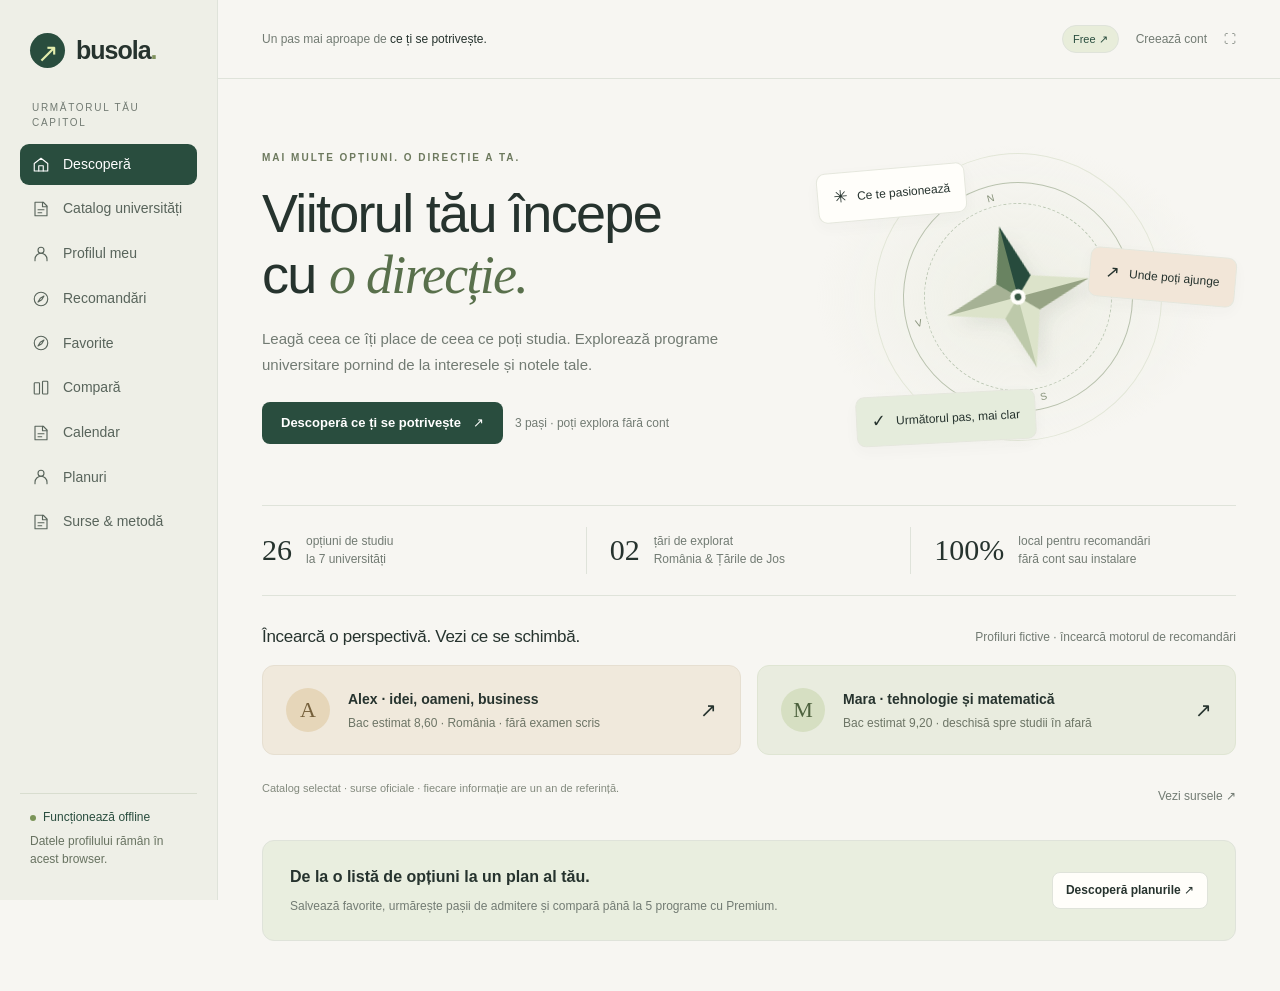
<file: public/index.html>
<!DOCTYPE html>
<html lang="ro"><head><meta charset="UTF-8"><meta name="viewport" content="width=device-width, initial-scale=1"><meta name="description" content="Busola — explorează programele universitare pe baza intereselor și a cerințelor de admitere."><title>Busola — găsește-ți direcția</title><style>:root{--paper:#f7f6f2;--card:#fffefa;--ink:#26332e;--muted:#727b73;--line:#dfE3da;--green:#294d3e;--lime:#e4eead;--rose:#f3ded7;--gold:#f2e5c8;--blue:#dfe9f0;--sage:#e1eadf;--shadow:0 8px 30px #26332e06}*{box-sizing:border-box}body{margin:0;background:var(--paper);color:var(--ink);font-family:'Segoe UI',Arial,sans-serif;font-size:15px;line-height:1.55}button,input,select{font:inherit}button,a,input,select{outline-offset:4px}button{cursor:pointer}button{color:inherit}button:disabled{cursor:default;opacity:.45}a{color:var(--green)}button:focus-visible,a:focus-visible,input:focus-visible,select:focus-visible{outline:3px solid #7d9b56}svg{display:block}h1,h2,h3,p{margin:0}h1,h2{letter-spacing:-1.7px;line-height:1.13}h1{font-size:54px;font-weight:500}h2{font-size:36px;font-weight:500}h3{font-size:18px;line-height:1.35;letter-spacing:-.3px}small{font-size:12px}button{border:0}button svg{width:18px;height:18px}.shell{display:grid;grid-template-columns:218px 1fr;min-height:100vh}.sidebar{background:#eeefe7;border-right:1px solid var(--line);padding:31px 20px;display:flex;flex-direction:column;position:sticky;top:0;height:100vh}.brand{display:flex;align-items:center;gap:11px;text-decoration:none;font-size:25px;font-weight:650;letter-spacing:-1px;background:none;padding:0 10px}.brandmark{width:35px;height:35px;background:var(--green);color:var(--lime);border-radius:50%;display:grid;place-items:center;font-size:26px;font-weight:400}.brand small{font-size:10px;letter-spacing:1px;font-weight:400}.navlabel{font-size:10px;letter-spacing:1.7px;color:var(--muted);margin:48px 12px 13px}.nav{display:flex;flex-direction:column;gap:7px}.nav button{display:flex;align-items:center;gap:13px;text-align:left;background:none;padding:12px;border-radius:9px;color:#58645b;font-size:14px}.nav button:hover{background:#e3e7db}.nav button.active{background:var(--green);color:#fff}.nav button span:last-child:not(:nth-child(2)){margin-left:auto;font-size:11px;background:#ffffff22;border-radius:20px;padding:1px 6px}.side-bottom{margin-top:auto;border-top:1px solid #d8ddcf;padding:20px 10px 0;color:#677260;font-size:12px}.side-bottom strong{display:block;color:var(--green);font-weight:500;margin-bottom:5px}.dot{display:inline-block;width:6px;height:6px;border-radius:50%;background:#7a9458;margin-right:7px}.workspace{min-width:0}.topbar{height:79px;border-bottom:1px solid var(--line);padding:0 44px;display:flex;align-items:center;justify-content:space-between;gap:14px;font-size:12px;color:var(--muted)}.topbar strong{font-weight:500;color:var(--ink)}.toptools{display:flex;align-items:center;gap:17px}.quiet{background:none;padding:7px 0;color:var(--muted);font-size:12px}.quiet:hover{color:var(--green);text-decoration:underline}.pill{display:inline-flex;align-items:center;gap:6px;font-size:11px;line-height:1.35;padding:6px 10px;border:1px solid var(--line);border-radius:30px;background:#fafbf6;color:#5f6c59}.main{max-width:1440px;margin:auto;padding:38px 44px 50px;animation:appear .3s ease}.eyebrow{text-transform:uppercase;font-size:10px;letter-spacing:2px;font-weight:600;color:#6d795e;margin-bottom:18px}.hero{display:grid;grid-template-columns:1.15fr 1fr;min-height:360px;align-items:center;gap:35px}.hero h1{max-width:570px}.serif{font-family:Georgia,serif;font-style:italic;color:#59704c}.intro{max-width:470px;margin-top:20px;color:var(--muted);font-size:15px;line-height:1.7}.actions{display:flex;align-items:center;gap:12px;flex-wrap:wrap;margin-top:25px}.btn{display:inline-flex;justify-content:center;align-items:center;gap:12px;border-radius:8px;padding:12px 19px;background:var(--green);color:white;text-decoration:none;font-size:13px;font-weight:550;line-height:1.4}.btn:hover{background:#1f3d30}.btn.secondary{background:var(--card);color:var(--ink);border:1px solid var(--line)}.btn.secondary:hover{background:#ecefe6}.btn.light{background:var(--lime);color:var(--green)}.btn.small{padding:9px 13px;font-size:12px}.muted{color:var(--muted)}.tiny{font-size:12px}.compass-scene{height:330px;position:relative;display:grid;place-items:center;isolation:isolate;background:radial-gradient(ellipse,#e7eadc88 0%,transparent 65%)}.compass-ring{width:230px;height:230px;border-radius:50%;border:1px solid #b9c2ae;position:relative;display:grid;place-items:center;transform:rotate(-15deg)}.compass-ring:before{content:'';position:absolute;inset:20px;border-radius:50%;border:1px dashed #bec9b6}.compass-ring:after{content:'';position:absolute;inset:-30px;border-radius:50%;border:1px solid #e2e6d7}.compass-ring svg{width:170px;height:170px;filter:drop-shadow(5px 9px 8px #32423015)}.axis{position:absolute;color:#859078;font-size:10px;letter-spacing:2px}.north{top:4px}.south{bottom:4px}.east{right:8px}.west{left:8px}.float-card{position:absolute;background:#fffefa;border:1px solid #e5e7dd;padding:11px 15px;border-radius:9px;box-shadow:0 5px 15px #34443208;z-index:1;font-size:12px;display:flex;align-items:center;gap:10px}.float-card b{font-size:17px;font-weight:400}.float-card.one{left:4%;top:36px;transform:rotate(-5deg)}.float-card.two{right:0;top:120px;transform:rotate(5deg);background:#f2e6d8}.float-card.three{left:13%;bottom:19px;transform:rotate(-3deg);background:#e5ecdc}.statstrip{display:grid;grid-template-columns:repeat(3,1fr);border-top:1px solid var(--line);border-bottom:1px solid var(--line);padding:21px 0;margin:28px 0 30px}.stat{padding:0 23px;border-right:1px solid var(--line);display:flex;gap:14px;align-items:center}.stat:first-child{padding-left:0}.stat:last-child{border:0}.stat b{font-family:Georgia,serif;font-size:30px;font-weight:400}.stat span{font-size:12px;line-height:1.5;color:var(--muted)}.section-top{display:flex;justify-content:space-between;align-items:center;gap:20px;margin-bottom:17px}.section-top h3{font-size:17px;font-weight:500}.demo-grid{display:grid;grid-template-columns:1fr 1fr;gap:16px}.demo-card{padding:21px 23px;border-radius:12px;background:#e9ecdf;display:flex;gap:18px;align-items:center;text-align:left;border:1px solid #dfe5d3;transition:transform .15s}.demo-card:hover{transform:translateY(-3px)}.demo-card.gold{background:#f0e9dc;border-color:#e6dfd1}.demo-card .avatar{width:44px;height:44px;display:grid;place-items:center;border-radius:50%;background:#d6dfc2;color:#4c613d;font-family:Georgia,serif;font-size:22px}.demo-card.gold .avatar{background:#e6d6b9;color:#75603b}.demo-card p{font-size:12px;color:#6d7566;margin-top:3px}.demo-card strong{font-size:14px;font-weight:600}.demo-card .arrow{margin-left:auto;font-size:20px}.footer-note{margin-top:25px;font-size:11px;color:#838a7e;display:flex;justify-content:space-between;gap:15px}.page-head{display:flex;justify-content:space-between;align-items:flex-start;gap:25px;margin-bottom:28px}.page-head p{margin-top:11px;color:var(--muted);max-width:680px;font-size:14px}.stepper{display:flex;gap:12px;margin-bottom:25px}.step{display:flex;align-items:center;gap:9px;font-size:12px;color:var(--muted);flex:1;border-bottom:2px solid var(--line);padding-bottom:14px}.step span{display:grid;place-items:center;width:24px;height:24px;border:1px solid var(--line);border-radius:50%;font-size:11px}.step.current{border-color:var(--green);color:var(--green)}.step.current span{background:var(--green);color:#fff;border-color:var(--green)}.form-layout{display:grid;grid-template-columns:1fr 260px;gap:25px}.panel{border:1px solid var(--line);background:var(--card);border-radius:13px;padding:28px;box-shadow:var(--shadow)}.panel h3{font-size:23px;font-weight:500;letter-spacing:-.5px}.panel>p{margin:9px 0 20px;font-size:13px;color:var(--muted)}.interest-grid{display:grid;grid-template-columns:1fr 1fr;gap:11px}.interest{border:1px solid var(--line);border-radius:9px;text-align:left;background:#fffefa;display:flex;gap:14px;align-items:center;padding:15px 13px;min-height:80px;position:relative}.interest:hover{background:#f4f6ec}.interest.selected{border-color:#647c4b;background:#eef3e2;box-shadow:inset 0 0 0 1px #647c4b}.interest .icon{font-size:24px;width:29px;text-align:center;color:#697959}.interest strong{display:block;font-size:13px;font-weight:550}.interest small{display:block;color:var(--muted);font-size:11px;margin-top:3px}.interest.selected:after{content:'✓';position:absolute;right:8px;top:4px;font-size:11px;color:var(--green)}.form-aside{background:#ecefe3;border-radius:13px;padding:25px;height:fit-content}.form-aside .big-symbol{font-size:32px;color:#64744f;margin-bottom:20px}.form-aside h3{font-size:18px;font-weight:500}.form-aside p{font-size:12px;color:#6e7864;margin:12px 0;line-height:1.75}.form-aside hr{border:0;border-top:1px solid #d5ddc8;margin:24px 0}.field-grid{display:grid;grid-template-columns:1fr 1fr;gap:20px}.field{display:flex;flex-direction:column;gap:7px}.field.full{grid-column:1/-1}.field label{font-size:12px;font-weight:600}.field input,.field select{background:#fffefa;border:1px solid #d4dacd;border-radius:7px;padding:11px 12px;width:100%;height:44px;color:var(--ink)}.field small{color:var(--muted);font-size:11px;font-weight:400}.field.error input{border-color:#a64d3d}.form-actions{display:flex;justify-content:space-between;align-items:center;margin-top:26px;gap:14px}.error-msg{color:#9c392e;font-size:12px;min-height:19px;margin-top:10px}.notice{padding:13px 17px;background:#edf0e3;border:1px solid #dde4cf;border-radius:8px;font-size:12px;color:#637052;line-height:1.65}.notice.warm{background:#f5ebd8;border-color:#eadcc2;color:#80643c}.notice.info{background:#edf1f3;border-color:#dce4e9;color:#526b7b}.results-header{display:flex;gap:15px;align-items:center;margin-bottom:24px}.profile-avatar{flex-shrink:0;background:var(--lime);color:var(--green);font-family:Georgia,serif;font-size:28px;width:59px;height:59px;display:grid;place-items:center;border-radius:50%}.results-header h2{font-size:32px}.results-header p{font-size:12px;color:var(--muted);margin-top:7px}.profile-chips{display:flex;gap:7px;flex-wrap:wrap;margin:20px 0}.tag{background:#edf0e6;color:#647154;font-size:10px;line-height:1.4;padding:5px 8px;border-radius:5px;display:inline-block}.tag.rose{background:var(--rose);color:#875d50}.tag.gold{background:var(--gold);color:#806333}.tag.blue{background:var(--blue);color:#4f6e83}.tag.sage{background:var(--sage);color:#4e6f4b}.results-tools{display:flex;align-items:center;justify-content:space-between;gap:15px;margin:27px 0 16px;font-size:12px}.search{background:var(--card);border:1px solid var(--line);padding:9px 12px;border-radius:7px;max-width:290px;width:100%;font-size:12px}.cards{display:grid;grid-template-columns:repeat(2,minmax(0,1fr));gap:17px}.program-card{border:1px solid var(--line);border-radius:12px;background:var(--card);padding:23px;display:flex;flex-direction:column;box-shadow:var(--shadow);transition:transform .15s}.program-card:hover{transform:translateY(-2px)}.card-top{display:flex;align-items:center;justify-content:space-between;gap:8px}.uni-icon{width:39px;height:39px;display:grid;place-items:center;background:var(--sage);border-radius:10px;font-size:11px;font-weight:650;letter-spacing:1px}.uni-icon.blue{background:var(--blue)}.uni-icon.rose{background:var(--rose)}.uni-icon.gold{background:var(--gold)}.match{font-size:11px;color:#647052;display:flex;align-items:center;gap:6px}.program-card h3{font-size:20px;font-weight:500;margin:17px 0 7px}.location{font-size:11px;color:var(--muted);margin-bottom:15px}.card-tags{display:flex;gap:6px;flex-wrap:wrap}.description{font-size:12px;line-height:1.65;color:var(--muted);margin:15px 0;min-height:40px}.metrics{display:grid;grid-template-columns:1fr 1fr;gap:15px;padding:15px 0;border-top:1px solid #edf0e7;border-bottom:1px solid #edf0e7;margin-top:auto}.metrics small{display:block;color:var(--muted);font-size:10px}.metrics strong{font-size:17px;font-weight:500;display:block;margin-top:4px}.metrics strong.text{font-size:12px;padding-top:4px}.check-preview{font-size:11px;margin:14px 0;color:#7f6b42;display:flex;align-items:flex-start;gap:6px}.check-preview.issue{color:#a04436}.card-actions{display:flex;justify-content:space-between;gap:10px;align-items:center;margin-top:3px}.compare-button{background:none;color:#6a755f;font-size:11px;padding:9px 0}.compare-button.selected{color:var(--green);font-weight:650}.comparebar{position:sticky;bottom:18px;z-index:5;margin:22px 0 0;background:var(--green);color:#fff;border-radius:10px;box-shadow:0 8px 25px #26332e25;padding:13px 20px;display:flex;justify-content:space-between;align-items:center;font-size:12px}.empty{text-align:center;border:1px dashed #cdd6c0;padding:50px 25px;border-radius:12px;background:#f2f4ea}.empty .symbol{font-size:38px;color:#7d8c6c;margin-bottom:15px}.empty h3{font-size:22px;font-weight:500}.empty p{max-width:500px;margin:12px auto 20px;font-size:13px;color:var(--muted)}.table-wrap{overflow:auto;border:1px solid var(--line);border-radius:12px;background:var(--card)}table{width:100%;border-collapse:collapse;table-layout:fixed;font-size:12px;min-width:620px}th,td{text-align:left;vertical-align:top;padding:20px;border-bottom:1px solid var(--line);border-right:1px solid var(--line)}th{font-weight:500;background:#eef1e7}th:first-child,td:first-child{width:150px;font-size:11px;color:var(--muted)}td:last-child,th:last-child{border-right:0}tr:last-child td{border-bottom:0}td p{margin-bottom:8px}.source-card{display:flex;gap:20px;align-items:flex-start;padding:23px 0;border-bottom:1px solid var(--line)}.source-card .source-number{font-family:Georgia,serif;color:#a0aa93;font-size:24px;min-width:35px}.source-card h3{font-size:15px;font-weight:550}.source-card p{font-size:12px;color:var(--muted);margin:7px 0}.source-card a{font-size:12px}.source-card:last-child{border-bottom:0}.split{display:grid;grid-template-columns:1fr 1fr;gap:20px;margin-top:24px}.split h3{font-size:18px;margin-bottom:14px}.split p,.split li{font-size:12px;color:var(--muted);line-height:1.75}.split ul{padding-left:17px}.checklist{list-style:none;padding:0;margin:18px 0}.checklist li{display:flex;align-items:flex-start;gap:10px;padding:10px 0;border-bottom:1px solid #e9ede2;font-size:12px}.check-icon{display:grid;place-items:center;flex-shrink:0;width:19px;height:19px;border-radius:50%;font-size:10px;background:#f1e7d0;color:#887045}.check-icon.ok{background:#e0ebd8;color:#53763d}.check-icon.issue{background:#f3ded6;color:#a44e3c}.detail-source{font-size:11px;color:var(--muted);line-height:1.8;margin-top:17px}.detail-source a{display:block}.detail-top{display:flex;gap:20px;align-items:center;margin-bottom:22px}.detail-top .uni-icon{width:58px;height:58px;font-size:17px}.detail-top h2{font-size:29px;letter-spacing:-1px}.detail-top p{font-size:12px;color:var(--muted);margin-top:7px}.detail-section{margin-top:25px}.detail-section h3{font-size:17px;font-weight:550}.modal{border:1px solid var(--line);border-radius:16px;padding:0;max-width:720px;width:calc(100% - 36px);max-height:88vh;color:var(--ink);background:var(--card);box-shadow:0 20px 80px #12201533}.modal::backdrop{background:#1d2d2580;backdrop-filter:blur(3px)}.modal-inside{padding:32px;overflow:auto}.modal-close{float:right;width:29px;height:29px;background:#edf0e5;border-radius:50%;font-size:18px}.toast{position:fixed;bottom:28px;left:50%;transform:translateX(-50%);z-index:20;background:#263e30;color:#fff;border-radius:9px;padding:13px 22px;font-size:13px;box-shadow:0 8px 25px #22352730;max-width:85vw}.toast[hidden]{display:none}.print-only{display:none}.method-list{display:grid;grid-template-columns:repeat(3,1fr);gap:15px;margin-top:22px}.method-list div{padding:20px;background:#f0f3e8;border-radius:10px}.method-list b{font-size:13px;display:block;margin-bottom:8px}.method-list p{font-size:12px;color:var(--muted)}@keyframes appear{from{opacity:.5;transform:translateY(6px)}to{opacity:1;transform:translateY(0)}}@media(min-width:1550px){.main{padding-top:55px}.hero{min-height:400px}.hero h1{font-size:64px}.compass-scene{height:370px}.compass-ring{width:270px;height:270px}.compass-ring svg{width:205px;height:205px}}@media(max-width:1150px){.sidebar{padding:28px 12px}.shell{grid-template-columns:185px 1fr}.main{padding:30px}.topbar{padding:0 30px}.hero{gap:5px}.hero h1{font-size:44px}.compass-ring{width:190px;height:190px}.float-card{padding:9px;font-size:10px}.form-layout{grid-template-columns:1fr 210px;gap:17px}.panel{padding:21px}.interest{padding:13px 9px;gap:8px}.interest small{font-size:10px}}@media(max-width:900px){.shell{grid-template-columns:77px 1fr}.sidebar{padding:24px 10px}.brand{padding:0;justify-content:center}.brandword,.navlabel,.nav button span,.side-bottom{display:none}.nav{margin-top:40px}.nav button{justify-content:center;padding:14px}.nav button svg{width:20px;height:20px}.form-layout{grid-template-columns:1fr}.form-aside{display:none}.hero{grid-template-columns:1.3fr 1fr}.compass-scene{height:290px}.hero h1{font-size:40px}.float-card.one{left:-10px}.float-card.three{left:0}.cards{gap:13px}.program-card{padding:18px}.demo-card{padding:17px;gap:12px}.demo-card .avatar{display:none}}@media(max-width:650px){.shell{display:block}.sidebar{height:auto;position:relative;flex-direction:row;align-items:center;justify-content:space-between;padding:13px 18px;border-right:0;border-bottom:1px solid var(--line)}.brandword{display:block;font-size:22px}.brandmark{width:29px;height:29px;font-size:22px}.nav{flex-direction:row;margin:0;gap:4px}.nav button{padding:9px}.nav button[data-go="sources"]{display:none}.topbar{height:52px;padding:0 20px;font-size:10px}.topbar .pill{display:none}.toptools{gap:10px}.main{padding:25px 20px}.hero{display:block;min-height:auto}.hero h1{font-size:42px}.compass-scene{height:240px;margin-top:15px}.compass-ring{width:165px;height:165px}.compass-ring svg{width:125px;height:125px}.float-card.one{left:15%;top:20px}.float-card.two{right:8%;top:95px}.float-card.three{left:20%;bottom:5px}.statstrip{margin:22px 0;padding:15px 0}.stat{padding:0 12px;gap:8px;align-items:flex-start;flex-direction:column}.stat b{font-size:24px}.stat span{font-size:10px}.demo-grid,.cards,.field-grid,.split,.method-list{grid-template-columns:1fr}.demo-card .avatar{display:grid}.section-top{align-items:flex-start}.section-top .tiny{display:none}.footer-note{display:block}.footer-note span{display:block;margin-top:5px}.page-head{display:block}.page-head h2{font-size:31px}.page-head .btn{margin-top:14px}.interest-grid{grid-template-columns:1fr}.step{font-size:10px;gap:5px}.step span{width:20px;height:20px}.panel{padding:20px}.results-header h2{font-size:27px}.results-header .profile-avatar{width:47px;height:47px;font-size:24px}.results-tools{flex-wrap:wrap}.search{max-width:none}.comparebar{padding:12px;font-size:11px;gap:10px}.detail-top{align-items:flex-start;gap:12px}.detail-top h2{font-size:23px}.modal-inside{padding:22px}.toptools .quiet:first-child{display:none}}@media(prefers-reduced-motion:reduce){*{animation:none!important;transition:none!important}}@media print{body{background:white;font-size:11px}.sidebar,.topbar,.actions,.card-actions,.comparebar,.results-tools,.page-head>.btn,.profile-chips button,.modal,.toast,.footer-note{display:none!important}.shell{display:block}.main{padding:0;max-width:none}.print-only{display:block;font-size:11px;padding:10px 0}.cards{display:block}.program-card{break-inside:avoid;margin:10px 0;box-shadow:none}.program-card:hover{transform:none}.description{min-height:0}.table-wrap{overflow:visible}table{min-width:0}th,td{padding:10px}.notice{break-inside:avoid}}

/* Accounts, admissions catalogue and application planner. */
.navlabel{margin-top:30px}.nav{gap:3px}.nav button{padding:10px 12px}.sidebar{overflow-y:auto}.side-bottom{padding-top:14px;margin-top:auto}.plan-pill{cursor:pointer;background:#e8edda;color:var(--green)}.upgrade-strip,.sponsor{display:flex;align-items:center;justify-content:space-between;gap:24px;padding:24px 27px;border-radius:12px;margin-top:28px;border:1px solid var(--line);background:#e9eedf}.upgrade-strip strong{font-size:16px;font-weight:550}.upgrade-strip p,.sponsor p{font-size:12px;color:var(--muted);margin-top:7px;max-width:650px}.upgrade-strip .btn,.sponsor .btn{flex-shrink:0}.sponsor{background:#f2ece0;border-color:#e3d8c3}.sponsor .eyebrow{display:block;font-size:9px;margin-bottom:9px;color:#897146}.sponsor h3{font-weight:500}.favorite-btn{width:33px;height:33px;border-radius:50%;font-size:23px;line-height:1;background:#f0f2e9;color:#6c785c;flex-shrink:0}.favorite-btn:hover,.favorite-btn.selected{background:#efdcd5;color:#975d54}.card-top .match{margin-left:auto;text-align:right}.fee-line{font-size:11px;margin:0 0 18px;padding:12px 14px;background:#f2f4ed;border-radius:7px}.fee-line strong{font-weight:550}.fee-line p{margin-top:3px;color:#596850}.fee-line small{display:block;margin-top:5px;color:var(--muted);font-size:10px}.catalog-filters{display:grid;grid-template-columns:1.2fr .8fr 1.3fr;gap:12px}.catalog-filters .search{max-width:none;font-size:13px}.catalog-filters select{min-width:0;width:100%;padding:10px;border:1px solid var(--line);border-radius:7px;background:var(--card);font-size:12px;color:var(--ink)}.future-filter{grid-column:1/-1;display:flex;align-items:center;gap:8px;font-size:12px;color:var(--muted)}input[type=checkbox]{accent-color:var(--green);width:16px;height:16px;flex-shrink:0}.modal{max-width:880px}.detail-tabs{display:flex;gap:9px;flex-wrap:wrap;margin-bottom:20px}.detail-tabs a{padding:8px 11px;background:#eef1e6;border-radius:6px;text-decoration:none;font-size:11px}.document-list{padding-left:19px;font-size:12px;color:#5b685a;line-height:1.75}.document-list li{margin:6px 0}.fact-row{padding:18px 0;border-bottom:1px solid var(--line);font-size:12px}.fact-row>div:first-child{display:flex;align-items:flex-start;justify-content:space-between;gap:15px}.fact-row strong{font-weight:600}.fact-row p{margin:8px 0;line-height:1.75;color:#5f6c60}.fact-badge{font-size:10px;padding:4px 8px;border-radius:5px;max-width:50%;text-align:right;background:#ecede6;color:#707660}.fact-badge.official{background:#e5edde;color:#4f6e43}.fact-badge.historical{background:#ece8df;color:#7b6c55}.fact-badge.estimate{background:#e7edf1;color:#5a7182}.fact-badge.unknown{background:#f4e9d6;color:#907340}.fact-sources{font-size:10px;line-height:1.8}.fact-sources a{color:#758568}.detail-source a{overflow-wrap:anywhere}.account-summary,.pricing-grid{display:grid;grid-template-columns:1fr 1fr;gap:22px}.auth-tabs{display:flex;gap:8px;border-bottom:1px solid var(--line);margin-bottom:24px;padding-bottom:14px}.auth-tabs button{font-size:12px;padding:9px 12px;border-radius:6px;background:#edf0e6;color:#627054}.auth-tabs button.active{background:var(--green);color:white}.price-card{padding:31px;border:1px solid var(--line);border-radius:14px;background:var(--card);position:relative;display:flex;flex-direction:column;align-items:flex-start}.price-card h3{font-size:25px;font-weight:500;margin-top:5px}.price-card>.eyebrow{margin-bottom:12px}.price{font-family:Georgia,serif;font-size:55px;line-height:1.2;margin:21px 0 13px}.price small{font-family:'Segoe UI',Arial,sans-serif;font-size:12px;color:var(--muted);display:inline-block}.price-card>p{font-size:13px;color:var(--muted)}.price-card ul{padding-left:20px;margin:25px 0 28px;font-size:13px;line-height:2.2;flex:1}.price-card>.btn{width:100%}.price-card>small{display:block;font-size:10px;text-align:center;width:100%;margin-top:11px}.price-card.featured{background:var(--green);color:#fff;border-color:var(--green);padding-top:54px}.featured .eyebrow,.featured .price small,.featured>p,.featured>small{color:#c2d1b9}.price-label{position:absolute;top:0;left:0;right:0;background:var(--lime);color:var(--green);border-radius:13px 13px 0 0;padding:8px 20px;font-size:10px;text-align:center;letter-spacing:1.3px}.calendar-card{margin-top:22px}.calendar-card .eyebrow{display:block;font-size:9px;margin-bottom:7px}.calendar-card h3{font-size:21px}.deadline-list{padding:15px 0;border-top:1px solid var(--line);border-bottom:1px solid var(--line)}.deadline{display:flex;align-items:flex-start;gap:20px;font-size:12px;padding:7px 0}.deadline>strong{color:var(--green);white-space:nowrap;background:#e9efdf;padding:8px 10px;border-radius:6px}.deadline small{display:block;font-size:10px;margin-top:5px}.task-list{display:grid;gap:12px;margin-top:20px;font-size:12px}.task-list label{display:flex;gap:10px;align-items:flex-start}.task-list input{margin-top:3px}.task-list label:has(input:checked) span{color:#7c8872;text-decoration:line-through}
@media(max-height:800px) and (min-width:651px){.sidebar{padding-top:20px;padding-bottom:20px}.navlabel{margin-top:22px}.nav button{padding-top:8px;padding-bottom:8px}.side-bottom{font-size:10px;padding-top:10px}.side-bottom br+br{display:none}}
@media(max-width:900px){.price-card{padding:23px}.nav{margin-top:28px}.upgrade-strip{align-items:flex-start;flex-direction:column}.catalog-filters{grid-template-columns:1fr 1fr}.catalog-filters>.search{grid-column:1/-1}}
@media(max-width:650px){.sidebar{flex-wrap:wrap;gap:12px}.nav{margin:0;overflow-x:auto;width:100%;flex-shrink:0;justify-content:space-between}.nav button{flex-shrink:0;padding:9px}.nav button[data-go="sources"]{display:flex}.topbar>span{font-size:9px}.toptools{gap:9px}.toptools .quiet:first-child{display:inline-flex}.topbar .plan-pill{display:inline-flex;font-size:10px;padding:5px 8px}.pricing-grid,.account-summary{grid-template-columns:1fr}.price-card{padding:27px}.fact-row>div:first-child{flex-direction:column;gap:7px}.fact-badge{max-width:100%;text-align:left}.sponsor{flex-direction:column;align-items:flex-start}.deadline{flex-direction:column;gap:10px}.catalog-filters{grid-template-columns:1fr}.catalog-filters>.search{grid-column:auto}.upgrade-strip,.sponsor{padding:20px}.account-summary .actions{gap:8px}.auth-tabs button{font-size:11px;padding:8px}}
@media print{.favorite-btn,.sponsor,.upgrade-strip,.catalog-filters,.auth-tabs{display:none!important}.fact-row,.calendar-card{break-inside:avoid}.fact-badge{color:#333}.price-card.featured{background:white;color:#222}.featured .eyebrow,.featured .price small,.featured>p,.featured>small{color:#333}}

/* Precise interests and contextual admission benchmarks. */
.science-interests{border:1px solid var(--line);border-radius:10px;padding:17px;margin:22px 0 0;min-width:0}.science-interests legend{font-size:14px;font-weight:600;padding:0 7px}.science-interests>p{font-size:11px;color:var(--muted);margin:0 0 14px}.program-meta{font-size:11px;color:var(--muted);margin:-4px 0 14px}.admission-overview{margin-top:0;border-top:1px solid var(--line);padding-top:15px}.personal-grade{display:flex;justify-content:space-between;align-items:center;gap:10px;margin-bottom:15px}.personal-grade small{display:block;font-size:11px;color:var(--muted)}.personal-grade strong{display:block;font-size:29px;font-weight:500;letter-spacing:-.7px}.personal-grade strong span{font-size:13px;letter-spacing:0;color:var(--muted)}.personal-grade strong.text{font-size:16px;letter-spacing:0;margin-top:4px}.personal-grade .tag{font-size:9px}.admission-method{font-size:11px;color:var(--muted);margin:0 0 14px;line-height:1.7}.history-block{background:#f2f4ec;border:1px solid #e0e6d7;border-radius:9px;padding:14px;margin:12px 0 16px}.history-heading strong{display:block;font-size:11px;font-weight:600}.history-heading>span{display:block;font-size:10px;color:var(--muted);margin-top:3px}.history-grid{display:grid;grid-template-columns:1fr 1fr;gap:12px;margin:13px 0}.history-value>span{display:block;font-size:10px;color:var(--muted)}.history-value>strong{display:block;font-size:23px;font-weight:500;line-height:1.3}.history-value small{display:block;font-size:10px;margin-top:5px}.history-value .below{color:#9b4532}.history-value .above{color:#486444}.admission-status{border-radius:6px;padding:10px 12px;background:#e4ecde;border-left:3px solid #729365}.admission-status strong{font-size:11px;font-weight:650;display:block}.admission-status p{font-size:10px;line-height:1.7;margin:4px 0 0}.admission-status.below{background:#f5e4dc;border-color:#b35c43;color:#87402f}.admission-status.mixed{background:#f5ebd6;border-color:#b78b3f;color:#806127}.history-note{font-size:10px;line-height:1.6;color:#75816b;margin:10px 0 0}.history-unavailable{font-size:11px;padding:12px 0 16px;border-top:1px solid var(--line)}.history-unavailable strong{font-weight:550}.history-unavailable p{font-size:11px;line-height:1.7;color:var(--muted);margin-top:5px}.eligibility-issue{background:#f6e5dd;border-left:3px solid #b35c43;border-radius:6px;padding:10px 12px;margin:0 0 14px;font-size:11px;color:#87402f}.eligibility-issue p{margin-top:5px}.table-wrap .history-block{min-width:200px}.card-actions{margin-top:8px}.detail-section>.history-block{max-width:520px}

.program-card>.card-actions{margin-top:auto;padding-top:10px}

.exam-estimates{margin-top:26px;border:1px solid var(--line,#ddd);border-radius:12px;padding:18px;background:#f7f8f1}.exam-estimates summary{cursor:pointer}.exam-estimates summary span{display:block;font-size:12px;color:#586350;margin:6px 0 0 18px}.exam-estimates>p{font-size:13px;margin:16px 0}.exam-estimates h4{margin:22px 0 12px}.exam-estimates .field-grid{margin-top:14px}.personal-grade strong{overflow-wrap:anywhere}

.fee-line p,.fact-row p,.tuition-text{white-space:pre-line}
</style></head><body>
<div class="shell"><aside class="sidebar"><button class="brand" data-go="home" aria-label="Busola, pagina de start"><span class="brandmark">↗</span><span class="brandword">busola<span style="color:#7f925d">.</span></span></button><div class="navlabel">URMĂTORUL TĂU CAPITOL</div><nav class="nav" aria-label="Navigare principală" id="nav"></nav><div class="side-bottom"><strong><span class="dot"></span>Funcționează offline</strong>Datele profilului rămân în acest browser.</div></aside><div class="workspace"><header class="topbar"><span>Un pas mai aproape de <strong>ce ți se potrivește.</strong></span><div class="toptools"><span class="pill"><span class="dot"></span>Catalog universitar</span><button class="quiet" data-action="fullscreen">Ecran complet ↗</button></div></header><main class="main" id="main" tabindex="-1"></main></div></div>
<dialog class="modal" id="dialog" aria-label="Detalii program"><div class="modal-inside" id="dialog-content"></div></dialog><div class="toast" id="toast" role="status" hidden></div>
<noscript><p style="padding:25px">Activează JavaScript în browser pentru a folosi chestionarul și recomandările.</p></noscript>
<script>'use strict';
const Busola = (() => {
  const checked = '02.11.2026';
  const sources = {
    ase: {label:'ASE · modalitatea concursului, 2026',url:'https://admitere.ase.ro/licenta-2026/info-admitere/Modalitate_concurs_admitere_2026.pdf',year:'Admitere 2026'},
    offer: {label:'ASE · oferta de studii, 2026',url:'https://admitere.ase.ro/licenta-2026/info-admitere/Brosura_Admitere_2026.pdf',year:'Admitere 2026'},
    tcs: {label:'Twente · Technical Computer Science',url:'https://www.utwente.nl/en/education/bachelor/programmes/technical-computer-science/enrolment/admission/',year:'Pagina curentă; anul de aplicare trebuie confirmat'},
    bit: {label:'Twente · Business Information Technology',url:'https://www.utwente.nl/en/education/bachelor/programmes/business-information-technology/enrolment/admission/',year:'Pagina curentă; anul de aplicare trebuie confirmat'},
    iba: {label:'Twente · International Business Administration',url:'https://www.utwente.nl/en/education/bachelor/programmes/international-business-administration/enrolment/admission/',year:'Pagina curentă; anul de aplicare trebuie confirmat'},
    diploma: {label:'Twente · condiții pentru diploma românească',url:'https://www.utwente.nl/en/education/bachelor/application-admission/admission/',year:'Pagina curentă; secțiunea Romania'}
  };
  const interests = [
    {id:'tech',label:'Tehnologie',icon:'⌘',desc:'Cod, aplicații și sisteme'},
    {id:'math',label:'Matematică & analiză',icon:'∑',desc:'Date, modele și probleme'},
    {id:'business',label:'Antreprenoriat',icon:'↗',desc:'Idei, proiecte și echipe'},
    {id:'finance',label:'Finanțe',icon:'◈',desc:'Bani, economie și decizii'},
    {id:'communication',label:'Comunicare',icon:'◎',desc:'Oameni, mesaje și branduri'},
    {id:'society',label:'Societate',icon:'⌂',desc:'Comunități și instituții'},
    {id:'arts',label:'Artă & design',icon:'✳',desc:'Creație și expresie vizuală'},
    {id:'psychology',label:'Psihologie',icon:'◎',desc:'Comportament, gândire și emoții'},
    {id:'physics',group:'sciences',label:'Fizică',icon:'⚛',desc:'Materie, energie și univers'},
    {id:'chemistry',group:'sciences',label:'Chimie',icon:'⚗',desc:'Substanțe, reacții și materiale'},
    {id:'biology',group:'sciences',label:'Biologie',icon:'❧',desc:'Organisme, ecosisteme și viață'},
    {id:'health',group:'sciences',label:'Medicină & nutriție',icon:'♡',desc:'Sănătate, îngrijire și alimentație'}
  ];
  const ase = {uni:'Academia de Studii Economice',short:'ASE',city:'București',country:'ro',language:'ro',kind:'ase',source:['ase','offer']};
  const twente = {uni:'University of Twente',short:'UT',city:'Enschede',country:'nl',language:'en',kind:'twente'};
  const programs = [
    {...ase,id:'marketing',name:'Marketing',tags:['communication','business'],description:'O direcție de explorat dacă îți place să înțelegi oamenii și să transformi idei în mesaje.',color:'rose'},
    {...ase,id:'management',name:'Management',tags:['business','society'],description:'Pentru interesul față de organizarea proiectelor, lucrul cu echipe și deciziile dintr-o organizație.',color:'gold'},
    {...ase,id:'finance',name:'Finanțe și bănci',tags:['finance','math'],description:'O opțiune de explorat dacă îți plac cifrele, analiza și întrebările despre economie.',color:'sage'},
    {...ase,id:'accounting',name:'Contabilitate și informatică de gestiune',tags:['finance','tech','math'],description:'Pune în legătură interesul pentru informații financiare, instrumente digitale și analiză.',color:'sage'},
    {...ase,id:'informatics',name:'Informatică economică',tags:['tech','business','math'],kind:'csie',description:'O direcție la intersecția dintre programare, analiză și problemele organizațiilor.',color:'blue'},
    {...ase,id:'cybernetics',name:'Cibernetică economică',tags:['math','finance','tech'],kind:'csie',description:'Merită explorată dacă îți plac modelele matematice și analiza sistemelor economice.',color:'blue'},
    {...ase,id:'administration',name:'Administrație publică',tags:['society','communication'],description:'Pentru interesul față de instituții, comunități și felul în care sunt organizate serviciile publice.',color:'gold'},
    {...twente,id:'tcs',name:'Technical Computer Science',tags:['tech','math'],source:['tcs','diploma'],description:'O opțiune internațională de explorat pentru interesul față de informatică și rezolvarea problemelor.',color:'blue'},
    {...twente,id:'bit',name:'Business Information Technology',tags:['tech','business','math'],source:['bit','diploma'],description:'Leagă interesul pentru tehnologie de procesele și nevoile organizațiilor.',color:'sage'},
    {...twente,id:'iba',name:'International Business Administration',tags:['business','communication','finance'],source:['iba','diploma'],description:'O direcție internațională pentru interesul față de afaceri, organizații și comunicare.',color:'rose'}
  ];
  const maxInterests = 4;
  const examFields = [
    {key:'exam',label:'ASE · CSIE',min:1,max:10,step:'0.01',hint:'Nota estimată la examenul de matematică, pe scara 1–10.'},
    {key:'poliP1',label:'POLITEHNICA · P1: matematică',min:1,max:10,step:'0.01',hint:'Algebră și analiză. Nota probei, nu numărul de răspunsuri corecte.'},
    {key:'poliP2',label:'POLITEHNICA · P2: fizică / informatică',min:1,max:10,step:'0.01',hint:'Nota la disciplina pe care ai alege-o. Pentru ACS și ETTI, sesiunea II.'},
    {key:'umfMed',label:'UMF · Medicină',min:0,max:100,step:'1',hint:'Punctaj total estimat, 0–100: biologie + fizică sau chimie.'},
    {key:'umfDental',label:'UMF · Medicină dentară',min:0,max:100,step:'1',hint:'Punctaj total estimat, 0–100, pentru proba de Medicină dentară.'},
    {key:'umfPharm',label:'UMF · Farmacie',min:0,max:100,step:'1',hint:'Punctaj total estimat, 0–100, pentru proba de Farmacie.'},
    {key:'umfNutrition',label:'UMF · Nutriție și dietetică',min:0,max:40,step:'1',hint:'Punctaj estimat la biologie, 0–40.'}
  ];
  const examValid = (field,v) => v!=='' && v!==null && v!==undefined && Number.isFinite(Number(v)) && Number(v)>=field.min && Number(v)<=field.max && (field.step!=='1'||Number.isInteger(Number(v)));
  const emptyProfile = () => ({name:'',interests:[],bac:'',school:'',...Object.fromEntries(examFields.map(f=>[f.key,''])),diploma:'planned',math:'unknown',english:'planned',country:'all',language:'all',written:'any'});
  const demos = {
    business:{name:'Alex',interests:['business','communication'],bac:'8.60',school:'9.10',exam:'',diploma:'planned',math:'no',english:'planned',country:'ro',language:'ro',written:'avoid'},
    tech:{name:'Mara',interests:['tech','math'],bac:'9.20',school:'9.40',exam:'8.50',diploma:'planned',math:'yes',english:'proof',country:'all',language:'all',written:'any'}
  };
  const grade = v => v!=='' && v!==null && v!==undefined && Number.isFinite(Number(v)) && Number(v)>=1 && Number(v)<=10;
  const number = v => Number(v).toFixed(2).replace('.',',');
  function admission(p, profile) {
    if(p.kind==='poli') {
      const formula='Sesiunea II · 2026, bac românesc: MC = (P1 + P2) / 2; MG = 80% × MC + 20% × bac. MC și MG se trunchiază la două zecimale.';
      if(!['bac','poliP1','poliP2'].every(k=>grade(profile[k])))return {value:null,label:'Simulare opțională',formula};
      const trunc=v=>Math.floor((v+1e-9)*100)/100;
      const value=trunc(.8*trunc((Number(profile.poliP1)+Number(profile.poliP2))/2)+.2*Number(profile.bac));
      return {value,label:'Medie simulată',formula,badge:'POLITEHNICA · iulie 2026',scale:10};
    }
    if(p.kind==='umf') {
      const f=examFields.find(x=>x.key===p.examKey);
      return {value:f&&examValid(f,profile[p.examKey])?Number(profile[p.examKey]):null,label:f&&examValid(f,profile[p.examKey])?'Punctaj estimat':'Simulare opțională',scale:p.scoreMax,badge:'UMF · admitere 2026',formula:'Punctajul introdus pentru acest program, din '+p.scoreMax+' puncte. Clasare după proba scrisă; bacul este criteriu de departajare. Regulament 2026.'};
    }
    if(p.kind==='external') return {value:null,label:'Vezi criteriile',formula:p.admissionSummary||'Consultă cerințele specifice programului.'};
    if(p.kind==='twente') return {value:null,label:'Evaluare individuală',formula:'Universitatea verifică diploma și documentele; MVP-ul nu calculează o probabilitate de admitere.'};
    if(!grade(profile.bac)||!grade(profile.school)) return {value:null,label:'Date incomplete',formula:'Completează media de bac și media anilor de liceu.'};
    const base=.7*Number(profile.bac)+.3*Number(profile.school);
    if(p.kind==='csie') return grade(profile.exam)
      ? {value:.5*base+.5*Number(profile.exam),label:'Medie simulată',formula:'50% × (70% bac + 30% liceu) + 50% examen ASE'}
      : {value:null,label:'Lipsește nota la examen',formula:'50% × (70% bac + 30% liceu) + 50% examen ASE'};
    return {value:base,label:'Medie simulată',formula:'70% bac + 30% media anilor de liceu'};
  }
  function checks(p, profile) {
    const out=[];
    const add=(state,text)=>out.push({state,text});
    if(profile.diploma==='no') add('issue','Diploma de bacalaureat nu este încă obținută.');
    else if(grade(profile.bac)&&Number(profile.bac)<6) add('issue','Media de bac introdusă este sub 6; verifică situația promovării.');
    else if(profile.diploma==='obtained') add('ok','Diplomă de bac declarată ca obținută; documentele nu au fost verificate.');
    else add('pending','Diploma de bac trebuie obținută; notele introduse sunt estimări.');
    if(['external','poli','umf'].includes(p.kind)) {
      const a=admission(p,profile);
      if(p.kind==='poli'&&a.value!==null&&a.value<5)add('issue','Media simulată este sub baremul minim 5,00 din regulamentul POLITEHNICA 2026.');
      if(p.kind==='umf'&&a.value!==null&&a.value<p.scoreMax/2)add('issue','Punctajul estimat este sub echivalentul notei minime 5 din regulamentul UMF 2026.');
      (p.requirements||[]).forEach(text=>add('pending',text));
      return out;
    }
    if(p.kind==='twente') {
      add(profile.math==='no'?'issue':profile.math==='yes'?'ok':'pending',profile.math==='no'?'Cerință neacoperită: matematica la bac, conform rutei standard pentru diploma românească.':profile.math==='yes'?'Matematică la bac declarată; universitatea verifică nivelul și documentele.':'Confirmă dacă susții matematica la bac.');
      add('pending',profile.english==='proof'?'Ai declarat o dovadă de engleză; acceptarea ei sau o eventuală scutire trebuie confirmată.':profile.english==='planned'?'Pregătește dovada de engleză sau verifică dacă te încadrezi la o scutire.':'Cerința de engleză rămâne de rezolvat: verifică dovezile și scutirile acceptate.');
      if(p.id==='tcs'||p.id==='bit') add('pending','Nivelul de matematică trebuie evaluat față de cerința programului (VWO Mathematics B).');
      if(p.id==='tcs') add('pending','Parcurge procedura obligatorie de matching a programului.');
      add('pending','Admisibilitatea finală se stabilește individual, după depunerea dosarului.');
    } else {
      add('pending','Pregătește eseul motivațional; este evaluat admis/respins.');
      if(p.kind==='csie') add('pending',grade(profile.exam)?'Nota de examen introdusă este o simulare; examenul ASE la matematică rămâne necesar.':'Este necesar examenul ASE la matematică; media de liceu nu îl înlocuiește.');
      add('pending','Reverifică metodologia pentru anul în care aplici; formula inclusă este din 2026.');
    }
    return out;
  }
  function rank(profile) {
    return programs.filter(p=>(profile.country==='all'||p.country===profile.country)&&(profile.language==='all'||p.language===profile.language)&&!(profile.written==='avoid'&&(p.kind==='csie'||p.writtenExam===true)))
      .map(p=>({...p,matches:profile.interests.filter(t=>p.tags.includes(t)),admission:admission(p,profile),checks:checks(p,profile)}))
      .filter(p=>p.matches.length>0)
      .sort((a,b)=>b.matches.length-a.matches.length||a.checks.filter(c=>c.state==='issue').length-b.checks.filter(c=>c.state==='issue').length||a.name.localeCompare(b.name,'ro'));
  }
  return {checked,sources,interests,programs,maxInterests,examFields,examValid,emptyProfile,demos,grade,number,admission,checks,rank};
})();
</script><script>const CatalogExtension = {"sources": {"asefees": {"label": "ASE · taxe oficiale", "url": "https://admitere.ase.ro/licenta-2026/info-admitere/Taxe_inscriere_si_scolarizare.pdf", "year": "2026–2027"}, "aseseats": {"label": "ASE · locuri IF, iulie 2026", "url": "https://admitere.ase.ro/licenta-2026/info-admitere/Oferta_locuri_IF_iulie_2026.pdf", "year": "Iulie 2026"}, "asecutoff": {"label": "ASE · ultimele medii IF, etapa 2", "url": "https://admitere.ase.ro/licenta-2026/medii-admitere/MediiAdmitere_Etapa2_IF.pdf", "year": "Iulie 2026 · etapa 2"}, "asedocs": {"label": "ASE · dosarul de înscriere IF", "url": "https://admitere.ase.ro/licenta-2026/info-admitere/Dosar_inscriere_licenta_IF_2026.pdf", "year": "2026"}, "asecalendar": {"label": "ASE · calendar IF, versiunea cu 17 iulie", "url": "https://admitere.ase.ro/licenta-2026/info-admitere/Grafic_admitere_iulie_2026_2027_IF.pdf", "year": "Iulie 2026 · sesiune încheiată"}, "ase2027": {"label": "ASE · statutul informațiilor 2027", "url": "https://ase.ro/admitere/licenta", "year": "2027–2028 · regulament în așteptare"}, "roliving": {"label": "Study in Romania · costuri orientative", "url": "https://studyinromania.gov.ro/faq-costs", "year": "Pagină fără an de referință; estimare națională"}, "uaic_info": {"label": "UAIC Informatică — condiții admitere 2026", "url": "https://admitere.uaic.ro/avada_portfolio/informatica-admitere-licenta-nou/", "year": 2026, "checked": "02.11.2026"}, "uaic_psih": {"label": "UAIC Psihologie — condiții admitere 2026", "url": "https://admitere.uaic.ro/avada_portfolio/psihologie-si-stiinte-ale-educatiei-admitere-licenta/", "year": 2026, "checked": "02.11.2026"}, "uaic_bio": {"label": "UAIC Biologie — condiții admitere 2026", "url": "https://admitere.uaic.ro/avada_portfolio/biology/", "year": 2026, "checked": "02.11.2026"}, "uaic_docs": {"label": "UAIC — documente licență 2026", "url": "https://admitere.uaic.ro/acte-necesare-la-inscriere-licenta/", "year": 2026, "checked": "02.11.2026"}, "uaic_calendar": {"label": "UAIC — calendar septembrie 2026", "url": "https://admitere.uaic.ro/admitere-licenta/", "year": 2026, "checked": "02.11.2026"}, "uaic_places": {"label": "UAIC — locuri septembrie 2026, document 26.08.2026", "url": "https://admitere.uaic.ro/wp-content/uploads/2016/03/SITUATIE-FINALA-LOCURI-ADMITERE-SEPTEMBRIE-LICENTA_26-08-2026.pdf", "year": 2026, "checked": "02.11.2026"}, "uaic_camin": {"label": "UAIC — tarife cămine 2026/2027", "url": "https://www.uaic.ro/studenti/cazare/", "year": 2026, "checked": "02.11.2026"}, "uaic_info_duration": {"label": "UAIC — plan Informatică 2026–2029", "url": "https://edu.info.uaic.ro/fise-discipline/2026/plan%20invatamant%20informatica%20seria%202026%20-%202029.pdf", "year": 2026, "checked": "02.11.2026"}, "uaic_psih_duration": {"label": "UAIC Psihologie — oferta 2026", "url": "https://www.psih.uaic.ro/admitere/", "year": 2026, "checked": "02.11.2026"}, "uaic_bio_duration": {"label": "UAIC Biologie — perioade studii", "url": "https://www.bio.uaic.ro/?page_id=682", "year": 2026, "checked": "02.11.2026"}, "uaic_info_2027": {"label": "UAIC Informatică — pagină 2027, calendar TBD și regulament 2026", "url": "https://info.uaic.ro/admitere-licenta/", "year": 2027, "checked": "02.11.2026"}, "ubb_info": {"label": "UBB FMI — regulament admitere 2026", "url": "https://www.cs.ubbcluj.ro/admitere/nivel-licenta/admiterea-la-facultatea-de-matematica-si-informatica-nivel-licenta/", "year": 2026, "checked": "02.11.2026"}, "ubb_info_faq": {"label": "UBB FMI — taxe și întrebări frecvente 2026", "url": "https://www.cs.ubbcluj.ro/intrebari-frecvente-admitere-nivel-licenta-2026-facultatea-de-matematica-si-informatica/", "year": 2026, "checked": "02.11.2026"}, "ubb_info_docs": {"label": "UBB FMI — documente 2026", "url": "https://www.cs.ubbcluj.ro/admitere/nivel-licenta/acte-necesare-la-inscrierea-la-facultate-nivel-licenta/", "year": 2026, "checked": "02.11.2026"}, "ubb_info_calendar": {"label": "UBB FMI — calendar septembrie 2026", "url": "https://www.cs.ubbcluj.ro/admitere/nivel-licenta/calendarul-concursului-de-admitere-nivel-licenta/", "year": 2026, "checked": "02.11.2026"}, "ubb_info_places": {"label": "UBB FMI — locuri septembrie 2026", "url": "https://www.cs.ubbcluj.ro/locuri-scoase-la-concurs-pentru-admiterea-nivel-licenta-sesiunea-septembrie-2026/", "year": 2026, "checked": "02.11.2026"}, "ubb_fsega": {"label": "UBB FSEGA — ofertă și taxe 2026/2027", "url": "https://infoadmitere.ubbcluj.ro/ro/licenta/stiinte_economice", "year": 2026, "checked": "02.11.2026"}, "ubb_fsega_rules": {"label": "UBB FSEGA — criterii admitere 2026", "url": "https://econ.ubbcluj.ro/admitere/2026/septembrie/licenta-regulament-admitere.php", "year": 2026, "checked": "02.11.2026"}, "ubb_fsega_docs": {"label": "UBB FSEGA — înscriere 13–19 iulie 2026", "url": "https://econ.ubbcluj.ro/admitere/2026/iulie/licenta-1-inscriere.php", "year": 2026, "checked": "02.11.2026"}, "ubb_fsega_places": {"label": "UBB FSEGA — repartizare inițială iulie 2026", "url": "https://econ.ubbcluj.ro/admitere/2026/iulie/regulamente/Licent%CC%A6a%CC%86%20Locuri%20admitere%202026%20initiale_09.06.2026.pdf", "year": 2026, "checked": "02.11.2026"}, "ubb_camin": {"label": "UBB — tarife cămine 2026/2027", "url": "https://www.ubbcluj.ro/ro/taxe/tarife_de_cazare/1000", "year": 2026, "checked": "02.11.2026"}, "utDiploma27": {"label": "Twente · diploma românească și discipline", "url": "https://www.utwente.nl/en/education/bachelor/application-admission/admission/", "year": "2027", "checked": "02.11.2026"}, "utEnglish27": {"label": "Twente · certificate de limbă", "url": "https://www.utwente.nl/en/education/bachelor/application-admission/admission/language-requirements/", "year": "2027", "checked": "02.11.2026"}, "utFee27": {"label": "Twente · taxe și estimarea cheltuielilor", "url": "https://www.utwente.nl/en/education/bachelor/tuition-fees/", "year": "2027–2028; trai: estimare fără an explicit", "checked": "02.11.2026"}, "utApplicationFee": {"label": "Twente · taxa de procesare", "url": "https://www.utwente.nl/en/education/bachelor/application-admission/application/application-fee/", "year": "pagina curentă", "checked": "02.11.2026"}, "utDeadlines": {"label": "Twente · calendar pentru cetățeni SEE", "url": "https://www.utwente.nl/en/education/bachelor/application-admission/bachelor-deadlines/", "year": "calendar general publicat", "checked": "02.11.2026"}, "utDocuments": {"label": "Twente · documentele dosarului", "url": "https://www.utwente.nl/en/education/bachelor/application-admission/application/required-application-documents/", "year": "pagina curentă", "checked": "02.11.2026"}, "utTcsMatch27": {"label": "Twente TCS · înscriere și matching 2027", "url": "https://www.utwente.nl/en/education/bachelor/programmes/technical-computer-science/enrolment/", "year": "2027", "checked": "02.11.2026"}, "uttcsOverview": {"label": "Twente · technical-computer-science", "url": "https://www.utwente.nl/en/education/bachelor/programmes/technical-computer-science/", "year": "2027", "checked": "02.11.2026"}, "uttcsAdmission": {"label": "Twente · admitere technical-computer-science", "url": "https://www.utwente.nl/en/education/bachelor/programmes/technical-computer-science/enrolment/admission/", "year": "pagina curentă", "checked": "02.11.2026"}, "utbitOverview": {"label": "Twente · business-information-technology", "url": "https://www.utwente.nl/en/education/bachelor/programmes/business-information-technology/", "year": "2027", "checked": "02.11.2026"}, "utbitAdmission": {"label": "Twente · admitere business-information-technology", "url": "https://www.utwente.nl/en/education/bachelor/programmes/business-information-technology/enrolment/admission/", "year": "pagina curentă", "checked": "02.11.2026"}, "utibaOverview": {"label": "Twente · international-business-administration", "url": "https://www.utwente.nl/en/education/bachelor/programmes/international-business-administration/", "year": "2027", "checked": "02.11.2026"}, "utibaAdmission": {"label": "Twente · admitere international-business-administration", "url": "https://www.utwente.nl/en/education/bachelor/programmes/international-business-administration/enrolment/admission/", "year": "pagina curentă", "checked": "02.11.2026"}, "umDiploma27": {"label": "Maastricht · diplome echivalente VWO", "url": "https://www.maastrichtuniversity.nl/non-Dutch-diplomas-equivalent-VWO", "year": "2027–2028", "checked": "02.11.2026"}, "umSubjects27": {"label": "Maastricht · discipline suplimentare", "url": "https://www.maastrichtuniversity.nl/additional-subject-requirements", "year": "2027–2028", "checked": "02.11.2026"}, "umLiving": {"label": "Maastricht · buget de trai, tabel Nibud", "url": "https://www.maastrichtuniversity.nl/studeren/studentenleven/cost-studying-financial-assistance", "year": "date Nibud 2024; pagină curentă", "checked": "02.11.2026"}, "umOpenAdmission": {"label": "Maastricht · programe fără numerus fixus", "url": "https://www.maastrichtuniversity.nl/study/admission-enrolment/applying-maastricht-university/free-selective-and-fixus-bachelors", "year": "pagina curentă", "checked": "02.11.2026"}, "umTuition27": {"label": "Maastricht · condițiile taxei statutare", "url": "https://www.maastrichtuniversity.nl/studeren/toelating-inschrijving/tuition-fees", "year": "2027–2028", "checked": "02.11.2026"}, "umcsAdmission": {"label": "Maastricht · computer-science · admitere", "url": "https://www.maastrichtuniversity.nl/education/bachelor/programmes/computer-science/admission-requirements", "year": "2027–2028", "checked": "02.11.2026"}, "umcsFee": {"label": "Maastricht · computer-science · taxe", "url": "https://www.maastrichtuniversity.nl/education/bachelor/programmes/computer-science/tuition-fees", "year": "2027–2028", "checked": "02.11.2026"}, "umcsOverview": {"label": "Maastricht · computer-science · program", "url": "https://www.maastrichtuniversity.nl/education/bachelor/programmes/computer-science", "year": "pagina curentă", "checked": "02.11.2026"}, "umcsCurriculum": {"label": "Maastricht · computer-science · curriculum", "url": "https://www.maastrichtuniversity.nl/education/bachelor/programmes/computer-science/courses-and-curriculum", "year": "pagina curentă", "checked": "02.11.2026"}, "umdsaiAdmission": {"label": "Maastricht · data-science-and-artificial-intelligence · admitere", "url": "https://www.maastrichtuniversity.nl/education/bachelor/programmes/data-science-and-artificial-intelligence/admission-requirements", "year": "2027–2028", "checked": "02.11.2026"}, "umdsaiFee": {"label": "Maastricht · data-science-and-artificial-intelligence · taxe", "url": "https://www.maastrichtuniversity.nl/education/bachelor/programmes/data-science-and-artificial-intelligence/tuition-fees", "year": "2027–2028", "checked": "02.11.2026"}, "umdsaiOverview": {"label": "Maastricht · data-science-and-artificial-intelligence · program", "url": "https://www.maastrichtuniversity.nl/education/bachelor/programmes/data-science-and-artificial-intelligence", "year": "pagina curentă", "checked": "02.11.2026"}, "umdsaiCurriculum": {"label": "Maastricht · data-science-and-artificial-intelligence · curriculum", "url": "https://www.maastrichtuniversity.nl/education/bachelor/programmes/data-science-and-artificial-intelligence/courses-and-curriculum", "year": "pagina curentă", "checked": "02.11.2026"}, "umartsAdmission": {"label": "Maastricht · arts-and-culture · admitere", "url": "https://www.maastrichtuniversity.nl/education/bachelor/programmes/arts-and-culture/admission-requirements", "year": "2027–2028", "checked": "02.11.2026"}, "umartsFee": {"label": "Maastricht · arts-and-culture · taxe", "url": "https://www.maastrichtuniversity.nl/education/bachelor/programmes/arts-and-culture/tuition-fees", "year": "2027–2028", "checked": "02.11.2026"}, "umartsOverview": {"label": "Maastricht · arts-and-culture · program", "url": "https://www.maastrichtuniversity.nl/education/bachelor/programmes/arts-and-culture", "year": "pagina curentă", "checked": "02.11.2026"}, "umartsCurriculum": {"label": "Maastricht · arts-and-culture · curriculum", "url": "https://www.maastrichtuniversity.nl/education/bachelor/programmes/arts-and-culture/courses-and-curriculum", "year": "pagina curentă", "checked": "02.11.2026"}, "poli_reg": {"label": "POLITEHNICA · regulament 2026, revizia 2.0", "url": "https://admitere.pub.ro/docs/Regulament_admitere_licenta_2026.pdf", "year": "Admitere 2026 / an universitar 2026–2027"}, "poli_places": {"label": "POLITEHNICA · oferta de locuri, actualizare 21.07.2026", "url": "https://admitere.pub.ro/docs/Locuri%20Admitere_2026_Total.pdf", "year": "Admitere 2026 / an universitar 2026–2027"}, "poli_fees": {"label": "POLITEHNICA · sistem de taxe 2026–2027", "url": "https://fils.upb.ro/wp-content/uploads/2026/09/Sistem-de-taxe-2026-2027.pdf", "year": "Admitere 2026 / an universitar 2026–2027"}, "umf_reg": {"label": "UMF Carol Davila · regulament admitere 2026", "url": "https://umfcd.ro/wp-content/uploads/2026/ADMITERE_2026/REGULAMENTUL_DE_ADMITERE/UMFCD_Regulament%20admitere%20licenta%202026_SENAT%2022.01.2026.pdf", "year": "Admitere 2026 / an universitar 2026–2027"}, "umf_exams": {"label": "UMF Carol Davila · probele de concurs 2026", "url": "https://umfcd.ro/wp-content/uploads/2026/ADMITERE_2026/TEMATICI_BIBLIOGRAFII_CONTINUT_CONCURS/Continutul%20probelor%20de%20concurs%20Admitere%202026.pdf", "year": "Admitere 2026 / an universitar 2026–2027"}, "umf_offer": {"label": "UMF Carol Davila · programe, credite și taxe 2026–2027", "url": "https://umfcd.ro/wp-content/uploads/2026/ADMITERE_2026/OFERTA_ANUALA_DE_SCOLARIZARE/Oferta%20anuala%20de%20scolarizare%20programe%20de%20licenta.pdf", "year": "Admitere 2026 / an universitar 2026–2027"}, "umf_places": {"label": "UMF Carol Davila · cifra de școlarizare 2026–2027", "url": "https://umfcd.ro/wp-content/uploads/2026/ADMITERE_2026/OFERTA_ANUALA_DE_SCOLARIZARE/Cifra%20de%20scolarizare%20LICENTA%202026-2027.pdf", "year": "Admitere 2026 / an universitar 2026–2027"}, "umf_july": {"label": "UMF Carol Davila · calendar iulie 2026", "url": "https://umfcd.ro/wp-content/uploads/2026/ADMITERE_2026/PERIOADELE_SESIUNILOR_DE_ADMITERE/Calendar%20inscriere%20admitere%20iulie%202026-2027.pdf", "year": "Admitere 2026 / an universitar 2026–2027"}, "umf_sept": {"label": "UMF Carol Davila · calendar Nutriție septembrie 2026", "url": "https://umfcd.ro/wp-content/uploads/2026/ADMITERE_2026/PERIOADELE_SESIUNILOR_DE_ADMITERE/Calendar%20Admitere%202026-2027%20-%20Sesiunea%20Septembrie.pdf", "year": "Admitere 2026 / an universitar 2026–2027"}, "umf_applyfee": {"label": "UMF Carol Davila · taxa de înscriere și scutiri", "url": "https://umfcd.ro/wp-content/uploads/2026/ADMITERE_2026/TAXE_DE_INSCRIERE/Taxe%20de%20inscriere,%20categorii%20exceptate.pdf", "year": "Admitere 2026 / an universitar 2026–2027"}, "umf_admission": {"label": "UMF Carol Davila · admitere, bibliografii și rezultate", "url": "https://umfcd.ro/admitere-la-studii-universitare-de-licenta-in-cadrul-umfcd-pentru-anul-universitar-2026-2027/", "year": "Admitere 2026 / an universitar 2026–2027"}, "umf_result_med": {"label": "UMF · Medicină · admiși după contestații, 28.07.2026", "url": "https://umfcd.ro/wp-content/uploads/2026/ADMITERE_2026/LISTE_REZULTATE_FINALE/FACULTATEA_DE_MEDICINA/Lista%20Candidati%20Admisi%20Anonim.pdf", "year": "Admitere 2026 / an universitar 2026–2027"}, "umf_result_dental": {"label": "UMF · Medicină dentară · admiși după contestații, 28.07.2026", "url": "https://umfcd.ro/wp-content/uploads/2026/ADMITERE_2026/LISTE_REZULTATE_FINALE/FACULTATEA_DE_STOMATOLOGIE/Lista%20Candidati%20Admisi%20Anonim.pdf", "year": "Admitere 2026 / an universitar 2026–2027"}, "umf_result_pharm": {"label": "UMF · Farmacie · admiși după contestații, 28.07.2026", "url": "https://umfcd.ro/wp-content/uploads/2026/ADMITERE_2026/LISTE_REZULTATE_FINALE/FACULTATEA_DE_FARMACIE/Lista%20Candidati%20Admisi%20Anonim.pdf", "year": "Admitere 2026 / an universitar 2026–2027"}}, "updates": {"marketing": {"faculty": "Marketing", "writtenExam": false, "documents": ["Diploma/adeverința de bac și foaia matricolă.", "Eseu motivațional datat și semnat.", "Adeverință medicală emisă cu cel mult 6 luni înaintea înscrierii.", "Certificat de naștere și act de identitate valabil.", "Declarațiile din platformă: Anexele 7 și 8.", "Dovada taxei la plata prin virament.", "După caz: schimbarea numelui, studii universitare anterioare, certificat de limbă, echivalare și traduceri.", "Pentru categorii speciale sau scutiri: actele justificative prevăzute în dosarul oficial."], "documentSources": ["asedocs"], "applicationYear": "Reguli 2026 · 2027 în așteptare", "source": ["ase", "asedocs", "asefees", "aseseats", "asecutoff", "asecalendar", "ase2027"], "tuition": {"amount": 6500, "currency": "RON", "year": "2026–2027", "scope": "Loc cu taxă, IF, cetățean român/UE; locurile la buget nu au această taxă."}, "facts": [{"label": "Taxă de școlarizare — buget / taxă", "value": "Loc la buget: fără taxă de școlarizare, dacă obții un loc finanțat de stat.\nLoc cu taxă (plătești școlarizarea): 6.500 RON / an. IF. RO/UE.", "year": "2026–2027", "status": "historical", "source": ["asefees"]}, {"label": "Taxă de înscriere", "value": "200 RON pentru primele două opțiuni; +50 RON/opțiune suplimentară. Scutiri conform regulamentului.", "year": "2026", "status": "historical", "source": ["asefees"]}, {"label": "Cost de trai", "value": "Reper național ≈600 EUR/lună, fără taxă de studiu; sursa nu precizează anul și nu este un buget verificat pentru București în 2027.", "year": "Nedatat", "status": "estimate", "source": ["roliving"]}, {"label": "Termene", "value": "Înscriere: 9–17 iulie, până la 16:00. Rezultate finale: 30 iulie. Sesiune încheiată; nu sunt termene 2027.", "year": "Iulie 2026", "status": "historical", "source": ["asecalendar"]}, {"label": "Locuri", "value": "166 buget + 252 taxă, coloana RO/UE/SEE/CE/UK; categoriile rezervate sunt separate. Nu sunt locuri rămase disponibile.", "year": "Oferta iulie 2026", "status": "historical", "source": ["aseseats"]}, {"label": "Ultima medie verificată", "value": "Buget 9,10; taxă 8,13. IF, iulie 2026, etapa 2, rândul general al programului. Reper istoric, nu prag viitor.", "year": "Iulie 2026 · etapa 2", "status": "historical", "source": ["asecutoff"]}, {"label": "Statut 2027", "value": "Pagina oficială anunță publicarea informațiilor după aprobarea regulamentului. Formulele, taxele, locurile și termenele 2026 nu sunt confirmate pentru 2027.", "year": "2027–2028", "status": "unknown", "source": ["ase2027"]}], "historicalCutoffs": {"budget": 9.1, "fee": 8.13, "year": 2026, "session": "Iulie · etapa 2", "scope": "IF · rândul general al programului", "source": ["asecutoff"]}}, "management": {"faculty": "Management", "writtenExam": false, "documents": ["Diploma/adeverința de bac și foaia matricolă.", "Eseu motivațional datat și semnat.", "Adeverință medicală emisă cu cel mult 6 luni înaintea înscrierii.", "Certificat de naștere și act de identitate valabil.", "Declarațiile din platformă: Anexele 7 și 8.", "Dovada taxei la plata prin virament.", "După caz: schimbarea numelui, studii universitare anterioare, certificat de limbă, echivalare și traduceri.", "Pentru categorii speciale sau scutiri: actele justificative prevăzute în dosarul oficial."], "documentSources": ["asedocs"], "applicationYear": "Reguli 2026 · 2027 în așteptare", "source": ["ase", "asedocs", "asefees", "aseseats", "asecutoff", "asecalendar", "ase2027"], "tuition": {"amount": 6500, "currency": "RON", "year": "2026–2027", "scope": "Loc cu taxă, IF, cetățean român/UE; locurile la buget nu au această taxă."}, "facts": [{"label": "Taxă de școlarizare — buget / taxă", "value": "Loc la buget: fără taxă de școlarizare, dacă obții un loc finanțat de stat.\nLoc cu taxă (plătești școlarizarea): 6.500 RON / an. IF. RO/UE.", "year": "2026–2027", "status": "historical", "source": ["asefees"]}, {"label": "Taxă de înscriere", "value": "200 RON pentru primele două opțiuni; +50 RON/opțiune suplimentară. Scutiri conform regulamentului.", "year": "2026", "status": "historical", "source": ["asefees"]}, {"label": "Cost de trai", "value": "Reper național ≈600 EUR/lună, fără taxă de studiu; sursa nu precizează anul și nu este un buget verificat pentru București în 2027.", "year": "Nedatat", "status": "estimate", "source": ["roliving"]}, {"label": "Termene", "value": "Înscriere: 9–17 iulie, până la 16:00. Rezultate finale: 30 iulie. Sesiune încheiată; nu sunt termene 2027.", "year": "Iulie 2026", "status": "historical", "source": ["asecalendar"]}, {"label": "Locuri", "value": "188 buget + 408 taxă, coloana RO/UE/SEE/CE/UK; categoriile rezervate sunt separate. Nu sunt locuri rămase disponibile.", "year": "Oferta iulie 2026", "status": "historical", "source": ["aseseats"]}, {"label": "Ultima medie verificată", "value": "Buget 8,95; taxă 7,58. IF, iulie 2026, etapa 2, rândul general al programului. Reper istoric, nu prag viitor.", "year": "Iulie 2026 · etapa 2", "status": "historical", "source": ["asecutoff"]}, {"label": "Statut 2027", "value": "Pagina oficială anunță publicarea informațiilor după aprobarea regulamentului. Formulele, taxele, locurile și termenele 2026 nu sunt confirmate pentru 2027.", "year": "2027–2028", "status": "unknown", "source": ["ase2027"]}], "historicalCutoffs": {"budget": 8.95, "fee": 7.58, "year": 2026, "session": "Iulie · etapa 2", "scope": "IF · rândul general al programului", "source": ["asecutoff"]}}, "finance": {"faculty": "Finanțe, Asigurări, Bănci și Burse de Valori", "writtenExam": false, "documents": ["Diploma/adeverința de bac și foaia matricolă.", "Eseu motivațional datat și semnat.", "Adeverință medicală emisă cu cel mult 6 luni înaintea înscrierii.", "Certificat de naștere și act de identitate valabil.", "Declarațiile din platformă: Anexele 7 și 8.", "Dovada taxei la plata prin virament.", "După caz: schimbarea numelui, studii universitare anterioare, certificat de limbă, echivalare și traduceri.", "Pentru categorii speciale sau scutiri: actele justificative prevăzute în dosarul oficial."], "documentSources": ["asedocs"], "applicationYear": "Reguli 2026 · 2027 în așteptare", "source": ["ase", "asedocs", "asefees", "aseseats", "asecutoff", "asecalendar", "ase2027"], "tuition": {"amount": 6500, "currency": "RON", "year": "2026–2027", "scope": "Loc cu taxă, IF, cetățean român/UE; locurile la buget nu au această taxă."}, "facts": [{"label": "Taxă de școlarizare — buget / taxă", "value": "Loc la buget: fără taxă de școlarizare, dacă obții un loc finanțat de stat.\nLoc cu taxă (plătești școlarizarea): 6.500 RON / an. IF. RO/UE.", "year": "2026–2027", "status": "historical", "source": ["asefees"]}, {"label": "Taxă de înscriere", "value": "200 RON pentru primele două opțiuni; +50 RON/opțiune suplimentară. Scutiri conform regulamentului.", "year": "2026", "status": "historical", "source": ["asefees"]}, {"label": "Cost de trai", "value": "Reper național ≈600 EUR/lună, fără taxă de studiu; sursa nu precizează anul și nu este un buget verificat pentru București în 2027.", "year": "Nedatat", "status": "estimate", "source": ["roliving"]}, {"label": "Termene", "value": "Înscriere: 9–17 iulie, până la 16:00. Rezultate finale: 30 iulie. Sesiune încheiată; nu sunt termene 2027.", "year": "Iulie 2026", "status": "historical", "source": ["asecalendar"]}, {"label": "Locuri", "value": "195 buget + 251 taxă, coloana RO/UE/SEE/CE/UK; categoriile rezervate sunt separate. Nu sunt locuri rămase disponibile.", "year": "Oferta iulie 2026", "status": "historical", "source": ["aseseats"]}, {"label": "Ultima medie verificată", "value": "Buget 8,94; taxă 7,58. IF, iulie 2026, etapa 2, rândul general al programului. Reper istoric, nu prag viitor.", "year": "Iulie 2026 · etapa 2", "status": "historical", "source": ["asecutoff"]}, {"label": "Statut 2027", "value": "Pagina oficială anunță publicarea informațiilor după aprobarea regulamentului. Formulele, taxele, locurile și termenele 2026 nu sunt confirmate pentru 2027.", "year": "2027–2028", "status": "unknown", "source": ["ase2027"]}], "historicalCutoffs": {"budget": 8.94, "fee": 7.58, "year": 2026, "session": "Iulie · etapa 2", "scope": "IF · rândul general al programului", "source": ["asecutoff"]}}, "accounting": {"faculty": "Contabilitate și Informatică de Gestiune", "writtenExam": false, "documents": ["Diploma/adeverința de bac și foaia matricolă.", "Eseu motivațional datat și semnat.", "Adeverință medicală emisă cu cel mult 6 luni înaintea înscrierii.", "Certificat de naștere și act de identitate valabil.", "Declarațiile din platformă: Anexele 7 și 8.", "Dovada taxei la plata prin virament.", "După caz: schimbarea numelui, studii universitare anterioare, certificat de limbă, echivalare și traduceri.", "Pentru categorii speciale sau scutiri: actele justificative prevăzute în dosarul oficial."], "documentSources": ["asedocs"], "applicationYear": "Reguli 2026 · 2027 în așteptare", "source": ["ase", "asedocs", "asefees", "aseseats", "asecutoff", "asecalendar", "ase2027"], "tuition": {"amount": 6500, "currency": "RON", "year": "2026–2027", "scope": "Loc cu taxă, IF, cetățean român/UE; locurile la buget nu au această taxă."}, "facts": [{"label": "Taxă de școlarizare — buget / taxă", "value": "Loc la buget: fără taxă de școlarizare, dacă obții un loc finanțat de stat.\nLoc cu taxă (plătești școlarizarea): 6.500 RON / an. IF. RO/UE.", "year": "2026–2027", "status": "historical", "source": ["asefees"]}, {"label": "Taxă de înscriere", "value": "200 RON pentru primele două opțiuni; +50 RON/opțiune suplimentară. Scutiri conform regulamentului.", "year": "2026", "status": "historical", "source": ["asefees"]}, {"label": "Cost de trai", "value": "Reper național ≈600 EUR/lună, fără taxă de studiu; sursa nu precizează anul și nu este un buget verificat pentru București în 2027.", "year": "Nedatat", "status": "estimate", "source": ["roliving"]}, {"label": "Termene", "value": "Înscriere: 9–17 iulie, până la 16:00. Rezultate finale: 30 iulie. Sesiune încheiată; nu sunt termene 2027.", "year": "Iulie 2026", "status": "historical", "source": ["asecalendar"]}, {"label": "Locuri", "value": "180 buget + 304 taxă, coloana RO/UE/SEE/CE/UK; categoriile rezervate sunt separate. Nu sunt locuri rămase disponibile.", "year": "Oferta iulie 2026", "status": "historical", "source": ["aseseats"]}, {"label": "Ultima medie verificată", "value": "Buget 9,07; taxă 7,48. IF, iulie 2026, etapa 2, rândul general al programului. Reper istoric, nu prag viitor.", "year": "Iulie 2026 · etapa 2", "status": "historical", "source": ["asecutoff"]}, {"label": "Statut 2027", "value": "Pagina oficială anunță publicarea informațiilor după aprobarea regulamentului. Formulele, taxele, locurile și termenele 2026 nu sunt confirmate pentru 2027.", "year": "2027–2028", "status": "unknown", "source": ["ase2027"]}], "historicalCutoffs": {"budget": 9.07, "fee": 7.48, "year": 2026, "session": "Iulie · etapa 2", "scope": "IF · rândul general al programului", "source": ["asecutoff"]}}, "informatics": {"faculty": "Cibernetică, Statistică și Informatică Economică", "writtenExam": true, "documents": ["Diploma/adeverința de bac și foaia matricolă.", "Eseu motivațional datat și semnat.", "Adeverință medicală emisă cu cel mult 6 luni înaintea înscrierii.", "Certificat de naștere și act de identitate valabil.", "Declarațiile din platformă: Anexele 7 și 8.", "Dovada taxei la plata prin virament.", "După caz: schimbarea numelui, studii universitare anterioare, certificat de limbă, echivalare și traduceri.", "Pentru categorii speciale sau scutiri: actele justificative prevăzute în dosarul oficial."], "documentSources": ["asedocs"], "applicationYear": "Reguli 2026 · 2027 în așteptare", "source": ["ase", "asedocs", "asefees", "aseseats", "asecutoff", "asecalendar", "ase2027"], "tuition": {"amount": 10000, "currency": "RON", "year": "2026–2027", "scope": "Loc cu taxă, IF, cetățean român/UE; locurile la buget nu au această taxă."}, "facts": [{"label": "Taxă de școlarizare — buget / taxă", "value": "Loc la buget: fără taxă de școlarizare, dacă obții un loc finanțat de stat.\nLoc cu taxă (plătești școlarizarea): 10.000 RON / an. IF. RO/UE.", "year": "2026–2027", "status": "historical", "source": ["asefees"]}, {"label": "Taxă de înscriere", "value": "200 RON pentru primele două opțiuni; +50 RON/opțiune suplimentară. Scutiri conform regulamentului.", "year": "2026", "status": "historical", "source": ["asefees"]}, {"label": "Cost de trai", "value": "Reper național ≈600 EUR/lună, fără taxă de studiu; sursa nu precizează anul și nu este un buget verificat pentru București în 2027.", "year": "Nedatat", "status": "estimate", "source": ["roliving"]}, {"label": "Termene", "value": "Înscriere: 9–17 iulie, până la 16:00. Rezultate finale: 30 iulie. Sesiune încheiată; nu sunt termene 2027.", "year": "Iulie 2026", "status": "historical", "source": ["asecalendar"]}, {"label": "Locuri", "value": "289 buget + 91 taxă, coloana RO/UE/SEE/CE/UK; categoriile rezervate sunt separate. Nu sunt locuri rămase disponibile.", "year": "Oferta iulie 2026", "status": "historical", "source": ["aseseats"]}, {"label": "Ultima medie verificată", "value": "Buget 5,00; taxă 5,04. IF, iulie 2026, etapa 2, rândul general al programului. Reper istoric, nu prag viitor.", "year": "Iulie 2026 · etapa 2", "status": "historical", "source": ["asecutoff"]}, {"label": "Statut 2027", "value": "Pagina oficială anunță publicarea informațiilor după aprobarea regulamentului. Formulele, taxele, locurile și termenele 2026 nu sunt confirmate pentru 2027.", "year": "2027–2028", "status": "unknown", "source": ["ase2027"]}], "historicalCutoffs": {"budget": 5.0, "fee": 5.04, "year": 2026, "session": "Iulie · etapa 2", "scope": "IF · rândul general al programului", "source": ["asecutoff"]}}, "cybernetics": {"faculty": "Cibernetică, Statistică și Informatică Economică", "writtenExam": true, "documents": ["Diploma/adeverința de bac și foaia matricolă.", "Eseu motivațional datat și semnat.", "Adeverință medicală emisă cu cel mult 6 luni înaintea înscrierii.", "Certificat de naștere și act de identitate valabil.", "Declarațiile din platformă: Anexele 7 și 8.", "Dovada taxei la plata prin virament.", "După caz: schimbarea numelui, studii universitare anterioare, certificat de limbă, echivalare și traduceri.", "Pentru categorii speciale sau scutiri: actele justificative prevăzute în dosarul oficial."], "documentSources": ["asedocs"], "applicationYear": "Reguli 2026 · 2027 în așteptare", "source": ["ase", "asedocs", "asefees", "aseseats", "asecutoff", "asecalendar", "ase2027"], "tuition": {"amount": 10000, "currency": "RON", "year": "2026–2027", "scope": "Loc cu taxă, IF, cetățean român/UE; locurile la buget nu au această taxă."}, "facts": [{"label": "Taxă de școlarizare — buget / taxă", "value": "Loc la buget: fără taxă de școlarizare, dacă obții un loc finanțat de stat.\nLoc cu taxă (plătești școlarizarea): 10.000 RON / an. IF. RO/UE.", "year": "2026–2027", "status": "historical", "source": ["asefees"]}, {"label": "Taxă de înscriere", "value": "200 RON pentru primele două opțiuni; +50 RON/opțiune suplimentară. Scutiri conform regulamentului.", "year": "2026", "status": "historical", "source": ["asefees"]}, {"label": "Cost de trai", "value": "Reper național ≈600 EUR/lună, fără taxă de studiu; sursa nu precizează anul și nu este un buget verificat pentru București în 2027.", "year": "Nedatat", "status": "estimate", "source": ["roliving"]}, {"label": "Termene", "value": "Înscriere: 9–17 iulie, până la 16:00. Rezultate finale: 30 iulie. Sesiune încheiată; nu sunt termene 2027.", "year": "Iulie 2026", "status": "historical", "source": ["asecalendar"]}, {"label": "Locuri", "value": "209 buget + 76 taxă, coloana RO/UE/SEE/CE/UK; categoriile rezervate sunt separate. Nu sunt locuri rămase disponibile.", "year": "Oferta iulie 2026", "status": "historical", "source": ["aseseats"]}, {"label": "Ultima medie verificată", "value": "Buget 6,68; taxă 6,44. IF, iulie 2026, etapa 2, rândul general al programului. Reper istoric, nu prag viitor.", "year": "Iulie 2026 · etapa 2", "status": "historical", "source": ["asecutoff"]}, {"label": "Statut 2027", "value": "Pagina oficială anunță publicarea informațiilor după aprobarea regulamentului. Formulele, taxele, locurile și termenele 2026 nu sunt confirmate pentru 2027.", "year": "2027–2028", "status": "unknown", "source": ["ase2027"]}], "historicalCutoffs": {"budget": 6.68, "fee": 6.44, "year": 2026, "session": "Iulie · etapa 2", "scope": "IF · rândul general al programului", "source": ["asecutoff"]}}, "administration": {"faculty": "Administrație și Management Public", "writtenExam": false, "documents": ["Diploma/adeverința de bac și foaia matricolă.", "Eseu motivațional datat și semnat.", "Adeverință medicală emisă cu cel mult 6 luni înaintea înscrierii.", "Certificat de naștere și act de identitate valabil.", "Declarațiile din platformă: Anexele 7 și 8.", "Dovada taxei la plata prin virament.", "După caz: schimbarea numelui, studii universitare anterioare, certificat de limbă, echivalare și traduceri.", "Pentru categorii speciale sau scutiri: actele justificative prevăzute în dosarul oficial."], "documentSources": ["asedocs"], "applicationYear": "Reguli 2026 · 2027 în așteptare", "source": ["ase", "asedocs", "asefees", "aseseats", "asecutoff", "asecalendar", "ase2027"], "tuition": {"amount": 6500, "currency": "RON", "year": "2026–2027", "scope": "Loc cu taxă, IF, cetățean român/UE; locurile la buget nu au această taxă."}, "facts": [{"label": "Taxă de școlarizare — buget / taxă", "value": "Loc la buget: fără taxă de școlarizare, dacă obții un loc finanțat de stat.\nLoc cu taxă (plătești școlarizarea): 6.500 RON / an. IF. RO/UE.", "year": "2026–2027", "status": "historical", "source": ["asefees"]}, {"label": "Taxă de înscriere", "value": "200 RON pentru primele două opțiuni; +50 RON/opțiune suplimentară. Scutiri conform regulamentului.", "year": "2026", "status": "historical", "source": ["asefees"]}, {"label": "Cost de trai", "value": "Reper național ≈600 EUR/lună, fără taxă de studiu; sursa nu precizează anul și nu este un buget verificat pentru București în 2027.", "year": "Nedatat", "status": "estimate", "source": ["roliving"]}, {"label": "Termene", "value": "Înscriere: 9–17 iulie, până la 16:00. Rezultate finale: 30 iulie. Sesiune încheiată; nu sunt termene 2027.", "year": "Iulie 2026", "status": "historical", "source": ["asecalendar"]}, {"label": "Locuri", "value": "114 buget + 207 taxă, coloana RO/UE/SEE/CE/UK; categoriile rezervate sunt separate. Nu sunt locuri rămase disponibile.", "year": "Oferta iulie 2026", "status": "historical", "source": ["aseseats"]}, {"label": "Ultima medie verificată", "value": "Buget 8,51; taxă 6,34. IF, iulie 2026, etapa 2, rândul general al programului. Reper istoric, nu prag viitor.", "year": "Iulie 2026 · etapa 2", "status": "historical", "source": ["asecutoff"]}, {"label": "Statut 2027", "value": "Pagina oficială anunță publicarea informațiilor după aprobarea regulamentului. Formulele, taxele, locurile și termenele 2026 nu sunt confirmate pentru 2027.", "year": "2027–2028", "status": "unknown", "source": ["ase2027"]}], "historicalCutoffs": {"budget": 8.51, "fee": 6.34, "year": 2026, "session": "Iulie · etapa 2", "scope": "IF · rândul general al programului", "source": ["asecutoff"]}}, "tcs": {"faculty": "Electrical Engineering, Mathematics and Computer Science", "duration": "3 ani", "language": "en", "admissionSummary": "Evaluarea diplomei, matematicii și englezei; decizia aparține universității.", "requirements": ["Diplomă de bacalaureat după 2005, cu matematică la examenul național.", "Matematică la nivel VWO B; echivalarea se verifică individual.", "Scutire dacă engleza este probă națională finală; echivalarea prin certificat necesită verificare.", "Matching obligatoriu: chestionar + eveniment. Feedbackul nu este eliminatoriu; nu este examen de selecție."], "documents": ["Bac, rezultate și foaie matricolă în original.", "Înainte de absolvire: situație școlară, adeverință cu sesiunea/probele bacului și materiile anului final.", "CI/pașaport, dovada englezei/scutirii și factura taxei; urmează lista personalizată din Osiris."], "facts": [{"label": "Taxă anuală UE", "value": "2.771 €; taxa statutară, dacă îndeplinești condițiile. Taxa instituțională poate fi diferită.", "year": "2027–2028", "status": "official", "source": ["utFee27"]}, {"label": "Trai / lună", "value": "≈1.311 €, fără școlarizare. Estimarea publicată de UT; include chirie, hrană, transport și alte cheltuieli.", "year": "estimare publicată; an nespecificat", "status": "estimate", "source": ["utFee27"]}, {"label": "Taxă înscriere", "value": "100 €, nerambursabilă, pentru diplomă străină; o singură plată pentru programele UT din aceeași sesiune. Există scutiri limitate.", "year": "pagina curentă", "status": "official", "source": ["utApplicationFee"]}, {"label": "Engleză — exemple acceptate", "value": "IELTS Academic ≥6,0, secțiuni ≥5,5; Cambridge C1/C2 ≥169, secțiuni ≥162. IELTS: valabilitate 2 ani; variantele online/One Skill Retake neacceptate.", "year": "Pagina curentă; verifică pentru anul aplicării", "status": "official", "source": ["utEnglish27"]}, {"label": "TOEFL iBT", "value": "Înainte de ian.2026: ≥90/120, secțiuni ≥21. După ian.2026: ≥4,5; Reading/Listening/Writing ≥4,5, Speaking ≥4. Valabilitate 2 ani. Alte certificate: vezi sursa.", "year": "Pagina curentă; verifică pentru anul aplicării", "status": "official", "source": ["utEnglish27"]}, {"label": "Locuri", "value": "Fără numerus fixus; nu există contingent competitiv de locuri declarat pentru acest program.", "year": "Pagina curentă; verifică pentru anul aplicării", "status": "official", "source": ["uttcsOverview"]}, {"label": "Ultima medie", "value": "Nu se aplică o ultimă medie de repartizare ca în România: admitere după condiții și evaluarea dosarului.", "year": "Pagina curentă; verifică pentru anul aplicării", "status": "official", "source": ["uttcsOverview", "utDiploma27"]}, {"label": "Durată / limbă", "value": "3 ani, în engleză.", "year": "Pagina curentă; verifică pentru anul aplicării", "status": "official", "source": ["uttcsOverview"]}, {"label": "Termen înscriere", "value": "Studielink și Osiris: 30 aprilie 2027, 23:59 CET, conform paginii programului.", "year": "2027", "status": "official", "source": ["utTcsMatch27"]}, {"label": "Matching", "value": "Evenimente 12 martie / 4 iunie 2027; înscriere la eveniment până la 5 martie / 28 mai.", "year": "2027", "status": "official", "source": ["utTcsMatch27"]}], "source": ["utDiploma27", "utEnglish27", "uttcsOverview", "uttcsAdmission", "utFee27", "utApplicationFee", "utDocuments", "utDeadlines", "utTcsMatch27"], "budget": {"currency": "EUR", "tuitionAnnual": 2771, "tuitionYear": "2027–2028", "livingMonthly": 1311, "livingYear": "estimare publicată; an nespecificat", "source": ["utFee27"]}, "deadline": {"date": "2027-04-30", "label": "TCS · înscriere Studielink + Osiris, 23:59 CET (ora indicată de UT)", "year": "2027", "source": ["utTcsMatch27"]}}, "bit": {"faculty": "Electrical Engineering, Mathematics and Computer Science", "duration": "3 ani", "language": "en", "admissionSummary": "Evaluarea diplomei, matematicii și englezei; decizia aparține universității.", "requirements": ["Diplomă de bacalaureat după 2005, cu matematică la examenul național.", "Matematică la nivel VWO B; echivalarea se verifică individual.", "Scutire dacă engleza este probă națională finală; echivalarea prin certificat necesită verificare."], "documents": ["Bac, rezultate și foaie matricolă în original.", "Înainte de absolvire: situație școlară, adeverință cu sesiunea/probele bacului și materiile anului final.", "CI/pașaport, dovada englezei/scutirii și factura taxei; urmează lista personalizată din Osiris."], "facts": [{"label": "Taxă anuală UE", "value": "2.771 €; taxa statutară, dacă îndeplinești condițiile. Taxa instituțională poate fi diferită.", "year": "2027–2028", "status": "official", "source": ["utFee27"]}, {"label": "Trai / lună", "value": "≈1.311 €, fără școlarizare. Estimarea publicată de UT; include chirie, hrană, transport și alte cheltuieli.", "year": "estimare publicată; an nespecificat", "status": "estimate", "source": ["utFee27"]}, {"label": "Taxă înscriere", "value": "100 €, nerambursabilă, pentru diplomă străină; o singură plată pentru programele UT din aceeași sesiune. Există scutiri limitate.", "year": "pagina curentă", "status": "official", "source": ["utApplicationFee"]}, {"label": "Engleză — exemple acceptate", "value": "IELTS Academic ≥6,0, secțiuni ≥5,5; Cambridge C1/C2 ≥169, secțiuni ≥162. IELTS: valabilitate 2 ani; variantele online/One Skill Retake neacceptate.", "year": "Pagina curentă; verifică pentru anul aplicării", "status": "official", "source": ["utEnglish27"]}, {"label": "TOEFL iBT", "value": "Înainte de ian.2026: ≥90/120, secțiuni ≥21. După ian.2026: ≥4,5; Reading/Listening/Writing ≥4,5, Speaking ≥4. Valabilitate 2 ani. Alte certificate: vezi sursa.", "year": "Pagina curentă; verifică pentru anul aplicării", "status": "official", "source": ["utEnglish27"]}, {"label": "Locuri", "value": "Fără numerus fixus; nu există contingent competitiv de locuri declarat pentru acest program.", "year": "Pagina curentă; verifică pentru anul aplicării", "status": "official", "source": ["utbitOverview"]}, {"label": "Ultima medie", "value": "Nu se aplică o ultimă medie de repartizare ca în România: admitere după condiții și evaluarea dosarului.", "year": "Pagina curentă; verifică pentru anul aplicării", "status": "official", "source": ["utbitOverview", "utDiploma27"]}, {"label": "Durată / limbă", "value": "3 ani, în engleză.", "year": "Pagina curentă; verifică pentru anul aplicării", "status": "official", "source": ["utbitOverview"]}, {"label": "Calendar UE", "value": "Dosar înainte de 1 iulie; remedierea lipsurilor înainte de 15 august; copii certificate înainte de 1 septembrie. Tabelul nu precizează anul: reconfirmă 2027 în Osiris.", "year": "calendar general, an neprecizat", "status": "official", "source": ["utDeadlines"]}], "source": ["utDiploma27", "utEnglish27", "utbitOverview", "utbitAdmission", "utFee27", "utApplicationFee", "utDocuments", "utDeadlines"], "budget": {"currency": "EUR", "tuitionAnnual": 2771, "tuitionYear": "2027–2028", "livingMonthly": 1311, "livingYear": "estimare publicată; an nespecificat", "source": ["utFee27"]}}, "iba": {"faculty": "Behavioural, Management & Social Sciences", "duration": "3 ani", "language": "en", "admissionSummary": "Evaluarea diplomei, matematicii și englezei; decizia aparține universității.", "requirements": ["Diplomă de bacalaureat după 2005, cu matematică la examenul național.", "Matematică la nivel VWO A sau B.", "Scutire dacă engleza este probă națională finală; echivalarea prin certificat necesită verificare."], "documents": ["Bac, rezultate și foaie matricolă în original.", "Înainte de absolvire: situație școlară, adeverință cu sesiunea/probele bacului și materiile anului final.", "CI/pașaport, dovada englezei/scutirii și factura taxei; urmează lista personalizată din Osiris."], "facts": [{"label": "Taxă anuală UE", "value": "2.771 €; taxa statutară, dacă îndeplinești condițiile. Taxa instituțională poate fi diferită.", "year": "2027–2028", "status": "official", "source": ["utFee27"]}, {"label": "Trai / lună", "value": "≈1.311 €, fără școlarizare. Estimarea publicată de UT; include chirie, hrană, transport și alte cheltuieli.", "year": "estimare publicată; an nespecificat", "status": "estimate", "source": ["utFee27"]}, {"label": "Taxă înscriere", "value": "100 €, nerambursabilă, pentru diplomă străină; o singură plată pentru programele UT din aceeași sesiune. Există scutiri limitate.", "year": "pagina curentă", "status": "official", "source": ["utApplicationFee"]}, {"label": "Engleză — exemple acceptate", "value": "IELTS Academic ≥6,0, secțiuni ≥5,5; Cambridge C1/C2 ≥169, secțiuni ≥162. IELTS: valabilitate 2 ani; variantele online/One Skill Retake neacceptate.", "year": "Pagina curentă; verifică pentru anul aplicării", "status": "official", "source": ["utEnglish27"]}, {"label": "TOEFL iBT", "value": "Înainte de ian.2026: ≥90/120, secțiuni ≥21. După ian.2026: ≥4,5; Reading/Listening/Writing ≥4,5, Speaking ≥4. Valabilitate 2 ani. Alte certificate: vezi sursa.", "year": "Pagina curentă; verifică pentru anul aplicării", "status": "official", "source": ["utEnglish27"]}, {"label": "Locuri", "value": "Fără numerus fixus; nu există contingent competitiv de locuri declarat pentru acest program.", "year": "Pagina curentă; verifică pentru anul aplicării", "status": "official", "source": ["utibaOverview"]}, {"label": "Ultima medie", "value": "Nu se aplică o ultimă medie de repartizare ca în România: admitere după condiții și evaluarea dosarului.", "year": "Pagina curentă; verifică pentru anul aplicării", "status": "official", "source": ["utibaOverview", "utDiploma27"]}, {"label": "Durată / limbă", "value": "3 ani, în engleză.", "year": "Pagina curentă; verifică pentru anul aplicării", "status": "official", "source": ["utibaOverview"]}, {"label": "Calendar UE", "value": "Dosar înainte de 1 iulie; remedierea lipsurilor înainte de 15 august; copii certificate înainte de 1 septembrie. Tabelul nu precizează anul: reconfirmă 2027 în Osiris.", "year": "calendar general, an neprecizat", "status": "official", "source": ["utDeadlines"]}], "source": ["utDiploma27", "utEnglish27", "utibaOverview", "utibaAdmission", "utFee27", "utApplicationFee", "utDocuments", "utDeadlines"], "budget": {"currency": "EUR", "tuitionAnnual": 2771, "tuitionYear": "2027–2028", "livingMonthly": 1311, "livingYear": "estimare publicată; an nespecificat", "source": ["utFee27"]}}}, "programs": [{"id": "ubb-info", "name": "Informatică", "uni": "Universitatea Babeș-Bolyai", "short": "UBB", "faculty": "Facultatea de Matematică și Informatică", "city": "Cluj-Napoca", "country": "ro", "language": "ro", "tags": ["tech", "math"], "description": "Programare, algoritmi și fundamente matematice pentru dezvoltarea software.", "kind": "external", "admissionSummary": "2026: examen grilă de matematică sau informatică; facilități pentru concursuri în condițiile regulamentului.", "requirements": ["Diplomă de bacalaureat sau echivalentă; înscriere online.", "Probă fizică de 3 ore, 24 întrebări, la matematică sau informatică; minimum 5 la probă.", "Nota Mate-Info UBB 2025/2026 poate înlocui examenul dacă depășește 6; se poate alege nota mai mare. Facilitățile olimpicilor cer documente.", "Clasare în limita locurilor, după medie și ordinea opțiunilor; nota 5 nu garantează admiterea."], "documents": ["Cerere online și fișa candidatului (Anexa 2).", "Diplomă/adeverință bac cu media și nota matematică/informatică; foaie matricolă.", "CI, certificat de naștere, document schimbare nume dacă este cazul.", "Adeverință medicală de maximum 3 luni; plata online.", "După caz: acte concursuri/scutiri/categorii speciale, studii universitare anterioare și echivalare diplome străine."], "tuition": {"amount": 6400, "currency": "RON", "year": 2026, "scope": "an universitar 2026/2027; loc cu taxă; candidat român/UE/SEE"}, "source": ["ubb_info", "ubb_info_docs", "ubb_info_faq"], "facts": [{"label": "Durată și formă", "value": "3 ani; cu frecvență; română", "year": 2026, "status": "historical", "source": ["ubb_info_places"]}, {"label": "Taxă de școlarizare — buget / taxă", "value": "Loc la buget: fără taxă de școlarizare, dacă obții un loc finanțat de stat.\nLoc cu taxă (plătești școlarizarea): 6.400 lei/an (2026/2027)", "year": 2026, "status": "historical", "source": ["ubb_info_faq"]}, {"label": "Taxe de admitere", "value": "50 lei procesare + 350 lei admitere, conform FAQ; scutiri condiționate de documente.", "year": 2026, "status": "historical", "source": ["ubb_info_faq"]}, {"label": "Locuri — septembrie 2026", "value": "14 buget și 44 taxă, Informatică în română; situația actualizată 03.09.2026.", "year": 2026, "status": "historical", "source": ["ubb_info_places"]}, {"label": "Calendar — sesiune încheiată", "value": "Înscriere 7–8 septembrie (ora 12:00); examen 9 septembrie, 9:00; confirmări în etape până la 14 septembrie.", "year": 2026, "status": "historical", "source": ["ubb_info_calendar"]}, {"label": "Cămin — cost parțial", "value": "158–268 lei/loc/lună în căminele standard, categoria studenți români/UE/SEE; în limita repartizării.", "year": 2026, "status": "official", "source": ["ubb_camin"]}, {"label": "Admitere 2027", "value": "Regulamentul, taxele, locurile și termenele pentru intrarea în 2027 nu au fost verificate. Datele 2026 sunt doar reper.", "year": 2027, "status": "unknown", "source": []}, {"label": "Ultima medie de admitere", "value": "Neverificată pe program, categorie și sesiune. Nu este folosită pentru estimarea șanselor.", "year": 2026, "status": "unknown", "source": []}, {"label": "Cost total de trai", "value": "Neverificat. Tariful căminului nu include hrană, transport, cheltuieli personale și nu garantează un loc.", "year": 2026, "status": "unknown", "source": []}], "deadline": {"date": "2026-09-08", "label": "Înscriere septembrie 2026, ora 12:00 — încheiat", "year": 2026, "source": ["ubb_info_calendar"]}}, {"id": "ubb-marketing", "name": "Marketing", "uni": "Universitatea Babeș-Bolyai", "short": "UBB", "faculty": "Facultatea de Științe Economice și Gestiunea Afacerilor", "city": "Cluj-Napoca", "country": "ro", "language": "ro", "tags": ["business", "communication", "arts"], "description": "Consumatori, comunicare comercială și cercetare de marketing.", "kind": "external", "admissionSummary": "2026: probă economică eliminatorie + media bacului și eventuale bonificații.", "requirements": ["Bac promovat; înscriere online și alegerea ordinii opțiunilor.", "Expunere și reprezentare grafică economică în română, evaluată Admis/Respins.", "Clasare după bac plus bonificații eligibile, maximum 10. Oeconomicus 2025/2026: se adaugă 10% din nota de minimum 5.", "Confirmarea locului și depunerea originalelor sunt obligatorii în termenele facultății."], "documents": ["Fișa semnată; bac/adeverință și foaie matricolă.", "Certificat de naștere, CI (și domiciliu pentru CEI), fotografie 3/4 JPG, adeverință medicală.", "Proba economică, olografă, datată și semnată, scanată PDF.", "Dovadă taxă/scutire; după caz, echivalare diplomă străină și adeverință despre studiile universitare anterioare."], "tuition": {"amount": 6500, "currency": "RON", "year": 2026, "scope": "an universitar 2026/2027; loc cu taxă; candidat român/UE/SEE"}, "source": ["ubb_fsega", "ubb_fsega_rules", "ubb_fsega_docs"], "facts": [{"label": "Durată și formă", "value": "3 ani; cu frecvență; română", "year": 2026, "status": "historical", "source": ["ubb_fsega"]}, {"label": "Taxă de școlarizare — buget / taxă", "value": "Loc la buget: fără taxă de școlarizare, dacă obții un loc finanțat de stat.\nLoc cu taxă (plătești școlarizarea): 6.500 lei/an (2026/2027)", "year": 2026, "status": "historical", "source": ["ubb_fsega"]}, {"label": "Taxe de admitere", "value": "450 lei/dosar: 150 procesare + 300 înscriere; o taxă pentru opțiunile din același dosar.", "year": 2026, "status": "historical", "source": ["ubb_fsega_docs"]}, {"label": "Locuri — iulie 2026", "value": "38 buget și 110 taxă în repartizarea inițială din 09.06.2026; categoriile speciale pot modifica numărul locurilor cu taxă.", "year": 2026, "status": "historical", "source": ["ubb_fsega_places"]}, {"label": "Calendar — sesiune încheiată", "value": "Înscrieri 13–19 iulie 2026, ultima zi până la 23:59.", "year": 2026, "status": "historical", "source": ["ubb_fsega_docs"]}, {"label": "Cămin — cost parțial", "value": "158–268 lei/loc/lună în căminele standard, studenți români/UE/SEE; locul nu este garantat.", "year": 2026, "status": "official", "source": ["ubb_camin"]}, {"label": "Admitere 2027", "value": "Regulamentul, taxele, locurile și termenele pentru intrarea în 2027 nu au fost verificate. Datele 2026 sunt doar reper.", "year": 2027, "status": "unknown", "source": []}, {"label": "Ultima medie de admitere", "value": "Neverificată pe program, categorie și sesiune. Nu este folosită pentru estimarea șanselor.", "year": 2026, "status": "unknown", "source": []}, {"label": "Cost total de trai", "value": "Neverificat. Tariful căminului nu include hrană, transport, cheltuieli personale și nu garantează un loc.", "year": 2026, "status": "unknown", "source": []}], "deadline": {"date": "2026-07-19", "label": "Înscriere iulie 2026, ora 23:59 — încheiat", "year": 2026, "source": ["ubb_fsega_docs"]}}, {"id": "ubb-finante", "name": "Finanțe și bănci", "uni": "Universitatea Babeș-Bolyai", "short": "UBB", "faculty": "Facultatea de Științe Economice și Gestiunea Afacerilor", "city": "Cluj-Napoca", "country": "ro", "language": "ro", "tags": ["finance", "math", "business"], "description": "Finanțe, instituții bancare și analiza deciziilor economice.", "kind": "external", "admissionSummary": "2026: probă economică eliminatorie + media bacului și eventuale bonificații.", "requirements": ["Bac promovat; înscriere online și alegerea ordinii opțiunilor.", "Expunere și reprezentare grafică economică în română, evaluată Admis/Respins.", "Clasare după bac plus bonificații eligibile, maximum 10. Oeconomicus 2025/2026: se adaugă 10% din nota de minimum 5.", "Confirmarea locului și depunerea originalelor sunt obligatorii în termenele facultății."], "documents": ["Fișa semnată; bac/adeverință și foaie matricolă.", "Certificat de naștere, CI (și domiciliu pentru CEI), fotografie 3/4 JPG, adeverință medicală.", "Proba economică, olografă, datată și semnată, scanată PDF.", "Dovadă taxă/scutire; după caz, echivalare diplomă străină și adeverință despre studiile universitare anterioare."], "tuition": {"amount": 6500, "currency": "RON", "year": 2026, "scope": "an universitar 2026/2027; loc cu taxă; candidat român/UE/SEE"}, "source": ["ubb_fsega", "ubb_fsega_rules", "ubb_fsega_docs"], "facts": [{"label": "Durată și formă", "value": "3 ani; cu frecvență; română", "year": 2026, "status": "historical", "source": ["ubb_fsega"]}, {"label": "Taxă de școlarizare — buget / taxă", "value": "Loc la buget: fără taxă de școlarizare, dacă obții un loc finanțat de stat.\nLoc cu taxă (plătești școlarizarea): 6.500 lei/an (2026/2027)", "year": 2026, "status": "historical", "source": ["ubb_fsega"]}, {"label": "Taxe de admitere", "value": "450 lei/dosar: 150 procesare + 300 înscriere; o taxă pentru opțiunile din același dosar.", "year": 2026, "status": "historical", "source": ["ubb_fsega_docs"]}, {"label": "Locuri — iulie 2026", "value": "49 buget și 186 taxă în repartizarea inițială din 09.06.2026; categoriile speciale pot modifica numărul locurilor cu taxă.", "year": 2026, "status": "historical", "source": ["ubb_fsega_places"]}, {"label": "Calendar — sesiune încheiată", "value": "Înscrieri 13–19 iulie 2026, ultima zi până la 23:59.", "year": 2026, "status": "historical", "source": ["ubb_fsega_docs"]}, {"label": "Cămin — cost parțial", "value": "158–268 lei/loc/lună în căminele standard, studenți români/UE/SEE; locul nu este garantat.", "year": 2026, "status": "official", "source": ["ubb_camin"]}, {"label": "Admitere 2027", "value": "Regulamentul, taxele, locurile și termenele pentru intrarea în 2027 nu au fost verificate. Datele 2026 sunt doar reper.", "year": 2027, "status": "unknown", "source": []}, {"label": "Ultima medie de admitere", "value": "Neverificată pe program, categorie și sesiune. Nu este folosită pentru estimarea șanselor.", "year": 2026, "status": "unknown", "source": []}, {"label": "Cost total de trai", "value": "Neverificat. Tariful căminului nu include hrană, transport, cheltuieli personale și nu garantează un loc.", "year": 2026, "status": "unknown", "source": []}], "deadline": {"date": "2026-07-19", "label": "Înscriere iulie 2026, ora 23:59 — încheiat", "year": 2026, "source": ["ubb_fsega_docs"]}}, {"id": "uaic-info", "name": "Informatică", "uni": "Universitatea „Alexandru Ioan Cuza” din Iași", "short": "UAIC", "faculty": "Facultatea de Informatică", "city": "Iași", "country": "ro", "language": "ro", "tags": ["tech", "math"], "description": "Programare și sisteme software, cu fundamente de algoritmică.", "kind": "external", "admissionSummary": "2026: 50% test + 25% maximum dintre nota bac matematică/informatică și test + 25% media bac.", "requirements": ["Diplomă de bac sau echivalentă.", "Test scris de 3 ore; formula include nota la test și rezultatele bacului.", "Departajare: media netrunchiată, nota testului, apoi media bac.", "Confirmă locul, depune actele cerute și semnează contractul în calendarul facultății."], "documents": ["Fișă online; diplomă/adeverință bac.", "CI și domiciliu; certificat de naștere; schimbare nume, dacă se aplică.", "Adeverință medicală de maximum 6 luni; dovadă taxă/scutire.", "După caz: echivalare studii, adeverințe universitare, acte categorii speciale. Acordul privind datele se asumă online și se semnează la confirmare."], "tuition": {"amount": 5000, "currency": "RON", "year": 2026, "scope": "an universitar 2026/2027; loc cu taxă; candidat român/UE/SEE"}, "source": ["uaic_info", "uaic_docs", "uaic_places", "uaic_calendar"], "facts": [{"label": "Durată și formă", "value": "3 ani; cu frecvență; română", "year": 2026, "status": "historical", "source": ["uaic_info_duration", "uaic_places"]}, {"label": "Taxă de școlarizare — buget / taxă", "value": "Loc la buget: fără taxă de școlarizare, dacă obții un loc finanțat de stat.\nLoc cu taxă (plătești școlarizarea): 5.000 lei/an; seria care începe în 2026.", "year": 2026, "status": "historical", "source": ["uaic_info"]}, {"label": "Taxă de înscriere", "value": "400 lei/domeniu.", "year": 2026, "status": "historical", "source": ["uaic_info"]}, {"label": "Locuri — sesiune încheiată", "value": "Septembrie 2026: 57 buget total (54 statistic + 1 rural + 2 militari), 18 taxă; program în română.", "year": 2026, "status": "historical", "source": ["uaic_places"]}, {"label": "Calendar — septembrie 2026", "value": "Înscriere 1–3 septembrie, ora 16:00; cont online până la ora 15:00. Selecție și confirmări 4–9 septembrie, după facultate.", "year": 2026, "status": "historical", "source": ["uaic_calendar"]}, {"label": "Cămin — cost parțial", "value": "190–815 lei/loc/lună la buget; 360–985 lei la taxă, în funcție de cămin/cameră. Locul se acordă separat.", "year": 2026, "status": "official", "source": ["uaic_camin"]}, {"label": "Admitere 2027", "value": "Regulamentul, taxele, locurile și termenele pentru intrarea în 2027 nu au fost verificate. Datele 2026 sunt doar reper.", "year": 2027, "status": "unknown", "source": []}, {"label": "Ultima medie de admitere", "value": "Neverificată pe program, categorie și sesiune. Nu este folosită pentru estimarea șanselor.", "year": 2026, "status": "unknown", "source": []}, {"label": "Cost total de trai", "value": "Neverificat. Tariful căminului nu include hrană, transport, cheltuieli personale și nu garantează un loc.", "year": 2026, "status": "unknown", "source": []}, {"label": "Examen — septembrie 2026", "value": "4 septembrie 2026, ora 9:00; acces din 8:00.", "year": 2026, "status": "historical", "source": ["uaic_info"]}, {"label": "Pagina 2027", "value": "Există pagină intitulată 2027, dar înscrierea și testul sunt TBD, iar regulamentul indicat este 2026. Nu validăm regulile ca definitive pentru 2027.", "year": 2027, "status": "unknown", "source": ["uaic_info_2027"]}], "deadline": {"date": "2026-09-03", "label": "Înscriere septembrie 2026, ora 16:00 — încheiat", "year": 2026, "source": ["uaic_calendar"]}}, {"id": "uaic-psihologie", "name": "Psihologie", "uni": "Universitatea „Alexandru Ioan Cuza” din Iași", "short": "UAIC", "faculty": "Facultatea de Psihologie și Științe ale Educației", "city": "Iași", "country": "ro", "language": "ro", "tags": ["society", "communication", "psychology"], "description": "Studiul comportamentului, proceselor cognitive și relațiilor dintre oameni.", "kind": "external", "admissionSummary": "2026: 100% media bacalaureatului; selecție pe dosar.", "requirements": ["Diplomă de bac sau echivalentă.", "Media de admitere este media bacului.", "Departajare: media anilor de liceu, apoi media disciplinei Psihologie.", "Confirmă locul, depune actele cerute și semnează contractul în calendarul facultății."], "documents": ["Fișă online; diplomă/adeverință bac.", "CI și domiciliu; certificat de naștere; schimbare nume, dacă se aplică.", "Adeverință medicală de maximum 6 luni; dovadă taxă/scutire.", "După caz: echivalare studii, adeverințe universitare, acte categorii speciale. Acordul privind datele se asumă online și se semnează la confirmare."], "tuition": {"amount": 4800, "currency": "RON", "year": 2026, "scope": "an universitar 2026/2027; loc cu taxă; candidat român/UE/SEE"}, "source": ["uaic_psih", "uaic_docs", "uaic_places", "uaic_calendar"], "facts": [{"label": "Durată și formă", "value": "3 ani; cu frecvență; română", "year": 2026, "status": "historical", "source": ["uaic_psih_duration", "uaic_places"]}, {"label": "Taxă de școlarizare — buget / taxă", "value": "Loc la buget: fără taxă de școlarizare, dacă obții un loc finanțat de stat. În sesiunea septembrie 2026 din fișă: 0 locuri la buget.\nLoc cu taxă (plătești școlarizarea): 4.800 lei/an; seria care începe în 2026.", "year": 2026, "status": "historical", "source": ["uaic_psih"]}, {"label": "Taxă de înscriere", "value": "400 lei/specializare; al doilea dosar la facultate: 200 lei.", "year": 2026, "status": "historical", "source": ["uaic_psih"]}, {"label": "Locuri — sesiune încheiată", "value": "Septembrie 2026: 0 buget, 59 taxă; Psihologie IF, română.", "year": 2026, "status": "historical", "source": ["uaic_places"]}, {"label": "Calendar — septembrie 2026", "value": "Înscriere 1–3 septembrie, ora 16:00; cont online până la ora 15:00. Selecție și confirmări 4–9 septembrie, după facultate.", "year": 2026, "status": "historical", "source": ["uaic_calendar"]}, {"label": "Cămin — cost parțial", "value": "190–815 lei/loc/lună la buget; 360–985 lei la taxă, în funcție de cămin/cameră. Locul se acordă separat.", "year": 2026, "status": "official", "source": ["uaic_camin"]}, {"label": "Admitere 2027", "value": "Regulamentul, taxele, locurile și termenele pentru intrarea în 2027 nu au fost verificate. Datele 2026 sunt doar reper.", "year": 2027, "status": "unknown", "source": []}, {"label": "Ultima medie de admitere", "value": "Neverificată pe program, categorie și sesiune. Nu este folosită pentru estimarea șanselor.", "year": 2026, "status": "unknown", "source": []}, {"label": "Cost total de trai", "value": "Neverificat. Tariful căminului nu include hrană, transport, cheltuieli personale și nu garantează un loc.", "year": 2026, "status": "unknown", "source": []}], "deadline": {"date": "2026-09-03", "label": "Înscriere septembrie 2026, ora 16:00 — încheiat", "year": 2026, "source": ["uaic_calendar"]}}, {"id": "uaic-biologie", "name": "Biologie", "uni": "Universitatea „Alexandru Ioan Cuza” din Iași", "short": "UAIC", "faculty": "Facultatea de Biologie", "city": "Iași", "country": "ro", "language": "ro", "tags": ["biology"], "description": "Organisme vii, ecosisteme și metode de laborator și cercetare.", "kind": "external", "admissionSummary": "2026: 100% media bacalaureatului; selecție pe dosar.", "requirements": ["Diplomă de bac sau echivalentă.", "Media de admitere este media bacului.", "Departajare: media anilor de liceu, apoi media ultimului an.", "Confirmă locul, depune actele cerute și semnează contractul în calendarul facultății."], "documents": ["Fișă online; diplomă/adeverință bac.", "CI și domiciliu; certificat de naștere; schimbare nume, dacă se aplică.", "Adeverință medicală de maximum 6 luni; dovadă taxă/scutire.", "După caz: echivalare studii, adeverințe universitare, acte categorii speciale. Acordul privind datele se asumă online și se semnează la confirmare."], "tuition": {"amount": 5000, "currency": "RON", "year": 2026, "scope": "an universitar 2026/2027; loc cu taxă; candidat român/UE/SEE"}, "source": ["uaic_bio", "uaic_docs", "uaic_places", "uaic_calendar"], "facts": [{"label": "Durată și formă", "value": "3 ani; cu frecvență; română", "year": 2026, "status": "historical", "source": ["uaic_bio_duration", "uaic_places"]}, {"label": "Taxă de școlarizare — buget / taxă", "value": "Loc la buget: fără taxă de școlarizare, dacă obții un loc finanțat de stat.\nLoc cu taxă (plătești școlarizarea): 5.000 lei/an; seria care începe în 2026.", "year": 2026, "status": "historical", "source": ["uaic_bio"]}, {"label": "Taxă de înscriere", "value": "400 lei, unică pentru opțiunile facultății.", "year": 2026, "status": "historical", "source": ["uaic_bio"]}, {"label": "Locuri — sesiune încheiată", "value": "Septembrie 2026: 15 buget total (12 statistic + 1 domenii prioritare + 1 carieră didactică + 1 rural), 37 taxă.", "year": 2026, "status": "historical", "source": ["uaic_places"]}, {"label": "Calendar — septembrie 2026", "value": "Înscriere 1–3 septembrie, ora 16:00; cont online până la ora 15:00. Selecție și confirmări 4–9 septembrie, după facultate.", "year": 2026, "status": "historical", "source": ["uaic_calendar"]}, {"label": "Cămin — cost parțial", "value": "190–815 lei/loc/lună la buget; 360–985 lei la taxă, în funcție de cămin/cameră. Locul se acordă separat.", "year": 2026, "status": "official", "source": ["uaic_camin"]}, {"label": "Admitere 2027", "value": "Regulamentul, taxele, locurile și termenele pentru intrarea în 2027 nu au fost verificate. Datele 2026 sunt doar reper.", "year": 2027, "status": "unknown", "source": []}, {"label": "Ultima medie de admitere", "value": "Neverificată pe program, categorie și sesiune. Nu este folosită pentru estimarea șanselor.", "year": 2026, "status": "unknown", "source": []}, {"label": "Cost total de trai", "value": "Neverificat. Tariful căminului nu include hrană, transport, cheltuieli personale și nu garantează un loc.", "year": 2026, "status": "unknown", "source": []}], "deadline": {"date": "2026-09-03", "label": "Înscriere septembrie 2026, ora 16:00 — încheiat", "year": 2026, "source": ["uaic_calendar"]}}, {"id": "um-cs", "name": "Computer Science", "uni": "Maastricht University", "short": "Maastricht", "faculty": "Faculty of Science and Engineering", "city": "Maastricht", "country": "nl", "language": "en", "duration": "3 ani", "tags": ["tech", "math"], "description": "Programare, securitate informatică și sisteme de calcul.", "kind": "external", "admissionSummary": "Evaluare de diplomă și limbă și matematică.", "requirements": ["Diplomă de bacalaureat, filiera teoretică, din lista 2027–2028; alte diplome sunt evaluate individual.", "Engleză: completează verificatorul oficial; scorurile/scutirile sunt încă neverificate în Busola.", "Matematică VWO B: evaluare individuală, posibilă solicitare a programei.", "Deficit matematică: Boswell/CCVX sau OMPT-D ≥60%, maximum două încercări; confirmă ruta cu universitatea."], "documents": ["Fotografie; CI/pașaport.", "Situație școlară; diplomă disponibilă, apoi copie certificată.", "Dovada englezei când se cere; acord de verificare dacă DUO nu verifică diploma.", "Profil/specializare; programa ori testul suplimentar de matematică, dacă se solicită."], "facts": [{"label": "Diploma românească", "value": "Filiera teoretică este în lista de echivalare VWO; decizia finală rămâne la Maastricht.", "year": "2027–2028", "status": "official", "source": ["umDiploma27"]}, {"label": "Taxă anuală UE", "value": "2.771 € pentru taxa statutară; eligibilitatea depinde de situația personală.", "year": "2027–2028", "status": "official", "source": ["umcsFee", "umTuition27"]}, {"label": "Trai / lună", "value": "≈1.462 €: suma calculată de Busola din tabelul UM/Nibud 2024. Fără școlarizare; reper național, nu ofertă de cazare sau tarif 2027.", "year": "2024, reper istoric", "status": "estimate", "source": ["umLiving"]}, {"label": "Engleză — de completat", "value": "Scoruri/scutiri 2027 neverificate; folosește chestionarul oficial. Nu presupunem scutire automată.", "year": "2027", "status": "unknown", "source": ["umcsAdmission"]}, {"label": "Termen cetățeni UE", "value": "1 mai 2027, 23:59 CET: Studielink + admitere MyApplication.", "year": "2027", "status": "official", "source": ["umcsAdmission"]}, {"label": "Înmatriculare", "value": "Plată recomandată: 1 august; finalizarea înmatriculării: 31 august 2027.", "year": "2027", "status": "official", "source": ["umcsAdmission"]}, {"label": "Locuri", "value": "Program fără numerus fixus; admitere pe condiții, nu pe un contingent competitiv publicat.", "year": "pagina curentă", "status": "official", "source": ["umOpenAdmission"]}, {"label": "Ultima medie", "value": "Nu se aplică o ultimă medie de repartizare; contează cerințele și evaluarea diplomei.", "year": "pagina curentă", "status": "official", "source": ["umOpenAdmission"]}, {"label": "Durată / limbă", "value": "3 ani, în engleză.", "year": "pagina curentă", "status": "official", "source": ["umcsOverview", "umcsCurriculum"]}, {"label": "Matematică / calendar", "value": "Verificarea programei: până la 1 iunie 2027 (UE); confirmă termenul testului suplimentar.", "year": "2027", "status": "official", "source": ["umcsAdmission"]}, {"label": "Matching", "value": "Chestionar opțional; restul cerințelor rămân obligatorii.", "year": "2027", "status": "official", "source": ["umcsAdmission"]}], "source": ["umcsAdmission", "umcsFee", "umcsOverview", "umcsCurriculum", "umDiploma27", "umSubjects27", "umOpenAdmission", "umLiving", "umTuition27"], "deadline": {"date": "2027-05-01", "label": "Înscriere UE · Studielink + MyApplication, 23:59 CET (ora indicată de UM)", "year": "2027", "source": ["umcsAdmission"]}, "budget": {"currency": "EUR", "tuitionAnnual": 2771, "tuitionYear": "2027–2028", "livingMonthly": 1462, "livingYear": "2024, suma tabelului UM/Nibud", "source": ["umcsFee", "umLiving"]}}, {"id": "um-dsai", "name": "Data Science and Artificial Intelligence", "uni": "Maastricht University", "short": "Maastricht", "faculty": "Faculty of Science and Engineering", "city": "Maastricht", "country": "nl", "language": "en", "duration": "3 ani", "tags": ["tech", "math"], "description": "Analiza datelor, modele matematice și inteligență artificială.", "kind": "external", "admissionSummary": "Evaluare de diplomă și limbă și matematică.", "requirements": ["Diplomă de bacalaureat, filiera teoretică, din lista 2027–2028; alte diplome sunt evaluate individual.", "Engleză: completează verificatorul oficial; scorurile/scutirile sunt încă neverificate în Busola.", "Matematică VWO B: evaluare individuală, posibilă solicitare a programei.", "Deficit matematică: Boswell/CCVX sau OMPT-D ≥60%, maximum două încercări; confirmă ruta cu universitatea."], "documents": ["Fotografie; CI/pașaport.", "Situație școlară; diplomă disponibilă, apoi copie certificată.", "Dovada englezei când se cere; acord de verificare dacă DUO nu verifică diploma.", "Profil/specializare; programa ori testul suplimentar de matematică, dacă se solicită."], "facts": [{"label": "Diploma românească", "value": "Filiera teoretică este în lista de echivalare VWO; decizia finală rămâne la Maastricht.", "year": "2027–2028", "status": "official", "source": ["umDiploma27"]}, {"label": "Taxă anuală UE", "value": "2.771 € pentru taxa statutară; eligibilitatea depinde de situația personală.", "year": "2027–2028", "status": "official", "source": ["umdsaiFee", "umTuition27"]}, {"label": "Trai / lună", "value": "≈1.462 €: suma calculată de Busola din tabelul UM/Nibud 2024. Fără școlarizare; reper național, nu ofertă de cazare sau tarif 2027.", "year": "2024, reper istoric", "status": "estimate", "source": ["umLiving"]}, {"label": "Engleză — de completat", "value": "Scoruri/scutiri 2027 neverificate; folosește chestionarul oficial. Nu presupunem scutire automată.", "year": "2027", "status": "unknown", "source": ["umdsaiAdmission"]}, {"label": "Termen cetățeni UE", "value": "1 mai 2027, 23:59 CET: Studielink + admitere MyApplication.", "year": "2027", "status": "official", "source": ["umdsaiAdmission"]}, {"label": "Înmatriculare", "value": "Plată recomandată: 1 august; finalizarea înmatriculării: 31 august 2027.", "year": "2027", "status": "official", "source": ["umdsaiAdmission"]}, {"label": "Locuri", "value": "Program fără numerus fixus; admitere pe condiții, nu pe un contingent competitiv publicat.", "year": "pagina curentă", "status": "official", "source": ["umOpenAdmission"]}, {"label": "Ultima medie", "value": "Nu se aplică o ultimă medie de repartizare; contează cerințele și evaluarea diplomei.", "year": "pagina curentă", "status": "official", "source": ["umOpenAdmission"]}, {"label": "Durată / limbă", "value": "3 ani, în engleză.", "year": "pagina curentă", "status": "official", "source": ["umdsaiOverview", "umdsaiCurriculum"]}, {"label": "Matematică / calendar", "value": "Verificarea programei: până la 1 iunie 2027 (UE); confirmă termenul testului suplimentar.", "year": "2027", "status": "official", "source": ["umdsaiAdmission"]}, {"label": "Matching", "value": "Chestionar opțional; restul cerințelor rămân obligatorii.", "year": "2027", "status": "official", "source": ["umdsaiAdmission"]}], "source": ["umdsaiAdmission", "umdsaiFee", "umdsaiOverview", "umdsaiCurriculum", "umDiploma27", "umSubjects27", "umOpenAdmission", "umLiving", "umTuition27"], "deadline": {"date": "2027-05-01", "label": "Înscriere UE · Studielink + MyApplication, 23:59 CET (ora indicată de UM)", "year": "2027", "source": ["umdsaiAdmission"]}, "budget": {"currency": "EUR", "tuitionAnnual": 2771, "tuitionYear": "2027–2028", "livingMonthly": 1462, "livingYear": "2024, suma tabelului UM/Nibud", "source": ["umdsaiFee", "umLiving"]}}, {"id": "um-arts", "name": "Arts and Culture", "uni": "Maastricht University", "short": "Maastricht", "faculty": "Faculty of Arts and Social Sciences", "city": "Maastricht", "country": "nl", "language": "en", "duration": "3 ani", "tags": ["arts", "society", "communication"], "description": "Cultură, istorie, media și interpretarea problemelor societății.", "kind": "external", "admissionSummary": "Evaluare de diplomă și limbă.", "requirements": ["Diplomă de bacalaureat, filiera teoretică, din lista 2027–2028; alte diplome sunt evaluate individual.", "Engleză: completează verificatorul oficial; scorurile/scutirile sunt încă neverificate în Busola.", "Urmează chestionarul de matching trimis de FASoS."], "documents": ["Fotografie; CI/pașaport.", "Situație școlară; diplomă disponibilă, apoi copie certificată.", "Dovada englezei când se cere; acord de verificare dacă DUO nu verifică diploma.", "Documentele trebuie în neerlandeză, engleză, germană sau franceză; pentru acte românești pregătește traducerea acceptată."], "facts": [{"label": "Diploma românească", "value": "Filiera teoretică este în lista de echivalare VWO; decizia finală rămâne la Maastricht.", "year": "2027–2028", "status": "official", "source": ["umDiploma27"]}, {"label": "Taxă anuală UE", "value": "2.771 € pentru taxa statutară; eligibilitatea depinde de situația personală.", "year": "2027–2028", "status": "official", "source": ["umartsFee", "umTuition27"]}, {"label": "Trai / lună", "value": "≈1.462 €: suma calculată de Busola din tabelul UM/Nibud 2024. Fără școlarizare; reper național, nu ofertă de cazare sau tarif 2027.", "year": "2024, reper istoric", "status": "estimate", "source": ["umLiving"]}, {"label": "Engleză — de completat", "value": "Scoruri/scutiri 2027 neverificate; folosește chestionarul oficial. Nu presupunem scutire automată.", "year": "2027", "status": "unknown", "source": ["umartsAdmission"]}, {"label": "Termen cetățeni UE", "value": "1 mai 2027, 23:59 CET: Studielink + admitere MyApplication.", "year": "2027", "status": "official", "source": ["umartsAdmission"]}, {"label": "Înmatriculare", "value": "Plată recomandată: 1 august; finalizarea înmatriculării: 31 august 2027.", "year": "2027", "status": "official", "source": ["umartsAdmission"]}, {"label": "Locuri", "value": "Program fără numerus fixus; admitere pe condiții, nu pe un contingent competitiv publicat.", "year": "pagina curentă", "status": "official", "source": ["umOpenAdmission"]}, {"label": "Ultima medie", "value": "Nu se aplică o ultimă medie de repartizare; contează cerințele și evaluarea diplomei.", "year": "pagina curentă", "status": "official", "source": ["umOpenAdmission"]}, {"label": "Durată / limbă", "value": "3 ani, în engleză.", "year": "pagina curentă", "status": "official", "source": ["umartsOverview", "umartsCurriculum"]}, {"label": "Versiunea paginii", "value": "Calendarul și secțiunea de studii spun 2027–2028; introducerea păstrează 2026–2027. Reconfirmă detaliile cu FASoS înaintea aplicării.", "year": "2027; neconcordanță editorială", "status": "unknown", "source": ["umartsAdmission"]}], "source": ["umartsAdmission", "umartsFee", "umartsOverview", "umartsCurriculum", "umDiploma27", "umSubjects27", "umOpenAdmission", "umLiving", "umTuition27"], "deadline": {"date": "2027-05-01", "label": "Înscriere UE · Studielink + MyApplication, 23:59 CET (ora indicată de UM)", "year": "2027", "source": ["umartsAdmission"]}, "budget": {"currency": "EUR", "tuitionAnnual": 2771, "tuitionYear": "2027–2028", "livingMonthly": 1462, "livingYear": "2024, suma tabelului UM/Nibud", "source": ["umartsFee", "umLiving"]}}, {"id": "poli-cti", "name": "Calculatoare și tehnologia informației", "uni": "POLITEHNICA București", "short": "POLI", "faculty": "Automatică și Calculatoare", "city": "București", "country": "ro", "language": "ro", "tags": ["tech", "math"], "color": "blue", "description": "Programare, arhitectura calculatoarelor și sisteme informatice. Admitere la nivel de domeniu.", "kind": "poli", "writtenExam": true, "source": ["poli_reg", "poli_places", "poli_fees"], "requirements": ["Ruta simulată: sesiunea II, iulie 2026, diplomă românească de bac. P1: algebră și analiză; P2: fizică sau informatică.", "Barem minim: media generală 5. Clasarea depinde de opțiuni și locuri; egalitățile se departajează. Admiterea anticipată are alt calcul."], "documents": ["Cerere cu opțiuni și declarație semnate; certificat de naștere, CI/pașaport și fotografie color.", "Bac/adeverință și foaie matricolă; dovadă de plată/scutire; adeverință medicală emisă cu cel mult 30 zile înainte.", "După caz: acte pentru concursuri, categorii speciale sau studii anterioare. Originalele se prezintă la confirmare; anexele VII–VIII detaliază dosarul."], "tuition": {"amount": 6200, "currency": "RON", "year": 2026, "scope": "Centrul București, licență în română, regim cu taxă"}, "facts": [{"label": "Nivelul opțiunii", "value": "Domeniu de licență; repartizarea pe programele din domeniu urmează regulile facultății.", "source": ["poli_reg"], "status": "historical", "year": 2026}, {"label": "Taxă de școlarizare — buget / taxă", "value": "Loc la buget: fără taxă de școlarizare, dacă obții un loc finanțat de stat.\nLoc cu taxă (plătești școlarizarea): 6.200 lei/an, licență în română, Centrul București (2026–2027).", "source": ["poli_fees"], "status": "historical", "year": 2026}, {"label": "Taxe de admitere", "value": "125 lei înscriere; 50 lei înmatriculare; există scutiri în condițiile regulamentului.", "source": ["poli_fees"], "status": "historical", "year": 2026}, {"label": "Locuri — ofertă anuală", "value": "267 buget și 170 taxă. Rândul general, fără locurile instituțiilor speciale. Oferta din 21.07.2026 poate fi suplimentată; nu reprezintă locuri rămase libere.", "source": ["poli_places"], "status": "historical", "year": 2026}, {"label": "Calendar — sesiune încheiată", "value": "Sesiunea II: înscriere online 20–22 iulie, închidere la 12:00; examen 24 iulie 2026. Confirmarea și glisarea au etape distincte în regulament.", "source": ["poli_reg"], "status": "historical", "year": 2026}, {"label": "Ultima medie admisă", "value": "Neconfirmată pentru acest domeniu, categorie și sesiune. Baremul 5 nu este ultima medie admisă.", "source": [], "status": "unknown", "year": 2026}, {"label": "Cost de trai orientativ", "value": "Circa 600 EUR/lună: reper național Study in Romania, fără an de referință. Bugetul real în București depinde de cazare și stilul de viață; taxa de studiu se adaugă separat.", "source": ["roliving"], "status": "estimate", "year": "Nedatat"}, {"label": "Admitere 2027", "value": "Regulile, taxele, locurile și calendarul pentru intrarea în 2027 nu sunt confirmate în catalog.", "source": [], "status": "unknown", "year": 2027}], "deadline": {"date": "2026-07-22", "label": "Închidere înscriere online sesiunea II, ora 12:00 — încheiat", "year": 2026, "source": ["poli_reg"]}}, {"id": "poli-aiasi", "name": "Automatică, informatică aplicată și sisteme inteligente", "uni": "POLITEHNICA București", "short": "POLI", "faculty": "Automatică și Calculatoare", "city": "București", "country": "ro", "language": "ro", "tags": ["tech", "math", "physics"], "color": "blue", "description": "Control automat, robotică și aplicații informatice pentru sisteme inteligente. Admitere la nivel de domeniu.", "kind": "poli", "writtenExam": true, "source": ["poli_reg", "poli_places", "poli_fees"], "requirements": ["Ruta simulată: sesiunea II, iulie 2026, diplomă românească de bac. P1: algebră și analiză; P2: fizică sau informatică.", "Barem minim: media generală 5. Clasarea depinde de opțiuni și locuri; egalitățile se departajează. Admiterea anticipată are alt calcul."], "documents": ["Cerere cu opțiuni și declarație semnate; certificat de naștere, CI/pașaport și fotografie color.", "Bac/adeverință și foaie matricolă; dovadă de plată/scutire; adeverință medicală emisă cu cel mult 30 zile înainte.", "După caz: acte pentru concursuri, categorii speciale sau studii anterioare. Originalele se prezintă la confirmare; anexele VII–VIII detaliază dosarul."], "tuition": {"amount": 6200, "currency": "RON", "year": 2026, "scope": "Centrul București, licență în română, regim cu taxă"}, "facts": [{"label": "Nivelul opțiunii", "value": "Domeniu de licență; repartizarea pe programele din domeniu urmează regulile facultății.", "source": ["poli_reg"], "status": "historical", "year": 2026}, {"label": "Taxă de școlarizare — buget / taxă", "value": "Loc la buget: fără taxă de școlarizare, dacă obții un loc finanțat de stat.\nLoc cu taxă (plătești școlarizarea): 6.200 lei/an, licență în română, Centrul București (2026–2027).", "source": ["poli_fees"], "status": "historical", "year": 2026}, {"label": "Taxe de admitere", "value": "125 lei înscriere; 50 lei înmatriculare; există scutiri în condițiile regulamentului.", "source": ["poli_fees"], "status": "historical", "year": 2026}, {"label": "Locuri — ofertă anuală", "value": "244 buget și 115 taxă. Rândul general, fără locurile instituțiilor speciale. Oferta din 21.07.2026 poate fi suplimentată; nu reprezintă locuri rămase libere.", "source": ["poli_places"], "status": "historical", "year": 2026}, {"label": "Calendar — sesiune încheiată", "value": "Sesiunea II: înscriere online 20–22 iulie, închidere la 12:00; examen 24 iulie 2026. Confirmarea și glisarea au etape distincte în regulament.", "source": ["poli_reg"], "status": "historical", "year": 2026}, {"label": "Ultima medie admisă", "value": "Neconfirmată pentru acest domeniu, categorie și sesiune. Baremul 5 nu este ultima medie admisă.", "source": [], "status": "unknown", "year": 2026}, {"label": "Cost de trai orientativ", "value": "Circa 600 EUR/lună: reper național Study in Romania, fără an de referință. Bugetul real în București depinde de cazare și stilul de viață; taxa de studiu se adaugă separat.", "source": ["roliving"], "status": "estimate", "year": "Nedatat"}, {"label": "Admitere 2027", "value": "Regulile, taxele, locurile și calendarul pentru intrarea în 2027 nu sunt confirmate în catalog.", "source": [], "status": "unknown", "year": 2027}], "deadline": {"date": "2026-07-22", "label": "Închidere înscriere online sesiunea II, ora 12:00 — încheiat", "year": 2026, "source": ["poli_reg"]}}, {"id": "poli-ietti", "name": "Inginerie electronică, telecomunicații și tehnologii informaționale", "uni": "POLITEHNICA București", "short": "POLI", "faculty": "Electronică, Telecomunicații și Tehnologia Informației", "city": "București", "country": "ro", "language": "ro", "tags": ["tech", "physics", "math"], "color": "blue", "description": "Circuite, comunicații și tehnologii care conectează dispozitivele. Admitere la nivel de domeniu.", "kind": "poli", "writtenExam": true, "source": ["poli_reg", "poli_places", "poli_fees"], "requirements": ["Ruta simulată: sesiunea II, iulie 2026, diplomă românească de bac. P1: algebră și analiză; P2: fizică sau informatică.", "Barem minim: media generală 5. Clasarea depinde de opțiuni și locuri; egalitățile se departajează. Admiterea anticipată are alt calcul."], "documents": ["Cerere cu opțiuni și declarație semnate; certificat de naștere, CI/pașaport și fotografie color.", "Bac/adeverință și foaie matricolă; dovadă de plată/scutire; adeverință medicală emisă cu cel mult 30 zile înainte.", "După caz: acte pentru concursuri, categorii speciale sau studii anterioare. Originalele se prezintă la confirmare; anexele VII–VIII detaliază dosarul."], "tuition": {"amount": 6200, "currency": "RON", "year": 2026, "scope": "Centrul București, licență în română, regim cu taxă"}, "facts": [{"label": "Nivelul opțiunii", "value": "Domeniu de licență; repartizarea pe programele din domeniu urmează regulile facultății.", "source": ["poli_reg"], "status": "historical", "year": 2026}, {"label": "Taxă de școlarizare — buget / taxă", "value": "Loc la buget: fără taxă de școlarizare, dacă obții un loc finanțat de stat.\nLoc cu taxă (plătești școlarizarea): 6.200 lei/an, licență în română, Centrul București (2026–2027).", "source": ["poli_fees"], "status": "historical", "year": 2026}, {"label": "Taxe de admitere", "value": "125 lei înscriere; 50 lei înmatriculare; există scutiri în condițiile regulamentului.", "source": ["poli_fees"], "status": "historical", "year": 2026}, {"label": "Locuri — ofertă anuală", "value": "410 buget și 125 taxă. Rândul general, fără locurile instituțiilor speciale. Oferta din 21.07.2026 poate fi suplimentată; nu reprezintă locuri rămase libere.", "source": ["poli_places"], "status": "historical", "year": 2026}, {"label": "Calendar — sesiune încheiată", "value": "Sesiunea II: înscriere online 20–22 iulie, închidere la 12:00; examen 24 iulie 2026. Confirmarea și glisarea au etape distincte în regulament.", "source": ["poli_reg"], "status": "historical", "year": 2026}, {"label": "Ultima medie admisă", "value": "Neconfirmată pentru acest domeniu, categorie și sesiune. Baremul 5 nu este ultima medie admisă.", "source": [], "status": "unknown", "year": 2026}, {"label": "Cost de trai orientativ", "value": "Circa 600 EUR/lună: reper național Study in Romania, fără an de referință. Bugetul real în București depinde de cazare și stilul de viață; taxa de studiu se adaugă separat.", "source": ["roliving"], "status": "estimate", "year": "Nedatat"}, {"label": "Admitere 2027", "value": "Regulile, taxele, locurile și calendarul pentru intrarea în 2027 nu sunt confirmate în catalog.", "source": [], "status": "unknown", "year": 2027}], "deadline": {"date": "2026-07-22", "label": "Închidere înscriere online sesiunea II, ora 12:00 — încheiat", "year": 2026, "source": ["poli_reg"]}}, {"id": "umf-med", "name": "Medicină", "uni": "UMF „Carol Davila” București", "short": "UMF", "faculty": "Facultatea de Medicină", "city": "București", "country": "ro", "language": "ro", "kind": "umf", "examKey": "umfMed", "scoreMax": 100, "writtenExam": true, "color": "sage", "tags": ["health", "biology"], "description": "Pentru interesul față de corpul uman, diagnostic și îngrijirea sănătății.", "source": ["umf_reg", "umf_exams", "umf_offer", "umf_places", "umf_admission", "umf_july"], "requirements": ["Biologie: 60 întrebări; fizică sau chimie: 40; durata 2 ore și 30 minute.", "Un punct pe răspuns corect; clasare după punctaj. Minimum nota 5 sau echivalent. Bacul intervine la departajare, nu se adaugă la punctaj.", "Pregătire după tematica și bibliografia oficială a programului; confirmarea locului necesită dosarul în original."], "documents": ["Cerere semnată; CI/pașaport, certificat de naștere; bac/adeverință și foaie matricolă.", "Adeverință medicală, fotografie, dovadă de plată/scutire și informare privind datele personale.", "După caz: schimbare de nume, competență lingvistică, studii anterioare, echivalare și categorie specială. Pentru CI electronică: dovada domiciliului."], "documentSources": ["umf_reg", "umf_admission"], "tuition": {"amount": 19000, "currency": "RON", "year": 2026, "scope": "Program în română, candidat român/UE, loc cu taxă"}, "facts": [{"label": "Formă și credite", "value": "Cu frecvență; 360 ECTS; acreditat.", "source": ["umf_offer"], "status": "historical", "year": 2026}, {"label": "Taxă de școlarizare — buget / taxă", "value": "Loc la buget: fără taxă de școlarizare, dacă obții un loc finanțat de stat.\nLoc cu taxă (plătești școlarizarea): 19.000 lei/an (2026–2027).", "source": ["umf_offer"], "status": "historical", "year": 2026}, {"label": "Taxe de admitere", "value": "500 lei înscriere; scutiri pe bază de documente. Înmatriculare: 200 lei.", "source": ["umf_applyfee", "umf_reg"], "status": "historical", "year": 2026}, {"label": "Locuri — ofertă anuală", "value": "725 buget și 260 taxă. Totaluri publicate, incluzând categoriile rezervate în buget; repartizarea pe categorii este în tabelul oficial.", "source": ["umf_places"], "status": "historical", "year": 2026}, {"label": "Calendar — sesiune încheiată", "value": "Înscriere 6–16 iulie; 17 iulie doar validări finale; examen 26 iulie 2026.", "source": ["umf_july"], "status": "historical", "year": 2026}, {"label": "Cost de trai orientativ", "value": "Circa 600 EUR/lună: reper național Study in Romania, fără an de referință. Bugetul real în București depinde de cazare și stilul de viață; taxa de studiu se adaugă separat.", "source": ["roliving"], "status": "estimate", "year": "Nedatat"}, {"label": "Admitere 2027", "value": "Regulile, taxele, locurile și calendarul pentru intrarea în 2027 nu sunt confirmate în catalog.", "source": [], "status": "unknown", "year": 2027}, {"label": "Ultimul punctaj — reper istoric", "value": "77/100 (7.70/10), lista generală de admiși după contestații, 28.07.2026. Nu este pragul final după toate redistribuirile; taxă neconfirmată.", "source": ["umf_result_med"], "status": "historical", "year": 2026}], "deadline": {"date": "2026-07-16", "label": "Închidere înscriere — sesiune încheiată", "year": 2026, "source": ["umf_july"]}, "historicalCutoffs": {"budget": 77, "scale": 100, "year": 2026, "session": "iulie · după contestații, 28.07", "source": ["umf_result_med"], "note": "Buget, lista generală din 28 iulie; înainte de confirmări și redistribuiri. Taxă: reper neconfirmat. Egalitățile se departajează."}}, {"id": "umf-dental", "name": "Medicină dentară", "uni": "UMF „Carol Davila” București", "short": "UMF", "faculty": "Facultatea de Stomatologie", "city": "București", "country": "ro", "language": "ro", "kind": "umf", "examKey": "umfDental", "scoreMax": 100, "writtenExam": true, "color": "sage", "tags": ["health", "biology"], "description": "Studiul sănătății orale și al tratamentelor stomatologice.", "source": ["umf_reg", "umf_exams", "umf_offer", "umf_places", "umf_admission", "umf_july"], "requirements": ["Biologie: 60 întrebări; fizică sau chimie: 40; durata 2 ore și 30 minute.", "Un punct pe răspuns corect; clasare după punctaj. Minimum nota 5 sau echivalent. Bacul intervine la departajare, nu se adaugă la punctaj.", "Pregătire după tematica și bibliografia oficială a programului; confirmarea locului necesită dosarul în original."], "documents": ["Cerere semnată; CI/pașaport, certificat de naștere; bac/adeverință și foaie matricolă.", "Adeverință medicală, fotografie, dovadă de plată/scutire și informare privind datele personale.", "După caz: schimbare de nume, competență lingvistică, studii anterioare, echivalare și categorie specială. Pentru CI electronică: dovada domiciliului."], "documentSources": ["umf_reg", "umf_admission"], "tuition": {"amount": 19000, "currency": "RON", "year": 2026, "scope": "Program în română, candidat român/UE, loc cu taxă"}, "facts": [{"label": "Formă și credite", "value": "Cu frecvență; 360 ECTS; acreditat.", "source": ["umf_offer"], "status": "historical", "year": 2026}, {"label": "Taxă de școlarizare — buget / taxă", "value": "Loc la buget: fără taxă de școlarizare, dacă obții un loc finanțat de stat.\nLoc cu taxă (plătești școlarizarea): 19.000 lei/an (2026–2027).", "source": ["umf_offer"], "status": "historical", "year": 2026}, {"label": "Taxe de admitere", "value": "500 lei înscriere; scutiri pe bază de documente. Înmatriculare: 200 lei.", "source": ["umf_applyfee", "umf_reg"], "status": "historical", "year": 2026}, {"label": "Locuri — ofertă anuală", "value": "190 buget și 84 taxă. Totaluri publicate, incluzând categoriile rezervate în buget; repartizarea pe categorii este în tabelul oficial.", "source": ["umf_places"], "status": "historical", "year": 2026}, {"label": "Calendar — sesiune încheiată", "value": "Înscriere 6–16 iulie; 17 iulie doar validări finale; examen 26 iulie 2026.", "source": ["umf_july"], "status": "historical", "year": 2026}, {"label": "Cost de trai orientativ", "value": "Circa 600 EUR/lună: reper național Study in Romania, fără an de referință. Bugetul real în București depinde de cazare și stilul de viață; taxa de studiu se adaugă separat.", "source": ["roliving"], "status": "estimate", "year": "Nedatat"}, {"label": "Admitere 2027", "value": "Regulile, taxele, locurile și calendarul pentru intrarea în 2027 nu sunt confirmate în catalog.", "source": [], "status": "unknown", "year": 2027}, {"label": "Ultimul punctaj — reper istoric", "value": "79/100 (7.90/10), lista generală de admiși după contestații, 28.07.2026. Nu este pragul final după toate redistribuirile; taxă neconfirmată.", "source": ["umf_result_dental"], "status": "historical", "year": 2026}], "deadline": {"date": "2026-07-16", "label": "Închidere înscriere — sesiune încheiată", "year": 2026, "source": ["umf_july"]}, "historicalCutoffs": {"budget": 79, "scale": 100, "year": 2026, "session": "iulie · după contestații, 28.07", "source": ["umf_result_dental"], "note": "Buget, lista generală din 28 iulie; înainte de confirmări și redistribuiri. Taxă: reper neconfirmat. Egalitățile se departajează."}}, {"id": "umf-pharm", "name": "Farmacie", "uni": "UMF „Carol Davila” București", "short": "UMF", "faculty": "Facultatea de Farmacie", "city": "București", "country": "ro", "language": "ro", "kind": "umf", "examKey": "umfPharm", "scoreMax": 100, "writtenExam": true, "color": "sage", "tags": ["chemistry", "health", "biology"], "description": "Medicamente, substanțe active și utilizarea lor în îngrijirea sănătății.", "source": ["umf_reg", "umf_exams", "umf_offer", "umf_places", "umf_admission", "umf_july"], "requirements": ["Chimie organică: 60 întrebări; biologie vegetală sau anatomia și fiziologia omului: 40; durata 2 ore și 30 minute.", "Un punct pe răspuns corect; clasare după punctaj. Minimum nota 5 sau echivalent. Bacul intervine la departajare, nu se adaugă la punctaj.", "Pregătire după tematica și bibliografia oficială a programului; confirmarea locului necesită dosarul în original."], "documents": ["Cerere semnată; CI/pașaport, certificat de naștere; bac/adeverință și foaie matricolă.", "Adeverință medicală, fotografie, dovadă de plată/scutire și informare privind datele personale.", "După caz: schimbare de nume, competență lingvistică, studii anterioare, echivalare și categorie specială. Pentru CI electronică: dovada domiciliului."], "documentSources": ["umf_reg", "umf_admission"], "tuition": {"amount": 10000, "currency": "RON", "year": 2026, "scope": "Program în română, candidat român/UE, loc cu taxă"}, "facts": [{"label": "Formă și credite", "value": "Cu frecvență; 300 ECTS; acreditat.", "source": ["umf_offer"], "status": "historical", "year": 2026}, {"label": "Taxă de școlarizare — buget / taxă", "value": "Loc la buget: fără taxă de școlarizare, dacă obții un loc finanțat de stat.\nLoc cu taxă (plătești școlarizarea): 10.000 lei/an (2026–2027).", "source": ["umf_offer"], "status": "historical", "year": 2026}, {"label": "Taxe de admitere", "value": "500 lei înscriere; scutiri pe bază de documente. Înmatriculare: 200 lei.", "source": ["umf_applyfee", "umf_reg"], "status": "historical", "year": 2026}, {"label": "Locuri — ofertă anuală", "value": "94 buget și 20 taxă. Totaluri publicate, incluzând categoriile rezervate în buget; repartizarea pe categorii este în tabelul oficial.", "source": ["umf_places"], "status": "historical", "year": 2026}, {"label": "Calendar — sesiune încheiată", "value": "Înscriere 6–16 iulie; 17 iulie doar validări finale; examen 26 iulie 2026.", "source": ["umf_july"], "status": "historical", "year": 2026}, {"label": "Cost de trai orientativ", "value": "Circa 600 EUR/lună: reper național Study in Romania, fără an de referință. Bugetul real în București depinde de cazare și stilul de viață; taxa de studiu se adaugă separat.", "source": ["roliving"], "status": "estimate", "year": "Nedatat"}, {"label": "Admitere 2027", "value": "Regulile, taxele, locurile și calendarul pentru intrarea în 2027 nu sunt confirmate în catalog.", "source": [], "status": "unknown", "year": 2027}, {"label": "Ultimul punctaj — reper istoric", "value": "55/100 (5.50/10), lista generală de admiși după contestații, 28.07.2026. Nu este pragul final după toate redistribuirile; taxă neconfirmată.", "source": ["umf_result_pharm"], "status": "historical", "year": 2026}], "deadline": {"date": "2026-07-16", "label": "Închidere înscriere — sesiune încheiată", "year": 2026, "source": ["umf_july"]}, "historicalCutoffs": {"budget": 55, "scale": 100, "year": 2026, "session": "iulie · după contestații, 28.07", "source": ["umf_result_pharm"], "note": "Buget, lista generală din 28 iulie; înainte de confirmări și redistribuiri. Taxă: reper neconfirmat. Egalitățile se departajează."}}, {"id": "umf-nutrition", "name": "Nutriție și dietetică", "uni": "UMF „Carol Davila” București", "short": "UMF", "faculty": "Facultatea de Farmacie", "city": "București", "country": "ro", "language": "ro", "kind": "umf", "examKey": "umfNutrition", "scoreMax": 40, "writtenExam": true, "color": "sage", "tags": ["health", "biology"], "description": "Alimentație, metabolism și intervenții nutriționale.", "source": ["umf_reg", "umf_exams", "umf_offer", "umf_places", "umf_admission", "umf_sept"], "requirements": ["Biologie: 40 întrebări; durata o oră și 30 minute.", "Un punct pe răspuns corect; clasare după punctaj. Minimum nota 5 sau echivalent. Bacul intervine la departajare, nu se adaugă la punctaj.", "Pregătire după tematica și bibliografia oficială a programului; confirmarea locului necesită dosarul în original."], "documents": ["Cerere semnată; CI/pașaport, certificat de naștere; bac/adeverință și foaie matricolă.", "Adeverință medicală, fotografie, dovadă de plată/scutire și informare privind datele personale.", "După caz: schimbare de nume, competență lingvistică, studii anterioare, echivalare și categorie specială. Pentru CI electronică: dovada domiciliului."], "documentSources": ["umf_reg", "umf_admission"], "tuition": {"amount": 8000, "currency": "RON", "year": 2026, "scope": "Program în română, candidat român/UE, loc cu taxă"}, "facts": [{"label": "Formă și credite", "value": "Cu frecvență; 180 ECTS; autorizare provizorie.", "source": ["umf_offer"], "status": "historical", "year": 2026}, {"label": "Taxă de școlarizare — buget / taxă", "value": "Loc la buget: fără taxă de școlarizare, dacă obții un loc finanțat de stat.\nLoc cu taxă (plătești școlarizarea): 8.000 lei/an (2026–2027).", "source": ["umf_offer"], "status": "historical", "year": 2026}, {"label": "Taxe de admitere", "value": "500 lei înscriere; scutiri pe bază de documente. Înmatriculare: 200 lei.", "source": ["umf_applyfee", "umf_reg"], "status": "historical", "year": 2026}, {"label": "Locuri — ofertă anuală", "value": "31 buget și 18 taxă. Totaluri publicate, incluzând categoriile rezervate în buget; repartizarea pe categorii este în tabelul oficial.", "source": ["umf_places"], "status": "historical", "year": 2026}, {"label": "Calendar — sesiune încheiată", "value": "Înscriere 1–7 septembrie; examen 11 septembrie 2026.", "source": ["umf_sept"], "status": "historical", "year": 2026}, {"label": "Cost de trai orientativ", "value": "Circa 600 EUR/lună: reper național Study in Romania, fără an de referință. Bugetul real în București depinde de cazare și stilul de viață; taxa de studiu se adaugă separat.", "source": ["roliving"], "status": "estimate", "year": "Nedatat"}, {"label": "Admitere 2027", "value": "Regulile, taxele, locurile și calendarul pentru intrarea în 2027 nu sunt confirmate în catalog.", "source": [], "status": "unknown", "year": 2027}, {"label": "Ultima medie admisă", "value": "Punctajul ultimului admis nu a fost verificat pe categorie și etapă.", "source": [], "status": "unknown", "year": 2026}], "deadline": {"date": "2026-09-07", "label": "Închidere înscriere — sesiune încheiată", "year": 2026, "source": ["umf_sept"]}}]};
Object.assign(Busola.sources,CatalogExtension.sources);
for(const p of Busola.programs){
  const oldSources=p.source||[];
  const update=CatalogExtension.updates[p.id]||{};
  Object.assign(p,update);
  p.source=[...new Set([...oldSources,...(update.source||[]),...(p.facts||[]).flatMap(f=>f.source||[]),...(p.documentSources||[])])];
}
for(const p of CatalogExtension.programs){
  if(Busola.programs.some(x=>x.id===p.id))throw Error('Duplicate program id: '+p.id);
  Busola.programs.push({...p,color:p.color||(p.tags.includes('biology')?'sage':p.tags.includes('arts')?'rose':'blue')});
}
for(const p of Busola.programs){
  p.source=[...new Set([...(p.source||[]),...(p.facts||[]).flatMap(f=>f.source||[]),...(p.documentSources||[])])];
  p.facts=p.facts||[];
  p.requirements=p.requirements||[];
  p.documents=p.documents||[];
  if(p.kind==='csie'||['ubb-info','uaic-info'].includes(p.id))p.writtenExam=true;
  for(const key of p.source)if(!Busola.sources[key])throw Error('Missing source '+key+' for '+p.id);
}
</script><script>'use strict';
const $ = s => document.querySelector(s);
const esc = v => String(v??'').replace(/[&<>"']/g,c=>({'&':'&amp;','<':'&lt;','>':'&gt;','"':'&quot;',"'":'&#39;'}[c]));
const icon = key => `<svg viewBox="0 0 24 24" fill="none" stroke="currentColor" stroke-width="1.5" stroke-linecap="round" stroke-linejoin="round" aria-hidden="true">${({home:'<path d="m3 10 9-7 9 7v10H3Z"/><path d="M9 20v-7h6v7"/>',profile:'<circle cx="12" cy="7" r="4"/><path d="M4 21v-2a8 8 0 0 1 16 0v2"/>',results:'<circle cx="12" cy="12" r="9"/><path d="m16 8-3 5-5 3 3-5Z"/>',compare:'<rect x="3" y="5" width="7" height="15" rx="1"/><rect x="14" y="3" width="7" height="17" rx="1"/>',sources:'<path d="M4 3h11l5 5v13H4Z"/><path d="M14 3v6h6M8 13h8M8 17h5"/>'})[key]||''}</svg>`;
const interestLabel = id => Busola.interests.find(t=>t.id===id)?.label || id;
const clone = x => JSON.parse(JSON.stringify(x));
const STORAGE='busola-mvp-v1';
function cleanProfile(p){
  if(!p||typeof p!=='object') return null;
  const result=Busola.emptyProfile();
  result.name=typeof p.name==='string'?p.name.slice(0,30):'';
  result.reviewInterests=Array.isArray(p.interests)&&p.interests.includes('science');
  result.interests=Array.isArray(p.interests)?[...new Set(p.interests.filter(t=>Busola.interests.some(i=>i.id===t)))].slice(0,Busola.maxInterests):[];
  ['bac','school'].forEach(k=>result[k]=Busola.grade(p[k])?String(p[k]):'');
  Busola.examFields.forEach(f=>result[f.key]=Busola.examValid(f,p[f.key])?String(p[f.key]):'');
  const allowed={diploma:['planned','obtained','no'],math:['yes','no','unknown'],english:['proof','planned','no'],country:['all','ro','nl'],language:['all','ro','en'],written:['any','avoid']};
  Object.keys(allowed).forEach(k=>{if(allowed[k].includes(p[k])) result[k]=p[k]});
  return result;
}
let saved=null;try{saved=JSON.parse(localStorage.getItem(STORAGE)||'null')}catch{}
let profile=cleanProfile(saved?.profile);
if(profile&&(profile.reviewInterests||!profile.interests.length||!Busola.grade(profile.bac)||!Busola.grade(profile.school)))profile=null;
let draft=clone(profile||cleanProfile(saved?.profile)||Busola.emptyProfile());
let compared=Array.isArray(saved?.compared)?saved.compared.filter(id=>Busola.programs.some(p=>p.id===id)).slice(0,3):[];
let page='home',step=0,query='',toastTimer;
function persist(){try{localStorage.setItem(STORAGE,JSON.stringify({profile,compared}))}catch{}}
function toast(message){$('#toast').textContent=message;$('#toast').hidden=false;clearTimeout(toastTimer);toastTimer=setTimeout(()=>$('#toast').hidden=true,3500)}
function go(next){
  if(next==='profile'&&page!=='profile'){draft=clone(profile||draft);step=0}
  page=next;render();window.scrollTo({top:0,behavior:'instant'});$('#main').focus({preventScroll:true});
}
function renderNav(){
  $('#nav').innerHTML=[['home','Descoperă'],['profile','Profilul meu'],['results','Recomandări'],['compare','Compară'],['sources','Surse & metodă']].map(([id,label])=>`<button data-go="${id}" class="${page===id?'active':''}" ${page===id?'aria-current="page"':''} title="${label}">${icon(id)}<span>${label}</span>${id==='compare'&&compared.length?`<span>${compared.length}</span>`:''}</button>`).join('');
}
function render(){renderNav();$('#main').innerHTML=({home:home,profile:form,results:results,compare:comparison,sources:sourcesPage}[page]||home)()}
function home(){return `
  <div class="hero"><div><div class="eyebrow">MAI MULTE OPȚIUNI. O DIRECȚIE A TA.</div><h1>Viitorul tău începe<br>cu <span class="serif">o direcție.</span></h1><p class="intro">Leagă ceea ce îți place de ceea ce poți studia. Explorează programe universitare pornind de la interesele și notele tale.</p><div class="actions"><button class="btn" data-go="profile">${profile?'Editează profilul':'Descoperă ce ți se potrivește'} <span>↗</span></button>${profile?'<button class="btn secondary" data-go="results">Vezi recomandările</button>':'<span class="tiny muted">3 pași · fără cont</span>'}</div></div>
  <div class="compass-scene" aria-hidden="true"><div class="compass-ring"><span class="axis north">N</span><span class="axis south">S</span><span class="axis east">E</span><span class="axis west">V</span><svg viewBox="0 0 200 200"><path d="M100 14 121 79 186 100 121 121 100 186 79 121 14 100 79 79Z" fill="#dce3ca"/><path d="M100 14 100 100 121 79Z" fill="#274b3d"/><path d="M100 14 79 79 100 100Z" fill="#698361"/><path d="M186 100 100 100 121 121Z" fill="#96a384"/><path d="M14 100 100 100 79 79Z" fill="#a6b295"/><path d="M100 186 100 100 79 121Z" fill="#bdc9aa"/><circle cx="100" cy="100" r="9" fill="#fffefa"/><circle cx="100" cy="100" r="4" fill="#365642"/></svg></div><div class="float-card one"><b>✳</b> Ce te pasionează</div><div class="float-card two"><b>↗</b> Unde poți ajunge</div><div class="float-card three"><b>✓</b> Următorul pas, mai clar</div></div></div>
  <div class="statstrip"><div class="stat"><b>${Busola.programs.length}</b><span>programe reale<br>în catalogul MVP</span></div><div class="stat"><b>02</b><span>țări de explorat<br>România & Țările de Jos</span></div><div class="stat"><b>100%</b><span>local pentru recomandări<br>fără cont sau instalare</span></div></div>
  <div class="section-top"><h3>Încearcă o perspectivă. Vezi ce se schimbă.</h3><span class="tiny muted">Profiluri fictive pentru demonstrație</span></div>
  <div class="demo-grid"><button class="demo-card gold" data-demo="business"><span class="avatar">A</span><span><strong>Alex · idei, oameni, business</strong><p>Bac estimat 8,60 · România · fără examen scris</p></span><span class="arrow">↗</span></button><button class="demo-card" data-demo="tech"><span class="avatar">M</span><span><strong>Mara · tehnologie și matematică</strong><p>Bac estimat 9,20 · deschisă spre studii în afară</p></span><span class="arrow">↗</span></button></div>
  <div class="footer-note"><span>Catalog selectat · surse oficiale · fiecare informație are un an de referință.</span><button class="quiet" data-go="sources">Vezi sursele ↗</button></div>`}
function option(value,label,current){return `<option value="${value}" ${current===value?'selected':''}>${label}</option>`}
function selectField(key,label,options,hint=''){return `<div class="field"><label for="${key}">${label}</label><select id="${key}" name="${key}">${options.map(([v,l])=>option(v,l,draft[key])).join('')}</select>${hint?`<small>${hint}</small>`:''}</div>`}
function gradeField(key,label,hint,required=true){return `<div class="field"><label for="${key}">${label}</label><input id="${key}" name="${key}" type="number" min="1" max="10" step="0.01" inputmode="decimal" value="${esc(draft[key])}" placeholder="ex. 8,50" ${required?'required':''}><small>${hint}</small></div>`}
function examSection(){
  const field=f=>`<div class="field"><label for="${f.key}">${f.label}</label><input id="${f.key}" name="${f.key}" type="number" min="${f.min}" max="${f.max}" step="${f.step}" value="${esc(draft[f.key]||'')}" placeholder="Fără estimare"><small>${f.hint}</small></div>`;
  return `<details class="exam-estimates" ${Busola.examFields.some(f=>draft[f.key]!==''&&draft[f.key]!==undefined)?'open':''}><summary><strong>Simulări de admitere</strong><span>Opțional · completezi doar ce vrei să explorezi</span></summary><p>Nu trebuie să știi deja unde vei aplica. Poți lăsa toate câmpurile goale și reveni ulterior. Fiecare estimare se folosește numai la universitatea și proba indicate.</p><h4>ASE · admitere 2026</h4><div class="field-grid">${Busola.examFields.slice(0,1).map(field).join('')}</div><h4>POLITEHNICA București · sesiunea II, iulie 2026</h4><p class="tiny muted">Pentru cele trei domenii ACS / ETTI din catalog, cu bac românesc. Completează ambele probe pentru a calcula media.</p><div class="field-grid">${Busola.examFields.slice(1,3).map(field).join('')}</div><h4>UMF Carol Davila · admitere 2026</h4><div class="field-grid">${Busola.examFields.slice(3).map(field).join('')}</div></details>`;
}
function form(){
  const account=currentAccount();if(account)draft.name=account.name;
  const interestButton=t=>`<button type="button" class="interest ${draft.interests.includes(t.id)?'selected':''}" data-interest="${t.id}" aria-pressed="${draft.interests.includes(t.id)}"><span class="icon">${t.icon}</span><span><strong>${t.label}</strong><small>${t.desc}</small></span></button>`;
  let content='';
  if(step===0)content=`<h3>Ce îți stârnește curiozitatea?</h3><p>Alege între 1 și ${Busola.maxInterests} interese, inclusiv domeniile științifice care te atrag.</p>${draft.reviewInterests?'<p class="notice info">Am separat domeniile științifice. Alege interesele precise pentru a actualiza profilul.</p>':''}<div class="interest-grid">${Busola.interests.filter(t=>!t.group).map(interestButton).join('')}</div><fieldset class="science-interests"><legend>Științe, medicină și nutriție</legend><p>Alege domeniile care te atrag. Fiecare contează separat în recomandări.</p><div class="interest-grid">${Busola.interests.filter(t=>t.group==='sciences').map(interestButton).join('')}</div></fieldset><div class="tiny muted" style="margin-top:14px">${draft.interests.length} din ${Busola.maxInterests} selectate · Poți combina domenii diferite.</div>`;
  if(step===1)content=`<h3>Adăugăm și partea academică.</h3><p>Poți introduce note estimate. Le folosim în formulele publicate, nu pentru a prezice admiterea.</p><div class="field-grid">${gradeField('bac','Media la bacalaureat','Pe scara 1–10; media generală, obținută sau estimată.')}${gradeField('school','Media anilor de liceu','Media generală a anilor de studii, pe scara 1–10.')}${selectField('diploma','Situația bacalaureatului',[['planned','Urmează să îl susțin'],['obtained','Am diploma de bac'],['no','Nu am promovat încă']])}${selectField('math','Matematică la bac',[['unknown','Nu știu încă'],['yes','Da, susțin / am susținut'],['no','Nu']], 'Contează pentru ruta de admitere Twente din catalog.')}${selectField('english','Dovada de engleză',[['planned','O voi pregăti / voi verifica scutirea'],['proof','Am o dovadă; trebuie verificată'],['no','Nu am încă o dovadă']], 'Acceptarea certificatului sau scutirii o decide universitatea.')}</div>${examSection()}`;
  if(step===2)content=`<h3>Cum arată următorul tău capitol?</h3><p>Câteva preferințe ne ajută să restrângem lista.</p><div class="field-grid">${account?'':`<div class="field"><label for="name">Cum îți spunem? · opțional</label><input id="name" name="name" type="text" maxlength="30" value="${esc(draft.name)}" placeholder="Prenumele tău" autocomplete="off"><small>Rămâne pe acest dispozitiv.</small></div>`}${selectField('country','Unde ai studia?',[['all','România și Țările de Jos'],['ro','România'],['nl','Țările de Jos']])}${selectField('language','Limba de predare',[['all','Română sau engleză'],['ro','Doar română'],['en','Doar engleză']])}${selectField('written','Examen scris de admitere',[['any','Sunt deschis(ă) și la un examen'],['avoid','Prefer programe fără examen scris']], 'Exclude programele cu examen scris din catalog.')}</div>`;
  return `<div class="page-head"><div class="eyebrow">PROFILUL MEU</div></div><div class="stepper">${['Interesele tale','Note & pregătire','Preferințe'].map((s,i)=>`<div class="step ${step===i?'current':''}"><span>${i<step?'✓':i+1}</span>${s}</div>`).join('')}</div><div class="form-layout"><form id="profile-form" class="panel" novalidate>${content}<div id="form-error" class="error-msg" role="alert"></div><div class="form-actions"><button type="button" class="btn secondary" data-action="${step===0?'cancel':'back'}">${step===0?'Înapoi la start':'← Înapoi'}</button><button type="submit" class="btn">${step===2?'Arată-mi direcțiile':'Continuă'} <span>→</span></button></div></form><aside class="form-aside"><div class="big-symbol">✳</div><h3>Un punct de plecare.<br>O alegere a ta.</h3><p>Recomandările te ajută să explorezi. Tu decizi ce merită descoperit mai departe.</p><hr><p><strong>${step===0?'Interesele se pot schimba.':step===1?'Notele nu spun întreaga poveste.':'Un catalog mic, transparent.'}</strong><br>${step===0?'Alege ceea ce te atrage acum. Poți reveni oricând asupra profilului.':step===1?'În rezultate poți compara media calculată cu reperele istorice disponibile.':`Explorează cele ${Busola.programs.length} opțiuni de studiu din catalog și păstrează opțiunile care te atrag.`}</p><p><span class="dot"></span>Salvare locală după finalizare</p></aside></div>`;
}
function validateStep(){
  let message='';
  if(step===0&&(!draft.interests.length||draft.interests.length>Busola.maxInterests)) message=`Alege între 1 și ${Busola.maxInterests} interese pentru a continua.`;
  if(step===1){
    for(const [key,label] of [['bac','media la bac'],['school','media anilor de liceu']]){
      if(!Busola.grade(draft[key])){message=`Introdu ${label} între 1 și 10.`;document.getElementById(key)?.focus();break}
    }
    if(!message)for(const f of Busola.examFields){const v=draft[f.key];if(v===''||v===undefined)continue;if(!Busola.examValid(f,v)){message=`${f.label}: introdu ${f.step==='1'?'un punctaj întreg':'o notă'} între ${f.min} și ${f.max} sau lasă câmpul gol.`;document.getElementById(f.key)?.focus();break}}
    if(!message&&draft.diploma==='obtained'&&Number(draft.bac)<6)message='Ai selectat o diplomă obținută, dar media la bac este sub 6. Corectează media sau situația bacalaureatului.';
  }
  if(message){$('#form-error').textContent=message;return false}return true;
}
function allResults(){return profile?Busola.rank(profile):[]}
function missingInterests(){return profile?.interests.filter(id=>!Busola.programs.some(p=>p.tags.includes(id)))||[]}
function noProfile(title){return `<div class="empty"><div class="symbol">↗</div><h3>${title}</h3><p>Completează profilul sau încearcă unul dintre exemple pentru a începe.</p><button class="btn" data-go="profile">Creează profilul</button><button class="btn secondary" data-go="home" style="margin-left:8px">Vezi exemplele</button></div>`}
function results(){
  if(!profile)return noProfile('Mai întâi, să aflăm câteva lucruri despre tine.');
  const list=allResults(),uncovered=missingInterests();
  return `<div class="print-only">BUSOLA · Direcțiile tale de explorat</div><div class="page-head"><div class="results-header"><div class="profile-avatar">${esc(profile.name.trim().charAt(0).toUpperCase()||'↗')}</div><div><h2>${esc(profile.name.trim()?profile.name.trim()+', acestea sunt':'Acestea sunt')}<br><span class="serif">direcțiile tale de explorat.</span></h2><p>${list.length} programe cu interese comune, în limitele preferințelor tale.</p></div></div><button class="btn secondary small" data-go="profile">Ajustează profilul ↗</button></div>
  <div class="profile-chips">${profile.interests.map(id=>`<span class="tag">${interestLabel(id)}</span>`).join('')}<span class="tag">Bac ${Busola.number(profile.bac)}</span><span class="tag">${profile.country==='ro'?'România':profile.country==='nl'?'Țările de Jos':'România + Țările de Jos'}</span><span class="tag">${profile.diploma==='planned'?'Note estimate':profile.diploma==='no'?'Bac nepromovat încă':'Diplomă declarată'}</span></div>
  ${uncovered.length?`<div class="notice warm" style="margin-top:10px">Catalogul nu acoperă încă: ${uncovered.map(interestLabel).join(', ')}. Rezultatele reflectă doar celelalte interese selectate.</div>`:''}
  <div class="results-tools"><span><strong id="result-count">${filtered(list).length}</strong> programe · ordonate după interese comune</span><input type="search" id="search" class="search" placeholder="Caută un program sau o universitate" aria-label="Caută în recomandări" value="${esc(query)}"><button class="quiet" data-action="report">Descarcă raportul ↓</button></div>
  <div id="cards" class="cards">${cardsMarkup(list)}</div><div id="comparebar-container">${comparebar()}</div><div class="footer-note"><span></span><button class="quiet" data-go="sources">Cum funcționează ↗</button></div>`;
}
function filtered(list){const q=query.trim().toLocaleLowerCase('ro').normalize('NFD').replace(/[\u0300-\u036f]/g,'');return list.filter(p=>(p.name+' '+p.uni+' '+p.short+' '+p.city).toLocaleLowerCase('ro').normalize('NFD').replace(/[\u0300-\u036f]/g,'').includes(q))}
function cardsMarkup(list){
  const visible=filtered(list);
  if(!visible.length)return `<div class="empty" style="grid-column:1/-1"><div class="symbol">⌕</div><h3>${query?'Niciun rezultat pentru această căutare.':'Mai avem de explorat.'}</h3><p>${query?'Încearcă alt nume sau șterge căutarea.':'Nu avem programe pentru combinația aceasta de interese și preferințe. Catalogul este limitat; rezultatul nu spune că nu există opțiuni potrivite pentru tine.'}</p><button class="btn secondary" data-action="${query?'clear-search':'edit-profile'}">${query?'Șterge căutarea':'Ajustează profilul'}</button></div>`;
  return visible.map(card).join('');
}
function card(p){
  const issue=p.checks.find(c=>c.state==='issue');
  return `<article class="program-card"><div class="card-top"><div class="uni-icon ${p.color}">${p.short}</div><span class="match">✳ ${p.matches.length}/${profile.interests.length} interese comune</span></div><h3>${p.name}</h3><div class="location">${p.uni} · ${p.city}, ${p.country==='ro'?'RO':'NL'}</div><div class="card-tags">${p.matches.map(t=>`<span class="tag ${p.color}">${interestLabel(t)}</span>`).join('')}</div><p class="description">${p.description}</p><div class="metrics"><div><small>${p.admission.value!==null?'Media ta simulată':p.kind==='twente'?'Admitere':'Calculul mediei'}</small><strong class="${p.admission.value===null?'text':''}">${p.admission.value!==null?Busola.number(p.admission.value)+' <small style="display:inline">/ 10</small>':p.admission.label}</strong></div><div><small>Limba de predare</small><strong class="text">${p.language==='ro'?'Română':'Engleză'}${p.kind==='csie'?' · examen scris':''}</strong></div></div><div class="check-preview ${issue?'issue':''}"><span>${issue?'!':'◷'}</span><span>${issue?'Există o condiție neacoperită în profil.':p.kind==='twente'?'Diplomă, limbă și documente de confirmat.':p.kind==='external'?'Consultă cerințele, probele și documentele programului.':'Eseu și condiții pentru anul aplicării de verificat.'}</span></div><div class="card-actions"><button class="btn secondary small" data-details="${p.id}">Vezi de ce & pașii ↗</button><button class="compare-button ${compared.includes(p.id)?'selected':''}" data-compare="${p.id}" aria-pressed="${compared.includes(p.id)}">${compared.includes(p.id)?'✓ Selectat':'+ Compară'}</button></div></article>`;
}
function comparebar(){return compared.length?`<div class="comparebar"><span>${compared.length} din 3 programe selectate pentru comparație</span><button class="btn light small" data-go="compare">Compară opțiunile →</button></div>`:''}
function comparison(){
  if(!profile)return noProfile('Compară opțiuni pornind de la profilul tău.');
  if(compared.length<2)return `<div class="page-head"><div><div class="eyebrow">DECIZII MAI CLARE</div><h2>Pune opțiunile <span class="serif">una lângă alta.</span></h2></div></div><div class="empty"><div class="symbol">⇄</div><h3>Selectează cel puțin două programe.</h3><p>Folosește butonul „Compară” din recomandări. Poți compara până la trei programe.</p><button class="btn" data-go="results">Înapoi la recomandări →</button></div>`;
  const list=compared.map(id=>Busola.programs.find(p=>p.id===id)).filter(Boolean).map(p=>({...p,matches:profile.interests.filter(i=>p.tags.includes(i)),admission:Busola.admission(p,profile),checks:Busola.checks(p,profile)}));
  const rows=[['Universitate',p=>`${p.uni}<br><span class="muted">${p.city} · ${p.country==='ro'?'România':'Țările de Jos'}</span>`],['Interese comune',p=>p.matches.map(interestLabel).join(', ')||'Niciunul'],['Limba de predare',p=>p.language==='ro'?'Română':'Engleză'],['Media simulată',p=>p.admission.value!==null?`<strong style="font-size:22px">${Busola.number(p.admission.value)}</strong><p class="muted">${p.admission.formula}</p>`:p.admission.label],['Cerințe de urmărit',p=>p.checks.map(c=>`<p>${c.state==='issue'?'!':c.state==='ok'?'✓':'◷'} ${c.text}</p>`).join('')],['Costuri & calendar',()=>'<span class="muted">Neincluse în MVP. Verifică separat pentru anul și situația ta.</span>'],['Surse',p=>p.source.map(s=>`<p><a href="${Busola.sources[s].url}" target="_blank" rel="noopener noreferrer">${Busola.sources[s].label} ↗</a></p>`).join('')]];
  return `<div class="page-head"><div><div class="eyebrow">DECIZII MAI CLARE</div><h2>Mai ușor de <span class="serif">comparat.</span></h2><p>Aceleași întrebări, pentru fiecare opțiune.</p></div><button class="btn secondary small" data-go="results">← Recomandări</button></div><div class="table-wrap"><table><thead><tr><th>Criteriu</th>${list.map(p=>`<th><h3>${p.name}</h3><button class="quiet" data-remove="${p.id}" style="margin-top:9px">Elimină din comparație ×</button></th>`).join('')}</tr></thead><tbody>${rows.map(([label,fn])=>`<tr><td>${label}</td>${list.map(p=>`<td>${fn(p)}</td>`).join('')}</tr>`).join('')}</tbody></table></div><div class="actions"><button class="btn" data-action="report">Descarcă raportul ↓</button><button class="btn secondary" data-action="print">Tipărește / salvează PDF</button></div><div class="footer-note">Comparație orientativă · Surse consultate ${Busola.checked} · Reguli ASE 2026</div>`;
}
function sourcesPage(){return `<div class="page-head"><div><div class="eyebrow">TRANSPARENȚĂ, DE LA ÎNCEPUT</div><h2>Surse reale.<br><span class="serif">Limite la vedere.</span></h2><p>Poți urmări de unde vin cerințele și cum sunt construite recomandările.</p></div><span class="pill">Consultate ${Busola.checked}</span></div><div class="notice warm">Acesta este un MVP cu 10 programe de la două universități. Formulele ASE sunt pentru admiterea 2026. Nu sunt reguli confirmate pentru 2027. Paginile Twente trebuie reverificate pentru anul și ruta ta de aplicare.</div><div class="method-list"><div><b>01 · Preferințele filtrează</b><p>Țara, limba și disponibilitatea pentru examen scris restrâng catalogul.</p></div><div><b>02 · Interesele ordonează</b><p>Numărăm interesele comune. La egalitate, prioritizăm mai puține condiții neacoperite, apoi ordonăm alfabetic.</p></div><div><b>03 · Notele calculează</b><p>Aplicăm formulele ASE. Pentru Twente afișăm condiții și evaluare individuală, fără probabilități inventate.</p></div></div><div class="split"><div class="panel"><h3>Ce reprezintă potrivirea?</h3><p>„2/3 interese comune” înseamnă că două dintre cele trei interese alese apar în etichetele programului. Etichetele și descrierile de orientare sunt ale prototipului, nu evaluări psihologice sau clasificări oficiale ale universităților.</p><p style="margin-top:12px">MVP-ul folosește reguli explicite. Nu include un model AI, antrenare sau scraping în timp real.</p></div><div class="panel"><h3>Ce rămâne de verificat?</h3><ul><li>Taxe, buget personal, burse și costul vieții.</li><li>Calendar, dosar complet și condiții speciale.</li><li>Recunoașterea documentelor și dovada de limbă.</li><li>Locuri disponibile, selecție și rezultate finale.</li></ul><p>Nu prezicem admiterea și nu excludem existența altor rute de acces.</p></div></div><div class="panel" style="margin-top:24px"><h3 style="margin-bottom:12px">Biblioteca de surse</h3>${Object.entries(Busola.sources).map(([key,s],i)=>`<div class="source-card"><span class="source-number">0${i+1}</span><div><h3>${s.label}</h3><p>${s.year} · ${key==='ase'?'Formule și probe de admitere.':key==='offer'?'Denumiri de programe și oferta instituției.':key==='diploma'?'Ruta standard pentru diploma românească; verifică secțiunea Romania.':'Cerințe de acces la program.'}</p><a href="${s.url}" target="_blank" rel="noopener noreferrer">Deschide sursa oficială ↗</a></div></div>`).join('')}</div><div class="split"><div><h3>Datele tale rămân aici.</h3><p>Profilul și selecțiile sunt salvate în browser, dacă stocarea locală este disponibilă. Nu sunt trimise către un server. Datele nu se transferă automat când copiezi aplicația pe alt calculator.</p><button class="quiet" data-action="reset">Șterge profilul și selecțiile locale</button></div><div><h3>Funcționează și fără internet.</h3><p>Chestionarul, recomandările și comparația sunt locale. Ai nevoie de internet doar când deschizi linkurile către universități. Dacă browserul blochează stocarea locală, aplicația funcționează în continuare în sesiunea curentă.</p></div></div>`}
function showDetails(id){
  const p=Busola.programs.find(p=>p.id===id);if(!p||!profile)return;
  const adm=Busola.admission(p,profile),checks=Busola.checks(p,profile),matches=profile.interests.filter(i=>p.tags.includes(i));
  $('#dialog-content').innerHTML=`<button class="modal-close" data-action="close-modal" aria-label="Închide detaliile">×</button><div class="eyebrow">O OPȚIUNE DE EXPLORAT</div><div class="detail-top"><div class="uni-icon ${p.color}">${p.short}</div><div><h2>${p.name}</h2><p>${p.uni} · ${p.city}</p></div></div><div class="notice"><strong>De ce apare în lista ta?</strong><br>Ai ales ${matches.map(interestLabel).join(' și ')}. Aceste interese se regăsesc în etichetele orientative ale programului.</div><p class="description">${p.description}</p><div class="detail-section"><h3>${adm.value===null?adm.label:'Media ta simulată: '+Busola.number(adm.value)}</h3><p class="tiny muted" style="margin-top:7px">${adm.formula}</p>${adm.value!==null?'<p class="tiny muted" style="margin-top:6px">Calcul orientativ pe baza regulilor 2026; nu este o medie minimă de intrare.</p>':''}</div><div class="detail-section"><h3>Ce ai de verificat și pregătit</h3><ul class="checklist">${checks.map(c=>`<li><span class="check-icon ${c.state}">${c.state==='ok'?'✓':c.state==='issue'?'!':'◷'}</span><span>${c.text}</span></li>`).join('')}</ul></div><div class="notice info">Verifică separat taxele, termenele, documentele complete și regulile pentru anul tău de admitere.</div><div class="detail-source">Surse consultate la ${Busola.checked}${p.source.map(s=>`<a href="${Busola.sources[s].url}" target="_blank" rel="noopener noreferrer">${Busola.sources[s].label} ↗</a>`).join('')}</div><div class="actions"><button class="btn" data-compare="${p.id}">${compared.includes(p.id)?'Elimină din comparație':'Adaugă în comparație'}</button><button class="btn secondary" data-action="close-modal">Înapoi la rezultate</button></div>`;
  if(!$('#dialog').open)$('#dialog').showModal();
}
function toggleCompare(id){
  if(!Busola.programs.some(p=>p.id===id))return;
  if(compared.includes(id))compared=compared.filter(x=>x!==id);
  else if(compared.length<3)compared.push(id);
  else{toast('Poți compara maximum 3 programe. Elimină unul înainte să adaugi altul.');return}
  persist();renderNav();
  if(page==='results'){ $('#cards').innerHTML=cardsMarkup(allResults());$('#comparebar-container').innerHTML=comparebar();}
  else if(page==='compare')render();
  if($('#dialog').open)showDetails(id);
}
function downloadReport(){
  if(!profile){toast('Completează mai întâi profilul.');return}
  const list=page==='compare'&&compared.length>=2?allResults().filter(p=>compared.includes(p.id)):allResults();
  const lines=['BUSOLA — RAPORT DE ORIENTARE','Catalog demonstrativ · surse consultate '+Busola.checked,'Reguli ASE: admitere 2026. Pentru alți ani, reverifică sursele.','Nu reprezintă o garanție sau o probabilitate de admitere.','','Profil: '+(profile.name||'Fără nume'),'Interese: '+profile.interests.map(interestLabel).join(', '),'Bac: '+Busola.number(profile.bac)+' | Liceu: '+Busola.number(profile.school),'Situație bac: '+({planned:'urmează să fie susținut',obtained:'diplomă declarată ca obținută',no:'nepromovat încă'})[profile.diploma],'Notă examen ASE: '+(Busola.grade(profile.exam)?Busola.number(profile.exam):'necompletată'),'Țară: '+({all:'România și Țările de Jos',ro:'România',nl:'Țările de Jos'})[profile.country],'Limba: '+({all:'română sau engleză',ro:'română',en:'engleză'})[profile.language],'Examen scris: '+(profile.written==='avoid'?'preferă fără':'acceptă'),'',...list.flatMap((p,i)=>[`${i+1}. ${p.name} — ${p.uni}`,`Interese comune: ${p.matches.map(interestLabel).join(', ')}`,p.admission.value===null?p.admission.label:'Medie simulată: '+Busola.number(p.admission.value),p.admission.formula,...p.checks.map(c=>'• '+c.text),...p.source.map(k=>Busola.sources[k].label+': '+Busola.sources[k].url),'']),'LIMITE','Catalog: 10 programe, două universități. Etichetare orientativă a intereselor.','Nu sunt evaluate taxele, bursele, calendarul complet sau condițiile speciale.','MVP pe reguli; nu include AI și nici actualizare automată a datelor.'];
  const blob=new Blob(['\ufeff'+lines.join('\r\n')],{type:'text/plain;charset=utf-8'}),url=URL.createObjectURL(blob),a=document.createElement('a');a.href=url;a.download='Busola-raport.txt';document.body.appendChild(a);a.click();a.remove();setTimeout(()=>URL.revokeObjectURL(url),1000);toast('Raportul a fost pregătit pentru descărcare.');
}
document.addEventListener('input',e=>{
  if(e.target.closest('#profile-form')&&e.target.name)draft[e.target.name]=e.target.value;
  if(e.target.id==='search'){query=e.target.value;$('#cards').innerHTML=cardsMarkup(allResults());$('#result-count').textContent=filtered(allResults()).length;}
});
document.addEventListener('change',e=>{if(e.target.closest('#profile-form')&&e.target.name)draft[e.target.name]=e.target.value});
document.addEventListener('submit',e=>{
  if(e.target.id!=='profile-form')return;e.preventDefault();
  if(!validateStep())return;
  if(step<2){step++;render();window.scrollTo({top:0,behavior:'instant'});$('#main').focus({preventScroll:true})}
  else{draft.reviewInterests=false;if(currentAccount())draft.name=currentAccount().name;profile=clone(draft);compared=[];query='';persist();go('results');toast('Profilul tău este gata. Explorează direcțiile recomandate.');}
});
document.addEventListener('click',async e=>{
  const b=e.target.closest('button');if(!b)return;
  if(b.dataset.go){go(b.dataset.go);return}
  if(b.dataset.demo){profile=clone(Busola.demos[b.dataset.demo]);draft=clone(profile);compared=[];query='';persist();go('results');return}
  if(b.dataset.interest){const id=b.dataset.interest;if(draft.interests.includes(id))draft.interests=draft.interests.filter(x=>x!==id);else if(draft.interests.length<Busola.maxInterests)draft.interests.push(id);else{toast(`Alege maximum ${Busola.maxInterests} interese. Poți deselecta unul pentru a-l schimba.`);return}render();document.querySelector(`[data-interest="${id}"]`)?.focus({preventScroll:true});return}
  if(b.dataset.details){showDetails(b.dataset.details);return}
  if(b.dataset.compare){toggleCompare(b.dataset.compare);return}
  if(b.dataset.remove){compared=compared.filter(id=>id!==b.dataset.remove);persist();render();return}
  const action=b.dataset.action;
  if(action==='back'){step--;render()}
  if(action==='cancel')go('home');
  if(action==='edit-profile')go('profile');
  if(action==='clear-search'){query='';render()}
  if(action==='close-modal')$('#dialog').close();
  if(action==='report')downloadReport();
  if(action==='print')window.print();
  if(action==='fullscreen'){try{if(document.fullscreenElement)await document.exitFullscreen();else await document.documentElement.requestFullscreen()}catch{toast('Apasă F11 pentru ecran complet în Windows.')}}
  if(action==='reset'){
    $('#dialog-content').innerHTML='<button class="modal-close" data-action="close-modal" aria-label="Închide">×</button><h2 style="font-size:27px">Ștergi profilul local?</h2><p class="description">Se șterg profilul și selecțiile din acest browser. Programele și profilurile demonstrative rămân disponibile.</p><div class="actions"><button class="btn" data-action="confirm-reset">Șterge datele locale</button><button class="btn secondary" data-action="close-modal">Păstrează profilul</button></div>';$('#dialog').showModal();
  }
  if(action==='confirm-reset'){profile=null;draft=Busola.emptyProfile();compared=[];query='';try{localStorage.removeItem(STORAGE)}catch{}$('#dialog').close();go('home');toast('Profilul și selecțiile locale au fost șterse.');}
});
$('#dialog').addEventListener('click',e=>{if(e.target===$('#dialog')){const r=$('#dialog').getBoundingClientRect();if(e.clientX<r.left||e.clientX>r.right||e.clientY<r.top||e.clientY>r.bottom)$('#dialog').close();}});
render();
</script><script>'use strict';
const ACCOUNT_KEY='busola-accounts-demo-v2',SESSION_KEY='busola-session-demo-v2';
let accounts=[];try{const raw=JSON.parse(localStorage.getItem(ACCOUNT_KEY)||'[]');if(Array.isArray(raw))accounts=raw.filter(a=>a&&typeof a.id==='string'&&typeof a.email==='string'&&typeof a.name==='string').map(a=>({...a,name:a.name.slice(0,40),email:a.email.slice(0,120),plan:a.plan==='premium'?'premium':'free'}))}catch{}
let sessionId='';try{sessionId=localStorage.getItem(SESSION_KEY)||''}catch{}
let favorites=[],tasks={},catalogQuery='',catalogCountry='all',catalogUniversity='all',catalogFuture=false,authMode='create';
const currentDate=new Date();
const today=[currentDate.getFullYear(),String(currentDate.getMonth()+1).padStart(2,'0'),String(currentDate.getDate()).padStart(2,'0')].join('-');
const currentAccount=()=>accounts.find(a=>a.id===sessionId);
const premium=()=>currentAccount()?.plan==='premium';
const compareLimit=()=>premium()?5:2;
const programById=id=>Busola.programs.find(p=>p.id===id);
const validIds=ids=>Array.isArray(ids)?[...new Set(ids.filter(id=>programById(id)))]:[];
function saveAccounts(){try{localStorage.setItem(ACCOUNT_KEY,JSON.stringify(accounts));if(sessionId)localStorage.setItem(SESSION_KEY,sessionId);else localStorage.removeItem(SESSION_KEY)}catch{toast('Stocarea locală este blocată. Datele rămân doar în sesiunea curentă.')}}
function loadAccount(){const a=currentAccount();if(!a)return;const restored=cleanProfile(a.profile);profile=restored;if(profile&&(profile.reviewInterests||!profile.interests.length||!Busola.grade(profile.bac)||!Busola.grade(profile.school)))profile=null;draft=clone(restored||Busola.emptyProfile());draft.name=a.name;if(profile)profile.name=a.name;compared=validIds(a.compared).slice(0,compareLimit());favorites=validIds(a.favorites);tasks=a.tasks&&typeof a.tasks==='object'?a.tasks:{};query=''}
persist=function(){const a=currentAccount();if(a){if(profile)profile.name=a.name;draft.name=a.name;Object.assign(a,{profile:clone(profile),compared:[...compared],favorites:[...favorites],tasks:{...tasks}});saveAccounts()}else{try{localStorage.setItem(STORAGE,JSON.stringify({profile,compared}))}catch{}}};
if(currentAccount())loadAccount();else{sessionId='';compared=compared.slice(0,2)}
const uniCount=()=>new Set(Busola.programs.map(p=>p.uni)).size;
const factStatus={official:'Oficial',historical:'Istoric',estimate:'Estimare',unknown:'De verificat'};
const sourceLink=k=>Busola.sources[k]?`<a href="${esc(Busola.sources[k].url)}" target="_blank" rel="noopener noreferrer">${esc(Busola.sources[k].label)} ↗</a>`:'';
const factLinks=f=>(f.source||[]).map(sourceLink).filter(Boolean).join(' · ');
const has2027=p=>(p.facts||[]).some(f=>f.status==='official'&&/2027/.test(f.year||''));
const factFind=(p,pattern)=>(p.facts||[]).find(f=>pattern.test(f.label));
function shortFact(p,pattern){const f=factFind(p,pattern);return f?`${f.value} (${f.year})`:'Date neconfirmate în catalog.'}
function renderTop(){const a=currentAccount();$('.toptools').innerHTML=`<button class="pill plan-pill" data-go="plans">${premium()?'✦ Premium demo':'Free'} ↗</button><button class="quiet" data-go="account">${a?esc(a.name):'Creează cont'}</button><button class="quiet" data-action="fullscreen" title="Ecran complet">⛶</button>`}
renderNav=function(){const nav=[['home','Descoperă','home'],['catalog','Catalog universități','sources'],['profile','Profilul meu','profile'],['results','Recomandări','results'],['favorites','Favorite','results'],['compare','Compară','compare'],['calendar','Calendar','sources'],['plans','Planuri','profile'],['sources','Surse & metodă','sources']];$('#nav').innerHTML=nav.map(([id,label,i])=>`<button data-go="${id}" class="${page===id?'active':''}" ${page===id?'aria-current="page"':''} title="${label}">${icon(i)}<span>${label}</span>${id==='compare'&&compared.length?`<span>${compared.length}</span>`:''}</button>`).join('')};
render=function(){renderNav();renderTop();$('#main').innerHTML=({home,profile:form,results,compare:comparison,sources:sourcesPage,catalog:catalogPage,account:accountPage,plans:plansPage,favorites:favoritesPage,calendar:calendarPage}[page]||home)()};
const firstHome=home;
home=function(){return firstHome().replace('3 pași · fără cont','3 pași · poți explora fără cont').replace('programe reale<br>în catalogul MVP',`opțiuni de studiu<br>la ${uniCount()} universități`).replace('Profiluri fictive pentru demonstrație','Profiluri fictive · încearcă motorul de recomandări')+`<div class="upgrade-strip"><div><strong>De la o listă de opțiuni la un plan al tău.</strong><p>Salvează favorite, urmărește pașii de admitere și compară până la 5 programe cu Premium.</p></div><button class="btn secondary small" data-go="plans">Descoperă planurile ↗</button></div>`};
const firstResults=results;
results=function(){const html=firstResults();return profile?html+(premium()?'':sponsorBanner()):html};
function sponsorBanner(){return `<aside class="sponsor"><div><span class="eyebrow">SPAȚIU SPONSORIZAT · EXEMPLU FICTIV</span><h3>O zi în campusul Universității Exemplu</h3><p>Exemplu de vizibilitate plătită, separat de clasamentul recomandărilor. Nu există un parteneriat real.</p></div><button class="btn secondary small" data-action="sponsor-info">Cum funcționează ↗</button></aside>`}
function scored(p){const pr=profile||Busola.emptyProfile();return {...p,matches:pr.interests.filter(i=>p.tags.includes(i)),admission:Busola.admission(p,pr),checks:Busola.checks(p,pr)}}
function cutoffComparison(p,value){
  const h=p.historicalCutoffs;
  if(!h||value===null||!Number.isFinite(value))return null;
  const rows=[['budget','Buget'],['fee','Taxă']].filter(([key])=>Number.isFinite(h[key])).map(([key,label])=>({key,label,value:h[key],delta:Math.round(value*100)-Math.round(h[key]*100)}));
  if(!rows.length)return null;
  const below=rows.filter(r=>r.delta<0);
  if(rows.length===1)return {rows,state:below.length?'below':'above',title:below.length?'Sub reperul istoric verificat':'La nivelul sau peste reperul istoric verificat'};
  return {rows,state:below.length===rows.length?'below':below.length?'mixed':'above',title:below.length===rows.length?'Sub ambele medii istorice':below.length?'Între cele două medii istorice':'La nivelul sau peste mediile istorice'};
}
function resultText(a){return (a.scale&&a.scale!==10?String(a.value):Busola.number(a.value))+' / '+(a.scale||10)+(a.scale&&a.scale!==10?' puncte':'');}
function historicalMarkup(p,value){
  const h=p.historicalCutoffs;
  if(!h){const f=factFind(p,/ultima medie|ultimele medii|ultimul punctaj/i);return `<div class="history-unavailable"><strong>${p.country==='nl'?'Cum se face selecția':p.kind==='umf'?'Ultimul punctaj admis':'Ultima medie admisă'}</strong><p>${esc(f?.value||'Nu avem încă o medie istorică verificată pentru acest program.')}</p></div>`}
  const c=cutoffComparison(p,value);
  const rows=c?.rows||[['budget','Buget'],['fee','Taxă']].filter(([k])=>Number.isFinite(h[k])).map(([key,label])=>({key,label,value:h[key],delta:null}));
  return `<section class="history-block" aria-label="Repere istorice de admitere"><div class="history-heading"><strong>${h.scale?'Punctaj istoric verificat':'Ultimele medii verificate'}</strong><span>${esc(h.year)} · ${esc(h.session)}</span></div><div class="history-grid">${rows.map(r=>`<div class="history-value"><span>${r.label}</span><strong>${h.scale?r.value+' / '+h.scale:Busola.number(r.value)}</strong>${r.delta!==null?`<small class="${r.delta<0?'below':'above'}">${r.delta===0?'Egal cu reperul':r.delta<0?'Diferență: −'+Busola.number(-r.delta/100):'Diferență: +'+Busola.number(r.delta/100)}</small>`:''}</div>`).join('')}</div>${c?`<div class="admission-status ${c.state}"><strong>${c.state==='below'?'!':c.state==='mixed'?'↔':'↗'} ${c.title}</strong><p>${c.rows.map(r=>r.label+': '+(r.delta===0?'egală cu reperul':Busola.number(Math.abs(r.delta)/100)+(r.delta<0?' puncte sub reper':' puncte peste reper'))).join(' · ')}.</p></div>`:''}<p class="history-note">${h.note?esc(h.note)+' ':''}Repere din ${esc(h.year)}, nu praguri garantate pentru următoarea admitere. ${(h.source||[]).map(k=>`<a href="${esc(Busola.sources[k].url)}" target="_blank" rel="noopener noreferrer">Sursa ↗</a>`).join(' ')}</p></section>`;
}
card=function(p){
  p=p.admission?p:scored(p);
  const issue=p.checks.find(c=>c.state==='issue'),fee=factFind(p,/tax.*anual|școlarizare|tuition/i);
  return `<article class="program-card"><div class="card-top"><div class="uni-icon ${p.color}">${esc(p.short)}</div><span class="match">${profile?'✳ '+p.matches.length+'/'+profile.interests.length+' interese comune':(p.kind==='poli'?'Domeniu de licență':'Program de licență')}</span><button class="favorite-btn ${favorites.includes(p.id)?'selected':''}" data-favorite="${p.id}" aria-label="${favorites.includes(p.id)?'Elimină de la favorite':'Salvează la favorite'}: ${esc(p.name)}" aria-pressed="${favorites.includes(p.id)}">${favorites.includes(p.id)?'♥':'♡'}</button></div><h3>${esc(p.name)}</h3><div class="location">${esc(p.uni)} · ${esc(p.city)}<br>${esc(p.faculty||'')}</div><div class="card-tags">${(profile?p.matches:p.tags).map(t=>`<span class="tag ${p.color}">${interestLabel(t)}</span>`).join('')}${has2027(p)?'<span class="tag sage">Unele date 2027 confirmate</span>':''}</div><p class="description">${esc(p.description)}</p><div class="program-meta">${p.language==='ro'?'Română':'Engleză'}${p.writtenExam?' · examen scris':''}</div>${fee?`<div class="fee-line"><strong>${esc(fee.label)}</strong><p>${esc(fee.value)}</p><small>${esc(fee.year)} · ${factStatus[fee.status]||'De verificat'}</small></div>`:''}<div class="admission-overview"><div class="personal-grade"><div><small>${p.admission.value!==null?(p.kind==='umf'?'Punctajul tău estimat':'Media ta simulată'):'Admitere'}</small><strong class="${p.admission.value===null?'text':''}">${p.admission.value!==null?esc(resultText(p.admission)):esc(p.admission.label)}</strong></div>${p.admission.value!==null?`<span class="tag">${esc(p.admission.badge||'Formula ASE · 2026')}</span>`:''}</div>${p.admission.value===null&&p.kind!=='twente'?`<p class="admission-method">${esc(p.admission.formula)}</p>`:''}${historicalMarkup(p,p.admission.value)}</div>${issue?`<div class="eligibility-issue"><strong>Condiție de rezolvat</strong><p>${esc(issue.text)}</p></div>`:''}<div class="card-actions"><button class="btn secondary small" data-details="${p.id}">Fișa de admitere ↗</button><button class="compare-button ${compared.includes(p.id)?'selected':''}" data-compare="${p.id}" aria-pressed="${compared.includes(p.id)}">${compared.includes(p.id)?'✓ Selectat':'+ Compară'}</button></div></article>`;
};
comparebar=function(){return compared.length?`<div class="comparebar"><span>${compared.length}/${compareLimit()} programe selectate · ${premium()?'Premium':'Free'}</span><button class="btn light small" data-go="compare">Compară opțiunile →</button></div>`:''};
function catalogList(){const q=catalogQuery.toLocaleLowerCase('ro').normalize('NFD').replace(/[\u0300-\u036f]/g,'');return Busola.programs.filter(p=>(catalogCountry==='all'||p.country===catalogCountry)&&(catalogUniversity==='all'||p.uni===catalogUniversity)&&(!catalogFuture||has2027(p))&&(p.name+' '+p.uni+' '+(p.faculty||'')+' '+p.city).toLocaleLowerCase('ro').normalize('NFD').replace(/[\u0300-\u036f]/g,'').includes(q))}
function catalogPage(){return `<div class="page-head"><div><div class="eyebrow">OPȚIUNILE, ÎN ACELAȘI LOC</div><h2>Descoperă <span class="serif">ce ai putea studia.</span></h2><p>${Busola.programs.length} opțiuni de studiu · ${uniCount()} universități · România și Țările de Jos. Fiecare fișă separă informațiile verificate de cele care lipsesc.</p></div></div><div class="catalog-filters"><input class="search" id="catalog-search" type="search" aria-label="Caută în catalog" placeholder="Program, facultate sau oraș" value="${esc(catalogQuery)}"><select id="catalog-country" aria-label="Țara din catalog">${[['all','Toate țările'],['ro','România'],['nl','Țările de Jos']].map(([v,l])=>option(v,l,catalogCountry)).join('')}</select><select id="catalog-uni" aria-label="Universitatea din catalog">${option('all','Toate universitățile',catalogUniversity)}${[...new Set(Busola.programs.map(p=>p.uni))].map(u=>option(u,u,catalogUniversity)).join('')}</select><label class="future-filter"><input type="checkbox" id="catalog-future" ${catalogFuture?'checked':''}> Cu unele date 2027 confirmate</label></div><p class="tiny muted" style="margin:12px 0 20px"><span id="catalog-count">${catalogList().length}</span> programe · Anul și sursa fiecărei informații sunt în fișa programului.</p><div class="cards" id="catalog-cards">${catalogList().map(card).join('')||'<div class="empty">Niciun program pentru aceste filtre.</div>'}</div><div id="comparebar-container">${comparebar()}</div>`}
function refreshCatalog(){if($('#catalog-cards')){$('#catalog-cards').innerHTML=catalogList().map(card).join('')||'<div class="empty">Niciun program pentru aceste filtre.</div>';$('#catalog-count').textContent=catalogList().length}}
function factsMarkup(p,pattern=null){const facts=(p.facts||[]).filter(f=>!pattern||pattern.test(f.label));return facts.map(f=>`<div class="fact-row"><div><strong>${esc(f.label)}</strong><span class="fact-badge ${f.status}">${factStatus[f.status]||'De verificat'} · ${esc(f.year||'An nespecificat')}</span></div><p>${esc(f.value)}</p><div class="fact-sources">${factLinks(f)}</div></div>`).join('')||'<p class="muted tiny">Nu avem încă o informație verificată pentru acest câmp.</p>'}
showDetails=function(id){const p=programById(id);if(!p)return;const v=scored(p),extraRequirements=['external','poli','umf'].includes(p.kind)?[]:p.requirements||[];$('#dialog-content').innerHTML=`<button class="modal-close" data-action="close-modal" aria-label="Închide detaliile">×</button><div class="eyebrow">FIȘĂ DE ADMITERE</div><div class="detail-top"><div class="uni-icon ${p.color}">${esc(p.short)}</div><div><h2>${esc(p.name)}</h2><p>${esc(p.uni)} · ${esc(p.city)}<br>${esc(p.faculty||'')}</p></div></div><div class="detail-tabs"><a href="#detail-criteria">Cerințe</a><a href="#detail-documents">Documente</a><a href="#detail-facts">Taxe, termene & locuri</a></div>${profile?`<div class="notice"><strong>${v.matches.length}/${profile.interests.length} interese comune</strong><br>${v.matches.length?v.matches.map(interestLabel).join(' · '):'Programul nu se suprapune cu interesele selectate, dar îl poți explora.'}</div>`:''}<section id="detail-criteria" class="detail-section"><h3>${v.admission.value===null?esc(v.admission.label):(p.kind==='umf'?'Punctaj estimat: ':'Medie simulată: ')+resultText(v.admission)}</h3><p class="tiny muted" style="margin-top:8px">${esc(v.admission.formula)}</p>${historicalMarkup(p,v.admission.value)}<ul class="checklist">${v.checks.map(c=>`<li><span class="check-icon ${c.state}">${c.state==='ok'?'✓':c.state==='issue'?'!':'◷'}</span><span>${esc(c.text)}</span></li>`).join('')}${extraRequirements.map(c=>`<li><span class="check-icon">◷</span><span>${esc(c)}</span></li>`).join('')}</ul><p class="tiny muted">Situația este orientativă. Doar universitatea poate valida documentele și admiterea finală.</p></section><section id="detail-documents" class="detail-section"><h3>Documente și pregătire</h3><ul class="document-list">${p.documents.length?p.documents.map(d=>`<li>${esc(d)}</li>`).join(''):'<li>Lista completă nu este verificată în catalog; consultă sursa programului.</li>'}</ul><p class="tiny muted">Lista descrie ruta și anul indicate în surse; pot exista documente suplimentare pentru situații speciale.</p></section><section id="detail-facts" class="detail-section"><h3>Costuri, calendar și rezultate istorice</h3>${factsMarkup(p)}</section><div class="detail-source"><strong>Surse oficiale ale fișei</strong>${p.source.map(sourceLink).join('')}</div><div class="actions"><button class="btn" data-favorite="${p.id}">${favorites.includes(p.id)?'♥ Salvat la favorite':'♡ Salvează la favorite'}</button><button class="btn secondary" data-action="close-modal">Închide fișa</button></div>`;$('#dialog').dataset.program=id;if(!$('#dialog').open)$('#dialog').showModal()};
toggleCompare=function(id){if(!programById(id))return;if(compared.includes(id))compared=compared.filter(x=>x!==id);else if(compared.length<compareLimit())compared.push(id);else{if($('#dialog').open)$('#dialog').close();go('plans');toast(premium()?'Ai selectat maximum 5 programe. Elimină unul pentru a adăuga altul.':'Free permite 2 programe simultan. Premium demo permite 5.');return}persist();renderNav();if(page==='results'){$('#cards').innerHTML=cardsMarkup(allResults());$('#comparebar-container').innerHTML=comparebar()}else if(page==='catalog'){refreshCatalog();$('#comparebar-container').innerHTML=comparebar()}else if(page==='compare'||page==='favorites')render()};
comparison=function(){if(compared.length<2)return `<div class="page-head"><div><div class="eyebrow">DECIZII MAI CLARE</div><h2>Opțiunile, <span class="serif">una lângă alta.</span></h2></div></div><div class="empty"><h3>Selectează două programe din catalog.</h3><p>Poți compara ${compareLimit()} programe simultan cu planul ${premium()?'Premium demo':'Free'}.</p><button class="btn" data-go="catalog">Explorează catalogul →</button></div>`;const list=compared.map(programById).filter(Boolean).map(scored);const rows=[['Universitate',p=>`${esc(p.uni)}<p class="muted">${esc(p.faculty||'')} · ${esc(p.city)}</p>`],['Interese comune',p=>profile?p.matches.map(interestLabel).join(', ')||'Niciunul':'Completează profilul'],['Admitere',p=>p.admission.value!==null?`<strong>${esc(resultText(p.admission))}</strong><p>${p.admission.formula}</p>`:esc(p.admission.formula)],['Taxă de școlarizare',p=>`<p class="tuition-text">${esc(shortFact(p,/tax.*anual|școlarizare|tuition/i))}</p>`],['Trai / cazare',p=>esc(shortFact(p,/trai|cazare|cămin|living/i))],['Termene',p=>esc(shortFact(p,/termen|calendar|deadline/i))],['Locuri',p=>esc(shortFact(p,/locuri|capacitate|places/i))],['Repere istorice',p=>historicalMarkup(p,p.admission.value)],['Documente',p=>p.documents.map(esc).join('<br>')],['Fișa și sursele',p=>`<button class="btn secondary small" data-details="${p.id}">Deschide fișa ↗</button>`]];return `<div class="page-head"><div><div class="eyebrow">COMPARAȚIE · ${premium()?'PREMIUM DEMO':'FREE'}</div><h2>Alege cu <span class="serif">mai multă claritate.</span></h2><p>Verifică anul și categoria fiecărei valori. Datele istorice nu reprezintă praguri viitoare.</p></div><button class="btn secondary small" data-go="catalog">← Catalog</button></div><div class="table-wrap"><table style="min-width:${150+list.length*260}px"><thead><tr><th>Criteriu</th>${list.map(p=>`<th><h3>${esc(p.name)}</h3><p class="tiny muted">${esc(p.short)}</p><button class="quiet" data-remove="${p.id}">Elimină ×</button></th>`).join('')}</tr></thead><tbody>${rows.map(([l,fn])=>`<tr><td>${l}</td>${list.map(p=>`<td>${fn(p)}</td>`).join('')}</tr>`).join('')}</tbody></table></div><div class="actions"><button class="btn" data-action="report">Descarcă raportul ↓</button><button class="btn secondary" data-action="print">Tipărește / salvează PDF</button></div>`};
function accountPage(){const a=currentAccount();if(a)return `<div class="page-head"><div><div class="eyebrow">SPAȚIUL TĂU</div><h2>Bun venit, <span class="serif">${esc(a.name)}.</span></h2><p>Cont local · ${esc(a.email)}</p></div><button class="btn secondary small" data-v2="logout">Deconectare</button></div><div class="account-summary"><div class="panel"><span class="eyebrow">PLANUL TĂU</span><h3>${premium()?'✦ Premium demo':'Free'}</h3><p>${premium()?'Comparație cu 5 programe, favorite nelimitate și calendar exportabil.':'Comparație cu 2 programe și până la 3 favorite.'}</p><button class="btn" data-go="plans">Gestionează planul →</button></div><div class="panel"><span class="eyebrow">PROGRESUL TĂU</span><h3>${favorites.length} programe salvate</h3><p>Pași marcați ca pregătiți: ${Object.values(tasks).filter(Boolean).length}. ${profile?'Profilul de orientare este completat.':'Completează profilul pentru recomandări personalizate.'}</p><div class="actions"><button class="btn secondary" data-go="favorites">Favorite</button><button class="btn secondary" data-go="profile">Profilul meu</button></div></div></div><div class="notice info" style="margin-top:22px">Cont salvat pe acest dispozitiv. Autentificarea online și plățile nu sunt active.</div>`;return `<div class="page-head"><div><div class="eyebrow">PĂSTREAZĂ-ȚI DIRECȚIA</div><h2>Un cont pentru <span class="serif">următorul pas.</span></h2><p>Salvează programele care te atrag și construiește-ți planul de aplicare.</p></div></div><div class="form-layout"><form id="account-form" class="panel"><div class="auth-tabs"><button type="button" class="${authMode==='create'?'active':''}" data-auth="create">Creează cont demo</button><button type="button" class="${authMode==='login'?'active':''}" data-auth="login">Intră în cont demo</button></div><div class="field-grid">${authMode==='create'?'<div class="field full"><label for="account-name">Prenume fictiv</label><input id="account-name" name="account-name" maxlength="40" required placeholder="Alex"></div>':''}<div class="field full"><label for="account-email">E-mail demonstrativ</label><input id="account-email" name="account-email" type="email" maxlength="120" required placeholder="alex@example.com"><small>Nu trimitem mesaje. Folosește o adresă fictivă.</small></div></div><div id="account-error" class="error-msg" role="alert"></div><button class="btn" type="submit">${authMode==='create'?'Creează contul gratuit':'Intră în contul local'} →</button><p class="tiny muted" style="margin-top:18px">Demo local fără parolă. Oricine folosește acest browser poate accesa conturile demonstrative; nu introduce date sensibile.</p></form><aside class="form-aside"><div class="big-symbol">♡</div><h3>Opțiunile tale,<br>într-un singur loc.</h3><p>Favorite, profil și progres salvate local. Free pentru explorare, Premium pentru organizarea aplicării.</p><p>Poți continua să explorezi catalogul și fără cont.</p></aside></div>`}
function plansPage(){return `<div class="page-head"><div><div class="eyebrow">INVESTEȘTE ÎN CLARITATE</div><h2>Explorează gratuit.<br><span class="serif">Planifică în detaliu.</span></h2><p>Alege instrumentele de care ai nevoie pentru explorare și pregătirea aplicării.</p></div></div><div class="pricing-grid"><div class="price-card"><span class="eyebrow">PENTRU EXPLORARE</span><h3>Free</h3><div class="price">0 <small>lei</small></div><p>Descoperă direcțiile care ți se potrivesc.</p><ul><li>Toate fișele de admitere și sursele</li><li>Recomandări pe interese și profil</li><li>Compară 2 programe simultan</li><li>3 favorite într-un cont demo</li><li>Spațiu sponsorizat marcat explicit</li></ul><button class="btn secondary" data-v2="free">${premium()?'Revino la Free':'Folosește Free'}</button></div><div class="price-card featured"><span class="price-label">PLANIFICĂ APLICAREA</span><span class="eyebrow">PENTRU PLANUL DE APLICARE</span><h3>Busola Premium</h3><div class="price">29 <small>lei / lună · preț propus</small></div><p>Mai multe opțiuni, un plan mai ușor de urmărit.</p><ul><li>Tot ce este inclus în Free</li><li>Compară până la 5 programe</li><li>Favorite fără limita Free</li><li>Checklist de pregătire per program</li><li>Calendar cu termene viitoare verificate</li><li>Export calendar .ics</li><li>Fără spațiul sponsorizat demonstrativ</li></ul><button class="btn light" data-v2="premium">${premium()?'Premium demo este activ':'Activează Premium demo'} ↗</button><small>Fără card, plată sau reînnoire. Simulare locală.</small></div></div><div class="panel" style="margin-top:23px"><h3>Parteneriate universitare, cu transparență</h3><p>Universitățile ar putea plăti pentru prezentări de campus sau evenimente în spații etichetate „Sponsorizat”. Potrivirea și ordinea recomandărilor nu se schimbă în funcție de plată.</p><div class="notice">Bannerul de exemplu folosește o instituție fictivă.</div></div>`}
function favoritesPage(){if(!currentAccount())return `<div class="empty"><div class="symbol">♡</div><h3>Salvează opțiunile care te atrag.</h3><p>Creează un cont demonstrativ pentru favorite și pentru a testa planurile.</p><button class="btn" data-go="account">Creează cont demo →</button></div>`;return `<div class="page-head"><div><div class="eyebrow">LISTA TA SCURTĂ</div><h2>Opțiuni de <span class="serif">păstrat aproape.</span></h2><p>${favorites.length} favorite · ${premium()?'Premium demo':'Free: maximum 3'}</p></div><button class="btn secondary small" data-go="catalog">Adaugă din catalog ↗</button></div>${favorites.length?`<div class="cards">${favorites.map(programById).filter(Boolean).map(card).join('')}</div>`:'<div class="empty">Apasă ♡ pe un program din catalog ca să îl salvezi.</div>'}<div id="comparebar-container">${comparebar()}</div>`}
function gate(feature){return `<div class="empty"><div class="symbol">✦</div><h3>${feature}</h3><p>Disponibil cu Premium demo. Activează planul fără card pentru a demonstra funcția.</p><button class="btn" data-go="plans">Vezi planurile →</button></div>`}
function futureDeadlines(p){const items=Array.isArray(p.deadlines)?p.deadlines:p.deadline?[p.deadline]:[];return items.filter(d=>/^\d{4}-\d{2}-\d{2}$/.test(d.date)&&d.date>=today&&d.source?.length&&d.source.every(s=>Busola.sources[s])&&d.status!=='unknown'&&d.status!=='historical')}
function calendarPage(){if(!premium())return gate('Transformă favoritele într-un plan de aplicare.');const list=favorites.map(programById).filter(Boolean);return `<div class="page-head"><div><div class="eyebrow">PLANUL TĂU · PREMIUM</div><h2>Pas cu pas, <span class="serif">până la aplicare.</span></h2><p>Termene și pași de pregătire pentru programele tale favorite.</p></div><button class="btn secondary small" data-v2="ics">Exportă termenele .ics ↓</button></div><div class="notice info">Exportă termenele viitoare în calendarul tău. Notificările automate nu sunt active.</div>${list.length?list.map(p=>`<section class="panel calendar-card"><div class="section-top"><div><span class="eyebrow">${esc(p.uni)}</span><h3>${esc(p.name)}</h3></div><button class="quiet" data-details="${p.id}">Fișa oficială ↗</button></div><div class="deadline-list">${futureDeadlines(p).length?futureDeadlines(p).map(d=>`<div class="deadline"><strong>${esc(d.date.split('-').reverse().join('.'))}</strong><div>${esc(d.label)}<small>${(d.source||[]).map(sourceLink).join(' · ')}</small></div></div>`).join(''):'<p class="tiny muted">Nu avem încă un termen viitor verificat și structurat pentru acest program. Consultă fișa; datele 2026 sunt istorice.</p>'}</div><div class="task-list">${['Am citit cerințele și anul aplicării','Am verificat diploma și materiile necesare','Am pregătit documentele și traducerile cerute','Am verificat dovada de limbă / probele','Am confirmat bugetul și termenul în sursa oficială'].map((label,i)=>`<label><input type="checkbox" data-task="${p.id}:${i}" ${tasks[p.id+':'+i]?'checked':''}><span>${label}</span></label>`).join('')}</div></section>`).join(''):'<div class="empty" style="margin-top:22px"><h3>Adaugă întâi programe la favorite.</h3><p>Calendarul și checklistul se construiesc din opțiunile tale.</p><button class="btn" data-go="catalog">Explorează catalogul</button></div>'}`}
sourcesPage=function(){return `<div class="page-head"><div><div class="eyebrow">TRANSPARENȚĂ, DE LA ÎNCEPUT</div><h2>Surse reale.<br><span class="serif">Alegeri informate.</span></h2><p>${Busola.programs.length} opțiuni de studiu · ${uniCount()} universități. Urmărește informația până la sursa oficială.</p></div></div><div class="method-list"><div><b>Oficial / istoric</b><p>Valorile au sursa, anul, categoria și sesiunea. Ultimele medii sunt repere istorice, nu probabilități de admitere.</p></div><div><b>Estimări de cost</b><p>Cheltuielile de trai sunt estimări cu limite explicite. Nu sunt prețuri garantate și nu se transferă automat la 2027.</p></div><div><b>Recomandări independente</b><p>Țara și limba filtrează, interesele ordonează. Sponsorii nu modifică scorul sau clasamentul.</p></div></div><div class="panel" style="margin-top:22px"><h3>Biblioteca de surse</h3>${Object.entries(Busola.sources).map(([k,s],i)=>`<div class="source-card"><span class="source-number">${String(i+1).padStart(2,'0')}</span><div><h3>${esc(s.label)}</h3><p>${esc(s.year||'An indicat în fișă')}</p>${sourceLink(k)}</div></div>`).join('')}</div><div class="footer-note"><button class="quiet" data-action="reset">Șterge profilul de orientare</button></div>`};
function downloadText(name,text,mime='text/plain;charset=utf-8'){const url=URL.createObjectURL(new Blob([text],{type:mime})),a=document.createElement('a');a.href=url;a.download=name;document.body.appendChild(a);a.click();a.remove();setTimeout(()=>URL.revokeObjectURL(url),1200)}
downloadReport=function(){const list=page==='compare'?compared.map(programById).filter(Boolean):profile?allResults():Busola.programs;const lines=['BUSOLA · RAPORT DE EXPLORARE','Consultat: '+Busola.checked,'Fiecare câmp are propriul an. Admiterea nu este garantată.','',...list.flatMap(p=>[p.name+' — '+p.uni,p.faculty||'','Admitere: '+Busola.admission(p,profile||Busola.emptyProfile()).formula,...(profile&&Busola.admission(p,profile).value!==null?['Rezultat simulat: '+resultText(Busola.admission(p,profile))]:[]),...(cutoffComparison(p,Busola.admission(p,profile||Busola.emptyProfile()).value)?.rows||[]).map(r=>r.label+': '+(p.historicalCutoffs.scale?r.value+'/'+p.historicalCutoffs.scale+' puncte':Busola.number(r.value))+' (istoric '+p.historicalCutoffs.year+'); diferența simulării: '+(r.delta>0?'+':'')+Busola.number(r.delta/100)),...Busola.checks(p,profile||Busola.emptyProfile()).map(c=>'Cerință: '+c.text),...(['external','poli','umf'].includes(p.kind)?[]:p.requirements||[]),...(p.documents||[]).map(x=>'Document: '+x),...(p.facts||[]).map(f=>`${f.label}: ${f.value} [${f.year}; ${factStatus[f.status]||f.status}]`),...p.source.map(k=>Busola.sources[k].label+': '+Busola.sources[k].url),''])];downloadText('Busola-raport.txt','\ufeff'+lines.join('\r\n'));toast('Raportul complet a fost pregătit.');};
function foldCalendarLine(line){const encoder=new TextEncoder();let result='',size=0;for(const char of line){const bytes=encoder.encode(char).length;if(size+bytes>75){result+='\r\n ';size=1}result+=char;size+=bytes}return result}
function exportCalendar(){if(!premium()){go('plans');return}const events=favorites.map(programById).filter(Boolean).flatMap(p=>futureDeadlines(p).map(d=>({p,d})));if(!events.length){toast('Favoritele nu au termene viitoare verificate pentru export.');return}const safe=s=>String(s).replace(/\\/g,'\\\\').replace(/\r?\n/g,'\\n').replace(/,/g,'\\,').replace(/;/g,'\\;');const lines=['BEGIN:VCALENDAR','VERSION:2.0','PRODID:-//Busola//MVP V2//RO','CALSCALE:GREGORIAN'];events.forEach(({p,d},i)=>{const dt=d.date.replaceAll('-','');lines.push('BEGIN:VEVENT',`UID:${p.id}-${dt}-${i}@busola.demo`,'DTSTAMP:'+new Date().toISOString().replace(/[-:]/g,'').replace(/\.\d{3}Z$/,'Z'),`DTSTART;VALUE=DATE:${dt}`,`SUMMARY:${safe(p.name+' — '+d.label)}`,`DESCRIPTION:${safe('Verifică ora exactă în sursă. '+d.source.map(k=>Busola.sources[k].url).join(' '))}`,'END:VEVENT')});lines.push('END:VCALENDAR');downloadText('Busola-termene.ics',lines.map(foldCalendarLine).join('\r\n')+'\r\n','text/calendar;charset=utf-8');toast(`Termene pregătite pentru export: ${events.length}.`)}
document.addEventListener('submit',e=>{if(e.target.id!=='account-form')return;e.preventDefault();const email=$('#account-email').value.trim().toLowerCase();if(!email||email.length>120)return;const existing=accounts.find(a=>a.email===email);if(authMode==='login'){if(!existing){$('#account-error').textContent='Nu există acest cont pe dispozitiv. Creează întâi un cont demo.';return}sessionId=existing.id;loadAccount();saveAccounts();go('account');toast('Ai intrat în contul demonstrativ.');return}if(existing){$('#account-error').textContent='Acest cont demo există deja. Alege „Intră în cont demo”.';return}const name=$('#account-name').value.trim();if(!name){$('#account-error').textContent='Completează prenumele fictiv.';return}sessionId='demo-'+Date.now().toString(36)+'-'+Math.random().toString(36).slice(2,7);accounts.push({id:sessionId,email,name:name.slice(0,40),plan:'free',profile:profile?{...clone(profile),name:name.slice(0,40)}:null,compared:[...compared],favorites:[],tasks:{}});favorites=[];tasks={};loadAccount();saveAccounts();go('account');toast('Contul tău a fost creat.');});
document.addEventListener('input',e=>{if(e.target.id==='catalog-search'){catalogQuery=e.target.value;refreshCatalog()}});
document.addEventListener('change',e=>{if(e.target.id==='catalog-country'){catalogCountry=e.target.value;refreshCatalog()}if(e.target.id==='catalog-uni'){catalogUniversity=e.target.value;refreshCatalog()}if(e.target.id==='catalog-future'){catalogFuture=e.target.checked;refreshCatalog()}if(e.target.dataset.task&&premium()){tasks[e.target.dataset.task]=e.target.checked;persist()}});
document.addEventListener('click',e=>{const b=e.target.closest('button');if(!b)return;if(b.dataset.auth){authMode=b.dataset.auth;render();return}if(b.dataset.favorite){const id=b.dataset.favorite;if(!programById(id))return;if(!currentAccount()){if($('#dialog').open)$('#dialog').close();go('account');toast('Creează un cont demo pentru a salva favorite.');return}if(favorites.includes(id))favorites=favorites.filter(x=>x!==id);else if(!premium()&&favorites.length>=3){if($('#dialog').open)$('#dialog').close();go('plans');toast('Ai atins limita Free de 3 favorite. Premium demo elimină limita.');return}else favorites.push(id);persist();if($('#dialog').open)showDetails(id);else render();return}if(b.dataset.v2==='premium'){if(!currentAccount()){go('account');toast('Creează întâi un cont demo, apoi activează Premium.');return}currentAccount().plan='premium';persist();render();toast('Premium demo activat. Nu s-a efectuat nicio plată.')}if(b.dataset.v2==='free'){if(currentAccount()){currentAccount().plan='free';compared=compared.slice(0,2);persist();render();toast('Planul Free este activ. Favoritele existente sunt păstrate.')}else go('catalog')}if(b.dataset.v2==='logout'){persist();sessionId='';profile=null;draft=Busola.emptyProfile();compared=[];favorites=[];tasks={};saveAccounts();try{localStorage.removeItem(STORAGE)}catch{}go('home');toast('Te-ai deconectat din contul demo.')}if(b.dataset.v2==='ics')exportCalendar();if(b.dataset.action==='confirm-reset')persist();if(b.dataset.action==='sponsor-info'){go('plans')}});
render();
</script></body></html>
</file>
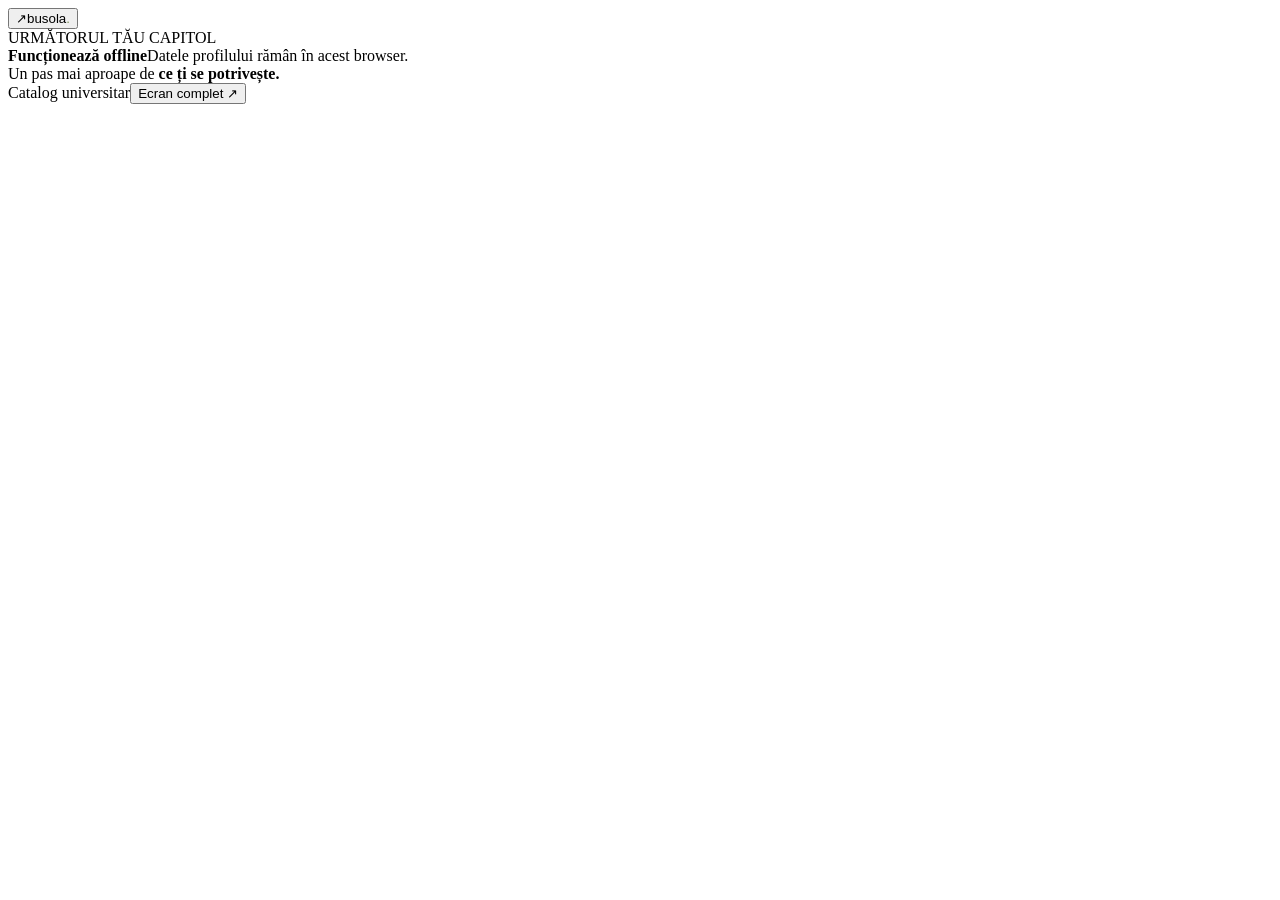
<file: src/index.html>
<!DOCTYPE html>
<html lang="ro"><head><meta charset="UTF-8"><meta name="viewport" content="width=device-width, initial-scale=1"><meta name="description" content="Busola — explorează programele universitare pe baza intereselor și a cerințelor de admitere."><title>Busola — găsește-ți direcția</title><style>/* STYLE */</style></head><body>
<div class="shell"><aside class="sidebar"><button class="brand" data-go="home" aria-label="Busola, pagina de start"><span class="brandmark">↗</span><span class="brandword">busola<span style="color:#7f925d">.</span></span></button><div class="navlabel">URMĂTORUL TĂU CAPITOL</div><nav class="nav" aria-label="Navigare principală" id="nav"></nav><div class="side-bottom"><strong><span class="dot"></span>Funcționează offline</strong>Datele profilului rămân în acest browser.</div></aside><div class="workspace"><header class="topbar"><span>Un pas mai aproape de <strong>ce ți se potrivește.</strong></span><div class="toptools"><span class="pill"><span class="dot"></span>Catalog universitar</span><button class="quiet" data-action="fullscreen">Ecran complet ↗</button></div></header><main class="main" id="main" tabindex="-1"></main></div></div>
<dialog class="modal" id="dialog" aria-label="Detalii program"><div class="modal-inside" id="dialog-content"></div></dialog><div class="toast" id="toast" role="status" hidden></div>
<noscript><p style="padding:25px">Activează JavaScript în browser pentru a folosi chestionarul și recomandările.</p></noscript>
<script>/* MODEL */</script><script>/* DATA */</script><script>/* APP */</script><script>/* V2 */</script></body></html>
</file>
